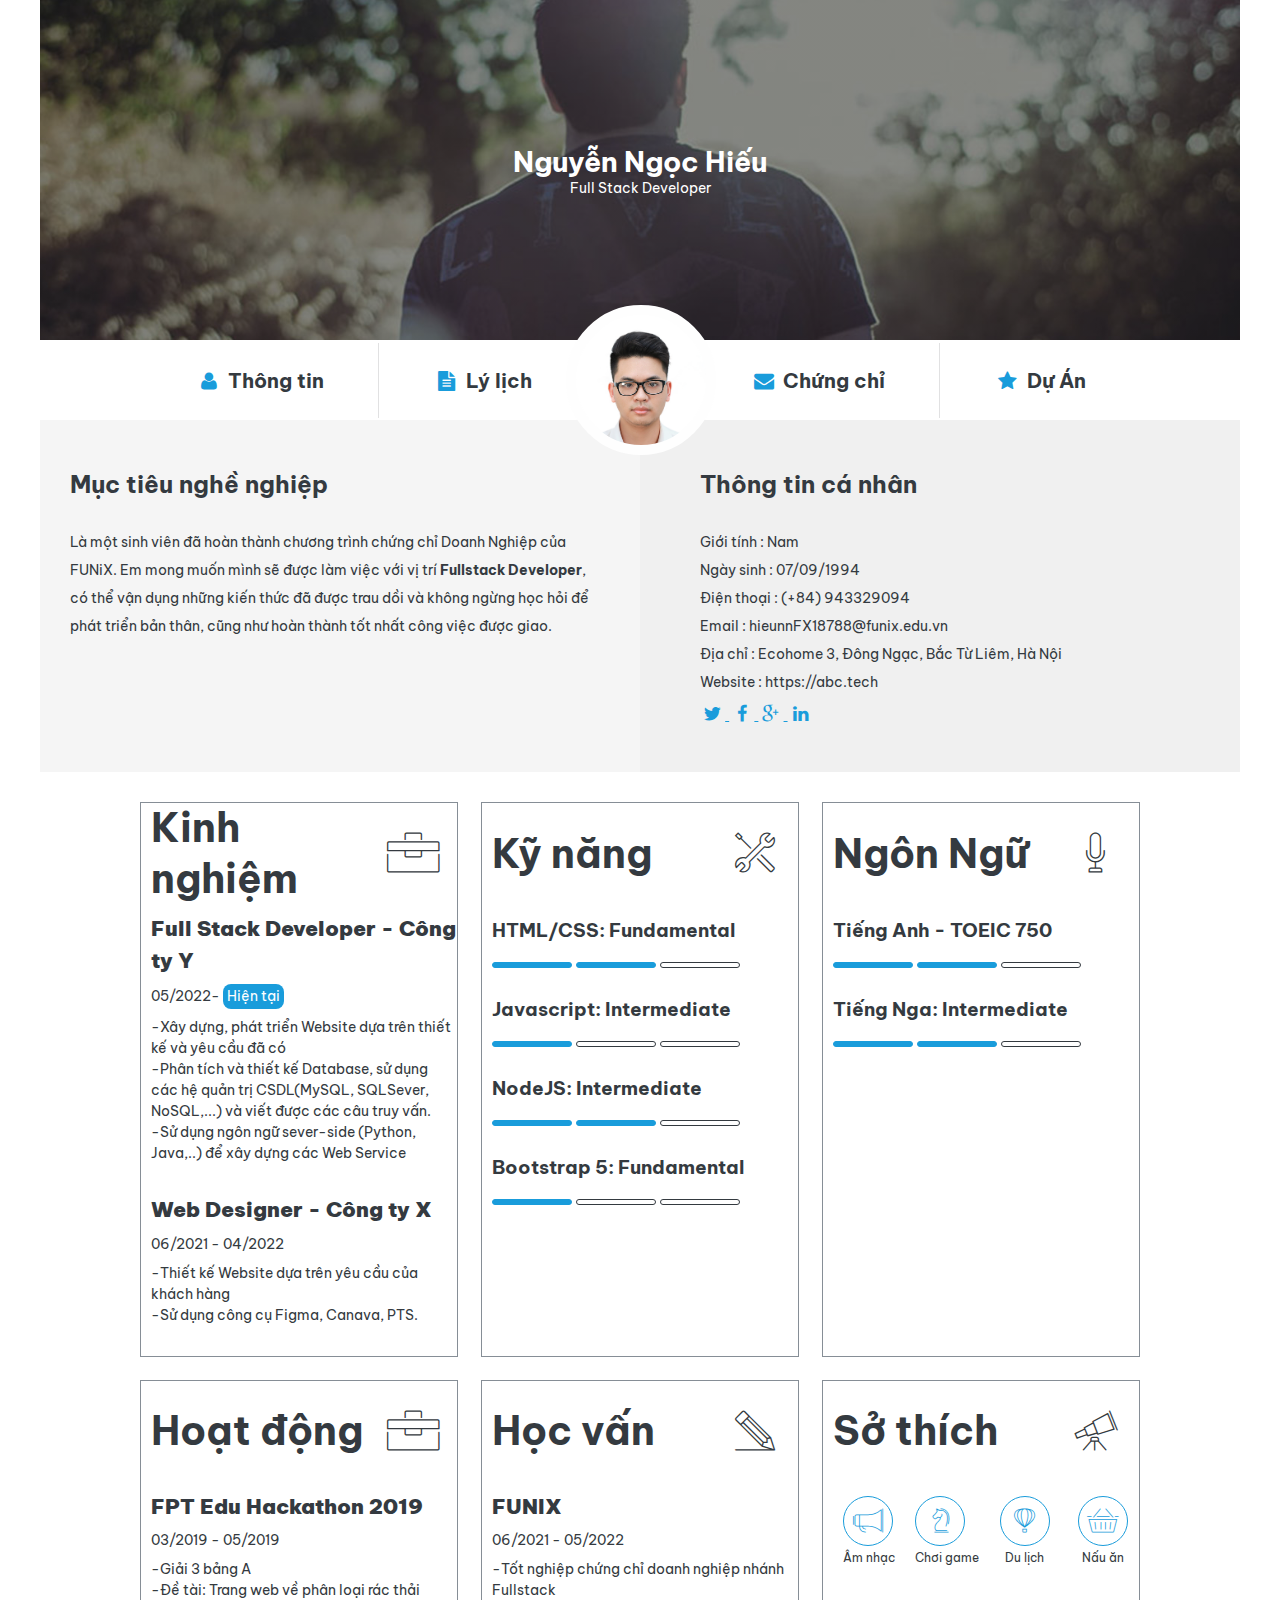
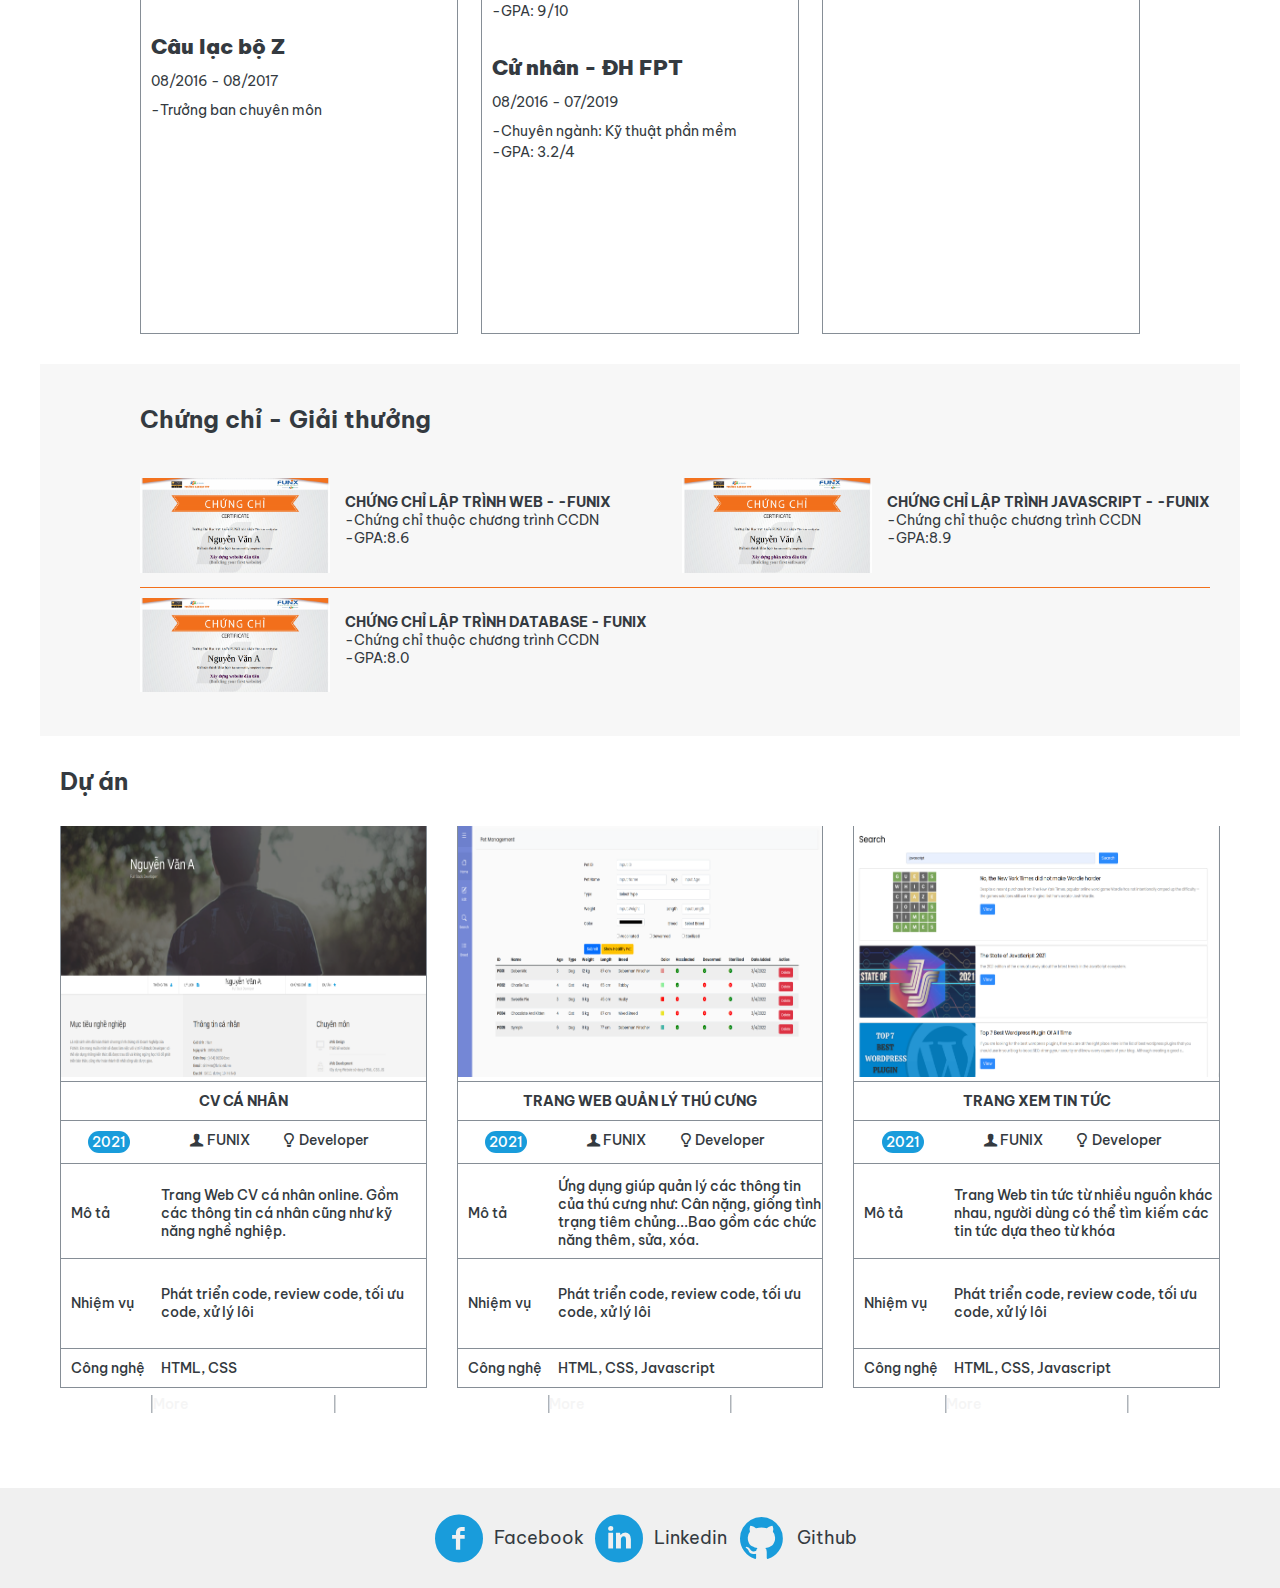
<file: index.html>
<!DOCTYPE html>
<html lang="en">
  <head>
    <meta charset="UTF-8" />
    <meta http-equiv="X-UA-Compatible" content="IE=edge" />
    <meta name="viewport" content="width=device-width, initial-scale=1.0" />
    <link href="https://cdn.jsdelivr.net/npm/bootstrap@5.0.2/dist/css/bootstrap.min.css" rel="stylesheet" integrity="sha384-EVSTQN3/azprG1Anm3QDgpJLIm9Nao0Yz1ztcQTwFspd3yD65VohhpuuCOmLASjC" crossorigin="anonymous">
    <link rel="stylesheet" href="./css/laptop.css">
    <link rel="stylesheet" href="./css/tablet.css">
    <link rel="stylesheet" href="./css/mobile.css" />
    <link rel="stylesheet" href="./css/font.css" />
    <link rel="preconnect" href="https://fonts.googleapis.com" />
    <link rel="preconnect" href="https://fonts.gstatic.com" crossorigin />
    <link
      href="https://fonts.googleapis.com/css2?family=Be+Vietnam+Pro:wght@400;500;600;700&display=swap"
      rel="stylesheet"
    />
    <title>Assignment 03</title>
  </head>
  <body>
    <div id="banner">
      <div class="banner-img container">
				<div class="text-banner">
					<h1>Nguyễn Ngọc Hiếu</h1>
					<span>Full Stack Developer</span>
				</div>
			</div>
    </div>
    <section class="container" id="nav-bar">
      <nav class="container nav-container">
        <div class="nav-items nav-items--right-border">
          <i class="icon-user"></i>
          <a href="#">Thông tin</a>
        </div>
        <div class="nav-items nav-items--right-border">
          <i class="icon-doc-text-inv"></i>
          <a href="#">Lý lịch</a>
        </div>
        <div class="nav-avatar nav-items">
          <div class="nav-img"></div>
        </div>
        <div class="nav-items nav-items--left-border">
          <i class="icon-mail-alt"></i>
          <a href="#">Chứng chỉ</a>
        </div>
        <div class="nav-items nav-items--left-border">
          <i class="icon-star-1"></i>
          <a href="#">Dự Án</a>
        </div>
      </nav>
    </section>
    <section id="about">
      <div class="container container-grid">
        <div id="target">
          <h1 class="section-title">Mục tiêu nghề nghiệp</h1>
          <p>
            Là một sinh viên đã hoàn thành chương trình chứng chỉ Doanh Nghiệp
            của FUNiX. Em mong muốn mình sẽ được làm việc với vị trí
            <b>Fullstack Developer</b>, có thể vận dụng những kiến thức đã được
            trau dồi và không ngừng học hỏi để phát triển bản thân, cũng như
            hoàn thành tốt nhất công việc được giao.
          </p>
        </div>
        <div id="personal-info">
          <h1 class="section-title">Thông tin cá nhân</h1>
          <ul class="mt-40 info">
            <li><span>Giới tính</span> : Nam</li>
            <li><span>Ngày sinh</span> : 07/09/1994</li>
            <li><span>Điện thoại</span> : (+84) 943329094</li>
            <li><span>Email</span> : hieunnFX18788@funix.edu.vn</li>
            <li><span>Địa chỉ</span> : Ecohome 3, Đông Ngạc, Bắc Từ Liêm, Hà Nội</li>
            <li><span>Website</span> : https://abc.tech</li>
          </ul>
          <div class="info-social">
            <a href="#" class="icon-social">
              <i class="icon-twitter"></i>
            </a>
            <a href="#" class="icon-social">
              <i class="icon-facebook"></i>
            </a>
            <a href="#" class="icon-social">
              <i class="icon-gplus"></i>
            </a>
            <a href="#" class="icon-social">
              <i class="icon-linkedin"></i>
            </a>
          </div>
        </div>
      </div>
    </section>
    <section id="job-info" class="container">
      <div class="container job-info-grid">
        <div class="job-info-grid-items">
          <div class="info-header">
            <h1>Kinh nghiệm</h1>
          </div>
          <div class="info-icon">
            <i class="ic-toolbox"></i>
          </div>
          <div class="info-content">
            <ul>
              <li>
                <h2><strong>Full Stack Developer - Công ty Y</strong></h2>
                <div class="info-time">
                  <span>05/2022-</span>
                  <div class="text-effect">Hiện tại</div>
                </div>
                <p>
                  -Xây dựng, phát triển Website dựa trên thiết kế và yêu cầu đã
                  có
                  <br />
                  -Phân tích và thiết kế Database, sử dụng các hệ quản trị
                  CSDL(MySQL, SQLSever, NoSQL,...) và viết được các câu truy
                  vấn.
                  <br />
                  -Sử dụng ngôn ngữ sever-side (Python, Java,..) để xây dựng các
                  Web Service <br />
                </p>
              </li>
              <li>
                <h2><strong>Web Designer - Công ty X</strong></h2>
                <div class="info-time">
                  <span>06/2021 - 04/2022</span>
                </div>
                <p>
                  -Thiết kế Website dựa trên yêu cầu của khách hàng
                  <br />
                  -Sử dụng công cụ Figma, Canava, PTS.
                  <br />
                </p>
              </li>
            </ul>
          </div>
        </div>
        <div class="job-info-grid-items">
          <div class="info-header">
            <h1>Kỹ năng</h1>
          </div>
          <div class="info-icon">
            <i class="ic-tools-2"></i>
          </div>
          <div class="info-content">
            <div class="skill-container">
              <h3 class="skill-header">HTML/CSS: Fundamental</h3>
              <div class="sikll-ilus">
                <span class="ilus-icon ilus-icon--blue"></span>
                <span class="ilus-icon ilus-icon--blue"></span>
                <span class="ilus-icon"></span>
              </div>
            </div>

            <div class="skill-container">
              <h3 class="skill-header">Javascript: Intermediate</h3>
              <div class="sikll-ilus">
                <span class="ilus-icon ilus-icon--blue"></span>
                <span class="ilus-icon"></span>
                <span class="ilus-icon"></span>
              </div>
            </div>

            <div class="skill-container">
              <h3 class="skill-header">NodeJS: Intermediate</h3>
              <div class="sikll-ilus">
                <span class="ilus-icon ilus-icon--blue"></span>
                <span class="ilus-icon ilus-icon--blue"></span>
                <span class="ilus-icon"></span>
              </div>
            </div>

            <div class="skill-container">
              <h3 class="skill-header">Bootstrap 5: Fundamental</h3>
              <div class="sikll-ilus">
                <span class="ilus-icon ilus-icon--blue"></span>
                <span class="ilus-icon"></span>
                <span class="ilus-icon"></span>
              </div>
            </div>
          </div>
        </div>
        <div class="job-info-grid-items">
          <div class="info-header">
            <h1>Ngôn Ngữ</h1>
          </div>
          <div class="info-icon">
            <i class="ic-mic"></i>
          </div>
          <div class="info-content">
            <div class="skill-container">
              <h3 class="skill-header">Tiếng Anh - TOEIC 750</h3>
              <div class="sikll-ilus">
                <span class="ilus-icon ilus-icon--blue"></span>
                <span class="ilus-icon ilus-icon--blue"></span>
                <span class="ilus-icon"></span>
              </div>
            </div>

            <div class="skill-container">
              <h3 class="skill-header">Tiếng Nga: Intermediate</h3>
              <div class="sikll-ilus">
                <span class="ilus-icon ilus-icon--blue"></span>
                <span class="ilus-icon ilus-icon--blue"></span>
                <span class="ilus-icon"></span>
              </div>
            </div>
          </div>
        </div>
        <div class="job-info-grid-items">
          <div class="info-header">
            <h1>Hoạt động</h1>
          </div>
          <div class="info-icon">
            <i class="ic-toolbox"></i>
          </div>
          <div class="info-content">
            <ul>
              <li>
                <h2><strong>FPT Edu Hackathon 2019</strong></h2>
                <div class="info-time">
                  <span>03/2019 - 05/2019</span>
                </div>
                <p>
                  -Giải 3 bảng A
                  <br />
                  -Đề tài: Trang web về phân loại rác thải
                  <br />
                </p>
              </li>
              <li>
                <h2><strong>Câu lạc bộ Z</strong></h2>
                <div class="info-time">
                  <span>08/2016 - 08/2017</span>
                </div>
                <p>-Trưởng ban chuyên môn</p>
              </li>
            </ul>
          </div>
        </div>
        <div class="job-info-grid-items">
          <div class="info-header">
            <h1>Học vấn</h1>
          </div>
          <div class="info-icon">
            <i class="ic-pencil"></i>
          </div>
          <div class="info-content">
            <ul>
              <li>
                <h2><strong>FUNIX</strong></h2>
                <div class="info-time">
                  <span>06/2021 - 05/2022</span>
                </div>
                <p>
                  -Tốt nghiệp chứng chỉ doanh nghiệp nhánh Fullstack
                  <br />
                  -GPA: 9/10
                  <br />
                </p>
              </li>
              <li>
                <h2><strong>Cử nhân - ĐH FPT</strong></h2>
                <div class="info-time">
                  <span>08/2016 - 07/2019</span>
                </div>
                <p>
                  -Chuyên ngành: Kỹ thuật phần mềm
                  <br />
                  -GPA: 3.2/4
                  <br />
                </p>
              </li>
            </ul>
          </div>
        </div>
        <div class="job-info-grid-items">
          <div class="info-header">
            <h1>Sở thích</h1>
          </div>
          <div class="info-icon">
            <i class="ic-telescope"></i>
          </div>
          <div class="info-content hobby-grid">
            <div class="hobby-items">
              <div class="hobby-icon"><i class="ic-megaphone"></i><br /></div>
              <div class="hobby-text">Âm nhạc</div>
            </div>

            <div class="hobby-items">
              <div class="hobby-icon"><i class="ic-strategy"></i><br /></div>
              <div class="hobby-text">Chơi game</div>
            </div>

            <div class="hobby-items">
              <div class="hobby-icon">
                <i class="ic-hotairballoon"></i><br />
              </div>
              <div class="hobby-text">Du lịch</div>
            </div>

            <div class="hobby-items">
              <div class="hobby-icon"><i class="ic-basket"></i><br /></div>
              <div class="hobby-text">Nấu ăn</div>
            </div>
          </div>
        </div>
      </div>
    </section>
    <section id="certificate">
      <div class="container certificate-container">
        <h1 class="section-title">Chứng chỉ - Giải thưởng</h1>

        <div class="line1">
          <div class="block block-border-mobile block-border-tablet">
            <div class="block-img">
              <img class="img-pic" src="images/Cert_DBI.png" alt="Certificate 1" />
            </div>
            <p class="block-text">
              <strong>CHỨNG CHỈ LẬP TRÌNH WEB - -FUNIX</strong><br />
              -Chứng chỉ thuộc chương trình CCDN <br />
              -GPA:8.6 <br />
            </p>
          </div>
          <div class="block block-border-mobile">
            <div class="block-img">
              <img class="img-pic" src="images/Cert_PRF.png" alt="Certificate 2" />
            </div>
            <p class="block-text">
              <strong>CHỨNG CHỈ LẬP TRÌNH JAVASCRIPT - -FUNIX</strong><br />
              -Chứng chỉ thuộc chương trình CCDN <br />
              -GPA:8.9 <br />
            </p>
          </div>
        </div>
        <div class="line2">
          <div class="block block-border-mobile">
            <div block-img>
              <img class="img-pic" src="images/Cert_WEB.png" alt="Certificate 3" />
            </div>
            <p class="block-text">
              <strong>CHỨNG CHỈ LẬP TRÌNH DATABASE - FUNIX</strong><br />
              -Chứng chỉ thuộc chương trình CCDN <br />
              -GPA:8.0 <br />
            </p>
          </div>
        </div>
      </div>
    </section>
    <section id="project">
      <div class="container ">
				<h1 class="project-section-title">Dự án</h1>
				<div class="container project-grid">
<!-- Project 1 -->
<div class="project1">
	<div class="project-img">
		<img src="images/project_1.png" alt="Project 1">
	</div>
	<div class="project-title">
		<strong>

			CV CÁ NHÂN
		</strong>
	</div>
  <!-- test project1-line3  -->
  <div class="project1-line3">
	
		<div class="project-time">2021</div>
    <div class="wrap">

      <div class="project-company">
        <i class="icon-user-1"></i>
        <div>FUNIX</div>
      </div>
      <div class="project-position">
        <i class="icon-lamp"></i>
        <div>Developer</div>
      </div>
    </div>
	
</div>
	<div class="project-line4">
		<div class="line4-left">Mô tả</div>
		<div class="line4-right">
			<span class="project-des">
				Trang Web CV cá nhân online. Gồm các thông tin cá nhân cũng như kỹ năng nghề nghiệp.
			</span>
		</div>
		<div class="line4-left">Nhiệm vụ</div>
		<div class="line4-right">
			<span>
				Phát triển code, review code, tối ưu code, xử lý lôi
			</span>
		</div>
		<div class="line4-left">Công nghệ</div>
		<div class="line4-right">
			<span>
				HTML, CSS
			</span>
		</div>
	</div>
  <!-- advance button -->
  <div class="btn btn-primary">
    <a href="Advance/project1.html">More</a>
  </div>
</div>
<!-- Project 2 -->
<div class="project1">
	<div class="project-img">
		<img src="images/project_2.png" alt="Project 2">
	</div>
	<div class="project-title">
		<strong>

			TRANG WEB QUẢN LÝ THÚ CƯNG
		</strong>
	</div>
<div class="project1-line3">
	
		<div class="project-time">2021</div>
    <div class="wrap">

      <div class="project-company">
        <i class="icon-user-1"></i>
        <div>FUNIX</div>
      </div>
      <div class="project-position">
        <i class="icon-lamp"></i>
        <div>Developer</div>
      </div>
    </div>
	
</div>
	<div class="project-line4">
		<div class="line4-left">Mô tả</div>
		<div class="line4-right">
			<span class="project-des">
				Ứng dụng giúp quản lý các thông tin của thú cưng như: Cân nặng, giống
				tình trạng tiêm chủng...Bao gồm các chức năng thêm, sửa, xóa.
			</span>
		</div>
		<div class="line4-left">Nhiệm vụ</div>
		<div class="line4-right">
			<span>
				Phát triển code, review code, tối ưu code, xử lý lôi
			</span>
		</div>
		<div class="line4-left">Công nghệ</div>
		<div class="line4-right">
			<span>
				HTML, CSS, Javascript
			</span>
		</div>
	</div>
   <!-- advance button -->
   <div class="btn btn-primary">
    <a href="Advance/project2.html">More</a>
  </div>
</div>
<!-- Project 3 -->
<div class="project1">
	<div class="project-img">
		<img src="images/project_3.png" alt="Project 3">
	</div>
	<div class="project-title">
		<strong>

			TRANG XEM TIN TỨC
		</strong>
	</div>
  <div class="project1-line3">
	
		<div class="project-time">2021</div>
    <div class="wrap">

      <div class="project-company">
        <i class="icon-user-1"></i>
        <div>FUNIX</div>
      </div>
      <div class="project-position">
        <i class="icon-lamp"></i>
        <div>Developer</div>
      </div>
    </div>
	
</div>
	<div class="project-line4">
		<div class="line4-left">Mô tả</div>
		<div class="line4-right">
			<span class="project-des">
				Trang Web tin tức từ nhiều nguồn khác nhau, người dùng có thể tìm
				kiếm các tin tức dựa theo từ khóa
			</span>
		</div>
		<div class="line4-left">Nhiệm vụ</div>
		<div class="line4-right">
			<span>
				Phát triển code, review code, tối ưu code, xử lý lôi
			</span>
		</div>
		<div class="line4-left">Công nghệ</div>
		<div class="line4-right">
			<span>
				HTML, CSS, Javascript
			</span>
		</div>
	</div>
   <!-- advance button -->
   <div class="btn btn-primary">
    <a href="Advance/project3.html">More</a>
  </div>
</div>
        
    </section>
    <section id="footer">
      <div class="footer-container">
        <ul>
          <li>
						<a href="#">

							<i class="icon-facebook-circled footer-icon"></i>
						<div class="footer-text">
							Facebook
						</div>
						</a>
					</li>
          <li>
						<a href="#">

							<i class="icon-linkedin-circled footer-icon"></i>
							<div class="footer-text">
								Linkedin
							</div>
						</a>
					</li>
          <li>
						<a href="#">

							<i class="icon-github-circled footer-icon"></i>
							<div class="footer-text">
								Github
							</div>
						</a>
					</li>
        </ul>
      </div>
    </section>
    <script src="https://cdn.jsdelivr.net/npm/@popperjs/core@2.9.2/dist/umd/popper.min.js" integrity="sha384-IQsoLXl5PILFhosVNubq5LC7Qb9DXgDA9i+tQ8Zj3iwWAwPtgFTxbJ8NT4GN1R8p" crossorigin="anonymous"></script>
<script src="https://cdn.jsdelivr.net/npm/bootstrap@5.0.2/dist/js/bootstrap.min.js" integrity="sha384-cVKIPhGWiC2Al4u+LWgxfKTRIcfu0JTxR+EQDz/bgldoEyl4H0zUF0QKbrJ0EcQF" crossorigin="anonymous"></script>
  </body>
</html>
</file>
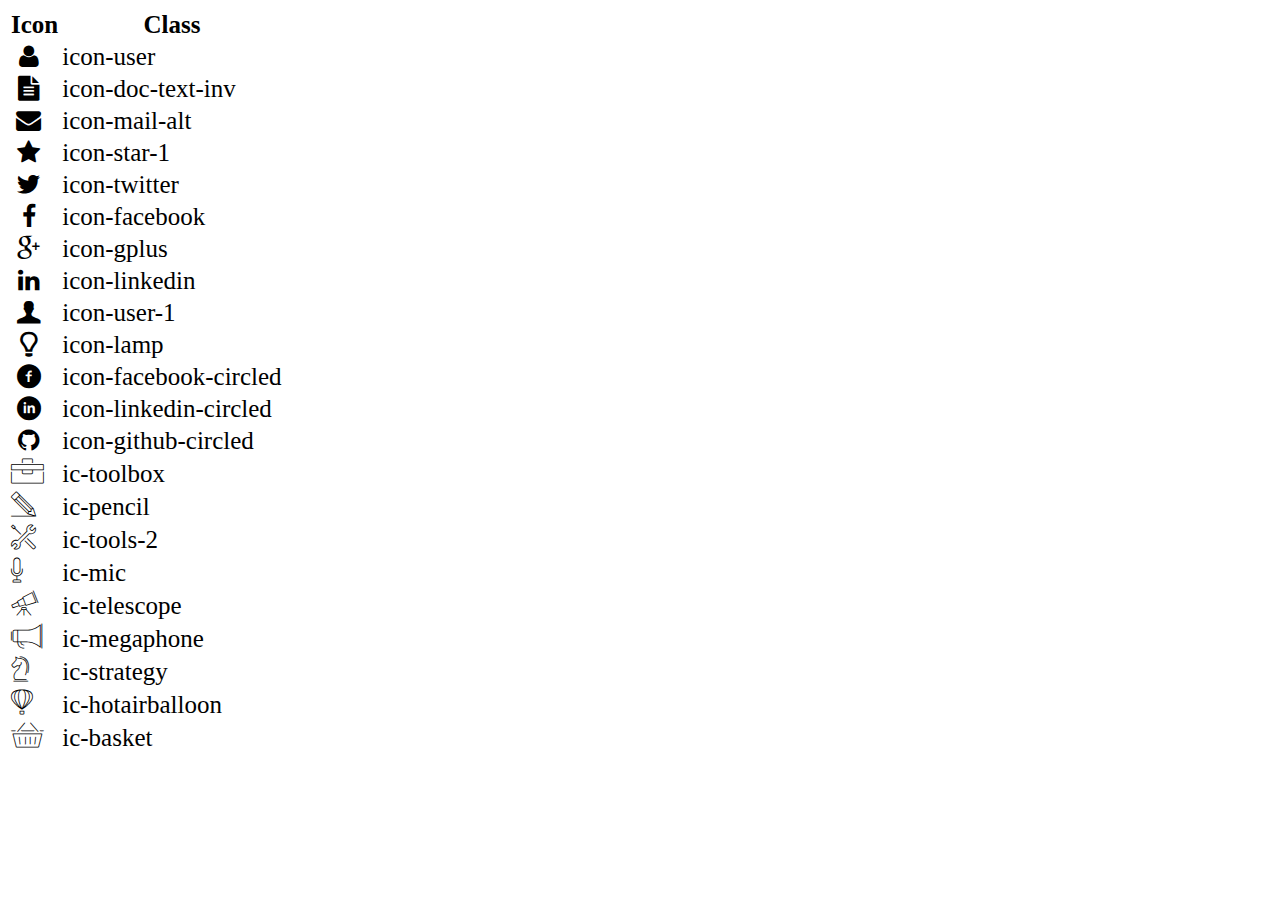
<file: icon-list.html>
<!DOCTYPE html>
<html lang="en">

<head>
    <meta charset="UTF-8">
    <meta http-equiv="X-UA-Compatible" content="IE=edge">
    <meta name="viewport" content="width=device-width, initial-scale=1.0">
    <link rel="stylesheet" href="css/font.css">
    <title>Icon List</title>
</head>

<body>
    <table style="font-size: 25px;">
        <thead>
            <tr>
                <th>Icon</th>
                <th>Class</th>
            </tr>
        </thead>
        <tbody>
            <tr>
                <td><i class="icon-user"></i></td>
                <td>icon-user</td>
            </tr>
            <tr>
                <td><i class="icon-doc-text-inv"></i></td>
                <td>icon-doc-text-inv</td>
            </tr>
            <tr>
                <td><i class="icon-mail-alt"></i></td>
                <td>icon-mail-alt</td>
            </tr>
            <tr>
                <td><i class="icon-star-1"></i></td>
                <td>icon-star-1</td>
            </tr>
            <tr>
                <td><i class="icon-twitter"></i></td>
                <td>icon-twitter</td>
            </tr>
            <tr>
                <td><i class="icon-facebook"></i></td>
                <td>icon-facebook</td>
            </tr>
            <tr>
                <td><i class="icon-gplus"></i></td>
                <td>icon-gplus</td>
            </tr>
            <tr>
                <td><i class="icon-linkedin"></i></td>
                <td>icon-linkedin</td>
            </tr>
            <tr>
                <td><i class="icon-user-1"></i></td>
                <td>icon-user-1</td>
            </tr>
            <tr>
                <td><i class="icon-lamp"></i></td>
                <td>icon-lamp</td>
            </tr>
            <tr>
                <td><i class="icon-facebook-circled"></i></td>
                <td>icon-facebook-circled</td>
            </tr>
            <tr>
                <td><i class="icon-linkedin-circled"></i></td>
                <td>icon-linkedin-circled</td>
            </tr>
            <tr>
                <td><i class="icon-github-circled"></i></td>
                <td>icon-github-circled</td>
            </tr>
            <tr>
                <td><i class="ic-toolbox"></i></td>
                <td>ic-toolbox</td>
            </tr>
            <tr>
                <td><i class="ic-pencil"></i></td>
                <td>ic-pencil</td>
            </tr>
            <tr>
                <td><i class="ic-tools-2"></i></td>
                <td>ic-tools-2</td>
            </tr>

            <tr>
                <td><i class="ic-mic"></i></td>
                <td>ic-mic</td>
            </tr>
            <tr>
                <td><i class="ic-telescope"></i></td>
                <td>ic-telescope</td>
            </tr>
            <tr>
                <td><i class="ic-megaphone"></i></td>
                <td>ic-megaphone</td>
            </tr>
            <tr>
                <td><i class="ic-strategy"></i></td>
                <td>ic-strategy</td>
            </tr>
            <tr>
                <td><i class="ic-hotairballoon"></i></td>
                <td>ic-hotairballoon</td>
            </tr>
            <tr>
                <td><i class="ic-basket"></i></td>
                <td>ic-basket</td>
            </tr>
        </tbody>
    </table>
</body>

</html>
</file>
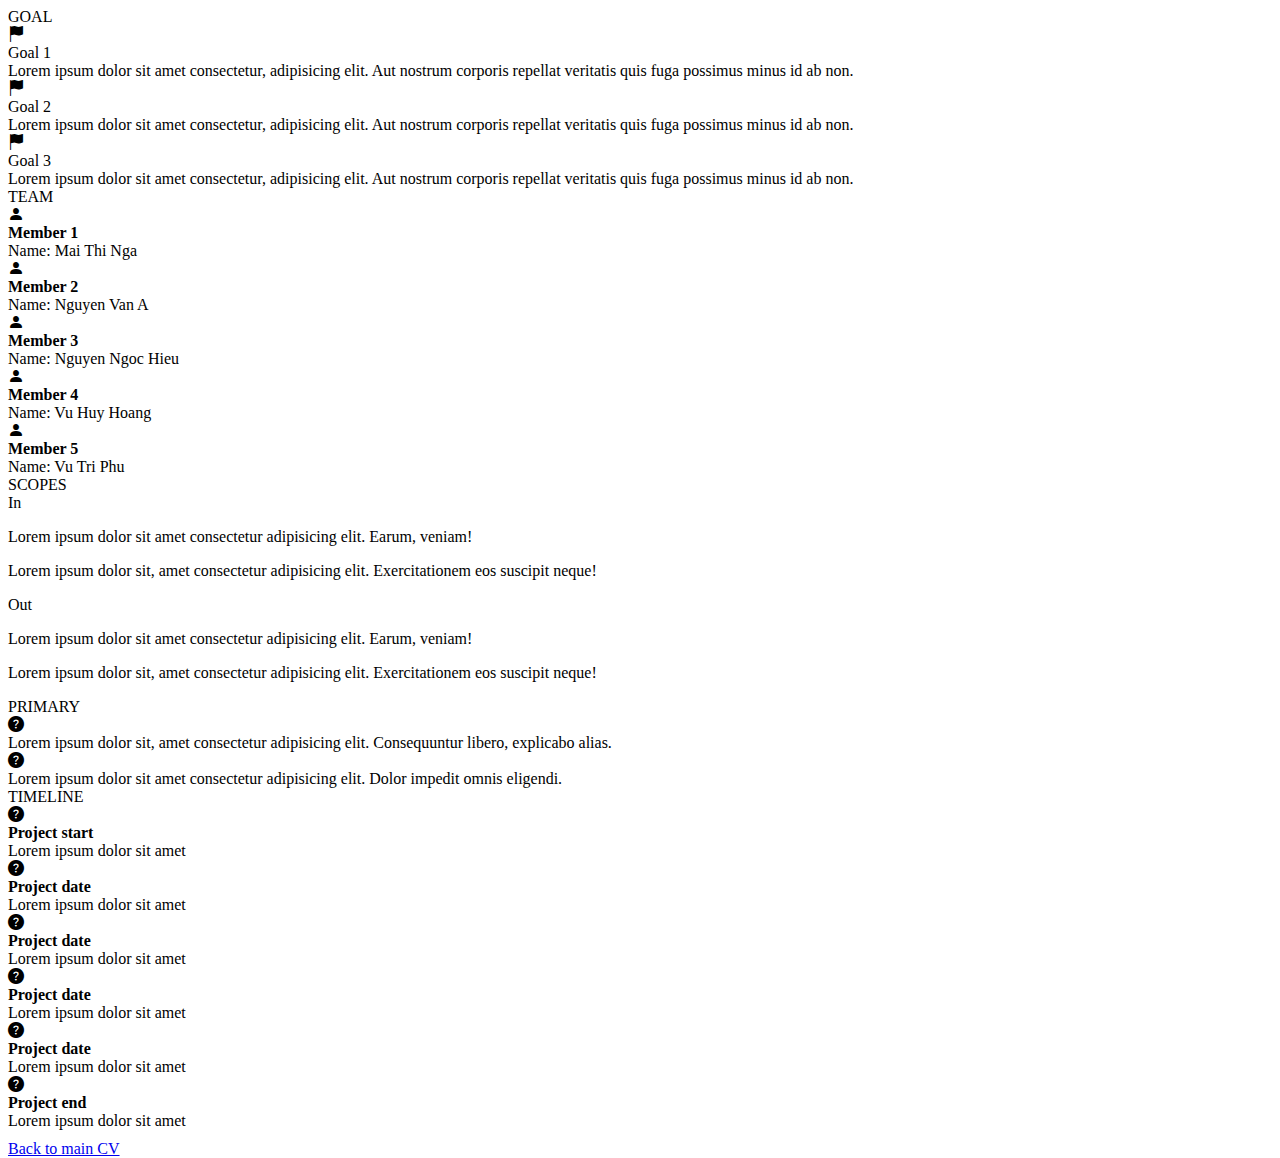
<file: Advance/project1.html>
<!DOCTYPE html>
<html lang="en">
  <head>
    <meta charset="UTF-8" />
    <meta http-equiv="X-UA-Compatible" content="IE=edge" />
    <meta name="viewport" content="width=device-width, initial-scale=1.0" />
    <title>Project 1</title>
    <!-- CSS bootstrap5 -->
    <link
      href="https://cdn.jsdelivr.net/npm/bootstrap@5.0.2/dist/css/bootstrap.min.css"
      rel="stylesheet"
      integrity="sha384-EVSTQN3/azprG1Anm3QDgpJLIm9Nao0Yz1ztcQTwFspd3yD65VohhpuuCOmLASjC"
      crossorigin="anonymous"
    />
    <link
      rel="stylesheet"
      href="https://cdn.jsdelivr.net/npm/bootstrap-icons@1.9.1/font/bootstrap-icons.css"
    />
    <script
      src="https://cdn.jsdelivr.net/npm/bootstrap@5.0.2/dist/js/bootstrap.bundle.min.js"
      integrity="sha384-MrcW6ZMFYlzcLA8Nl+NtUVF0sA7MsXsP1UyJoMp4YLEuNSfAP+JcXn/tWtIaxVXM"
      crossorigin="anonymous"
    ></script>
  </head>
  <body>
    <div class="container bg-primary border border-5 border-primary">
      <div class="row d-block d-lg-flex">
        <div class="col">
          <div class="row d-block d-lg-flex">
            <!-- Block 1: Goal -->
            <div class="col bg-light mb-1 me-lg-1">
              <div>
                <div
                  class="fw-bold fs-4 border-bottom border-primary pb-2 mb-2"
                >
                  GOAL
                </div>
                <div class="d-flex justify-content-center align-items-center">
                  <div class="">
                    <i class="bi bi-flag-fill fs-3 px-3"></i>
                  </div>
                  <div class="border-bottom border-primary pb-2 mb-2">
                    <span class="fw-bold"> Goal 1 </span> <br />
                    Lorem ipsum dolor sit amet consectetur, adipisicing elit.
                    Aut nostrum corporis repellat veritatis quis fuga possimus
                    minus id ab non.
                  </div>
                </div>
                <div class="d-flex justify-content-center align-items-center">
                  <div class="">
                    <i class="bi bi-flag-fill fs-3 px-3"></i>
                  </div>
                  <div class="border-bottom border-primary pb-2 mb-2">
                    <span class="fw-bold"> Goal 2 </span> <br />
                    Lorem ipsum dolor sit amet consectetur, adipisicing elit.
                    Aut nostrum corporis repellat veritatis quis fuga possimus
                    minus id ab non.
                  </div>
                </div>
                <div class="d-flex justify-content-center align-items-center">
                  <div class="">
                    <i class="bi bi-flag-fill fs-3 px-3"></i>
                  </div>
                  <div class="pb-2 mb-2">
                    <span class="fw-bold"> Goal 3 </span> <br />
                    Lorem ipsum dolor sit amet consectetur, adipisicing elit.
                    Aut nostrum corporis repellat veritatis quis fuga possimus
                    minus id ab non.
                  </div>
                </div>
              </div>
            </div>
            <!-- Block 2: Team -->
            <div class="col-lg-4 bg-light mb-1 me-lg-1">
              <div class="fw-bold fs-4 border-bottom border-primary pb-2 mb-2">
                TEAM
              </div>
              <div class="d-flex justify-content-start py-2">
                <div class="d-flex align-items-center">
                  <i class="bi bi-person-fill fs-3 px-3"></i>
                </div>
                <div class="d-flex align-items-center">
                  <span>
                    <strong> Member 1 <br /> </strong>
                    Name: Mai Thi Nga
                  </span>
                </div>
              </div>
              <div class="d-flex justify-content-start py-2">
                <div class="d-flex align-items-center">
                  <i class="bi bi-person-fill fs-3 px-3"></i>
                </div>
                <div class="d-flex align-items-center">
                  <span>
                    <strong> Member 2 <br /> </strong>
                    Name: Nguyen Van A
                  </span>
                </div>
              </div>
              <div class="d-flex justify-content-start py-2">
                <div class="d-flex align-items-center">
                  <i class="bi bi-person-fill fs-3 px-3"></i>
                </div>
                <div class="d-flex align-items-center">
                  <span>
                    <strong> Member 3 <br /> </strong>
                    Name: Nguyen Ngoc Hieu
                  </span>
                </div>
              </div>
              <div class="d-flex justify-content-start py-2">
                <div class="d-flex align-items-center">
                  <i class="bi bi-person-fill fs-3 px-3"></i>
                </div>
                <div class="d-flex align-items-center">
                  <span>
                    <strong> Member 4 <br /> </strong>
                    Name: Vu Huy Hoang
                  </span>
                </div>
              </div>
              <div class="d-flex justify-content-start py-2">
                <div class="d-flex align-items-center">
                  <i class="bi bi-person-fill fs-3 px-3"></i>
                </div>
                <div class="d-flex align-items-center">
                  <span>
                    <strong> Member 5 <br /> </strong>
                    Name: Vu Tri Phu
                  </span>
                </div>
              </div>
            </div>
          </div>

          <div class="row d-block d-lg-flex">
            <!-- Block 3: Scopes -->
            <div class="col bg-light mb-1 mb-lg-0 me-lg-1">
              <div class="fw-bold fs-4 border-bottom border-primary pb-2 mb-2">
                SCOPES
              </div>
              <div>
                <div class="d-flex justify-content-center align-items-center">
                  <div>
                    <span class="fw-bold fs-5">In</span>
                    <p>
                      Lorem ipsum dolor sit amet consectetur adipisicing elit.
                      Earum, veniam!
                    </p>
                    <p>
                      Lorem ipsum dolor sit, amet consectetur adipisicing elit.
                      Exercitationem eos suscipit neque!
                    </p>
                  </div>
                  <div>
                    <span class="fw-bold fs-5">Out</span>
                    <p>
                      Lorem ipsum dolor sit amet consectetur adipisicing elit.
                      Earum, veniam!
                    </p>
                    <p>
                      Lorem ipsum dolor sit, amet consectetur adipisicing elit.
                      Exercitationem eos suscipit neque!
                    </p>
                  </div>
                </div>
              </div>
            </div>
            <!-- Block 4: Primary -->
            <div class="col-lg-4 bg-light mb-1 mb-lg-0 me-lg-1">
              <div class="col bg-light mb-1 me-lg-1">
                <div
                  class="fw-bold fs-4 border-bottom border-primary pb-2 mb-2"
                >
                  PRIMARY
                </div>
                <div class="d-flex justify-content-start">
                  <div class="d-flex align-items-center py-3">
                    <i class="bi bi-question-circle-fill fs-3 px-3"></i>
                  </div>
                  <div class="d-flex align-items-center">
                    <span>
                      Lorem ipsum dolor sit, amet consectetur adipisicing elit.
                      Consequuntur libero, explicabo alias.
                    </span>
                  </div>
                </div>
                <div class="d-flex justify-content-start">
                  <div class="d-flex align-items-center py-3">
                    <i class="bi bi-question-circle-fill fs-3 px-3"></i>
                  </div>
                  <div class="d-flex align-items-center">
                    <span>
                      Lorem ipsum dolor sit amet consectetur adipisicing elit.
                      Dolor impedit omnis eligendi.
                    </span>
                  </div>
                </div>
              </div>
            </div>
          </div>
        </div>
        <!-- Block 5: Timeline -->
        <div class="col-lg-3 bg-light col-md">
          <div class="fw-bold fs-4 border-bottom border-primary pb-2 mb-2">
            TIMELINE
          </div>
          <div class="d-flex justify-content-start">
            <div class="d-flex align-items-center">
              <i class="bi bi-question-circle-fill fs-3 px-3"></i>
            </div>
            <div class="d-flex align-items-center">
              <span class="py-3">
                <strong> Project start <br /></strong>
                Lorem ipsum dolor sit amet
              </span>
            </div>
          </div>
          <div class="d-flex justify-content-start">
            <div class="d-flex align-items-center">
              <i class="bi bi-question-circle-fill fs-3 px-3"></i>
            </div>
            <div class="d-flex align-items-center">
              <span class="py-3">
                <strong> Project date <br /></strong>
                Lorem ipsum dolor sit amet
              </span>
            </div>
          </div>

          <div class="d-flex justify-content-start">
            <div class="d-flex align-items-center">
              <i class="bi bi-question-circle-fill fs-3 px-3"></i>
            </div>
            <div class="d-flex align-items-center">
              <span class="py-3">
                <strong> Project date <br /></strong>
                Lorem ipsum dolor sit amet
              </span>
            </div>
          </div>

          <div class="d-flex justify-content-start">
            <div class="d-flex align-items-center">
              <i class="bi bi-question-circle-fill fs-3 px-3"></i>
            </div>
            <div class="d-flex align-items-center">
              <span class="py-3">
                <strong> Project date <br /></strong>
                Lorem ipsum dolor sit amet
              </span>
            </div>
          </div>

          <div class="d-flex justify-content-start">
            <div class="d-flex align-items-center">
              <i class="bi bi-question-circle-fill fs-3 px-3"></i>
            </div>
            <div class="d-flex align-items-center">
              <span class="py-3">
                <strong> Project date <br /></strong>
                Lorem ipsum dolor sit amet
              </span>
            </div>
          </div>

          <div class="d-flex justify-content-start">
            <div class="d-flex align-items-center">
              <i class="bi bi-question-circle-fill fs-3 px-3"></i>
            </div>
            <div class="d-flex align-items-center">
              <span class="py-3">
                <strong> Project end <br /></strong>
                Lorem ipsum dolor sit amet
              </span>
            </div>
          </div>
        </div>
      </div>
    </div>
    <!-- Block 6: Button Back -->
    <div class="btn btn-primary" style="
    position: relative;
    left: 50%;
    transform: translate(-50%, 10px);">
        <a href="../index.html" class="text-decoration-none text-white""
          >Back to main CV</a>
    </div>
    <!-- Js Bootstrap 5 -->
    <script
      src="https://cdn.jsdelivr.net/npm/@popperjs/core@2.9.2/dist/umd/popper.min.js"
      integrity="sha384-IQsoLXl5PILFhosVNubq5LC7Qb9DXgDA9i+tQ8Zj3iwWAwPtgFTxbJ8NT4GN1R8p"
      crossorigin="anonymous"
    ></script>
    <script
      src="https://cdn.jsdelivr.net/npm/bootstrap@5.0.2/dist/js/bootstrap.min.js"
      integrity="sha384-cVKIPhGWiC2Al4u+LWgxfKTRIcfu0JTxR+EQDz/bgldoEyl4H0zUF0QKbrJ0EcQF"
      crossorigin="anonymous"
    ></script>
  </body>
</html>
</file>
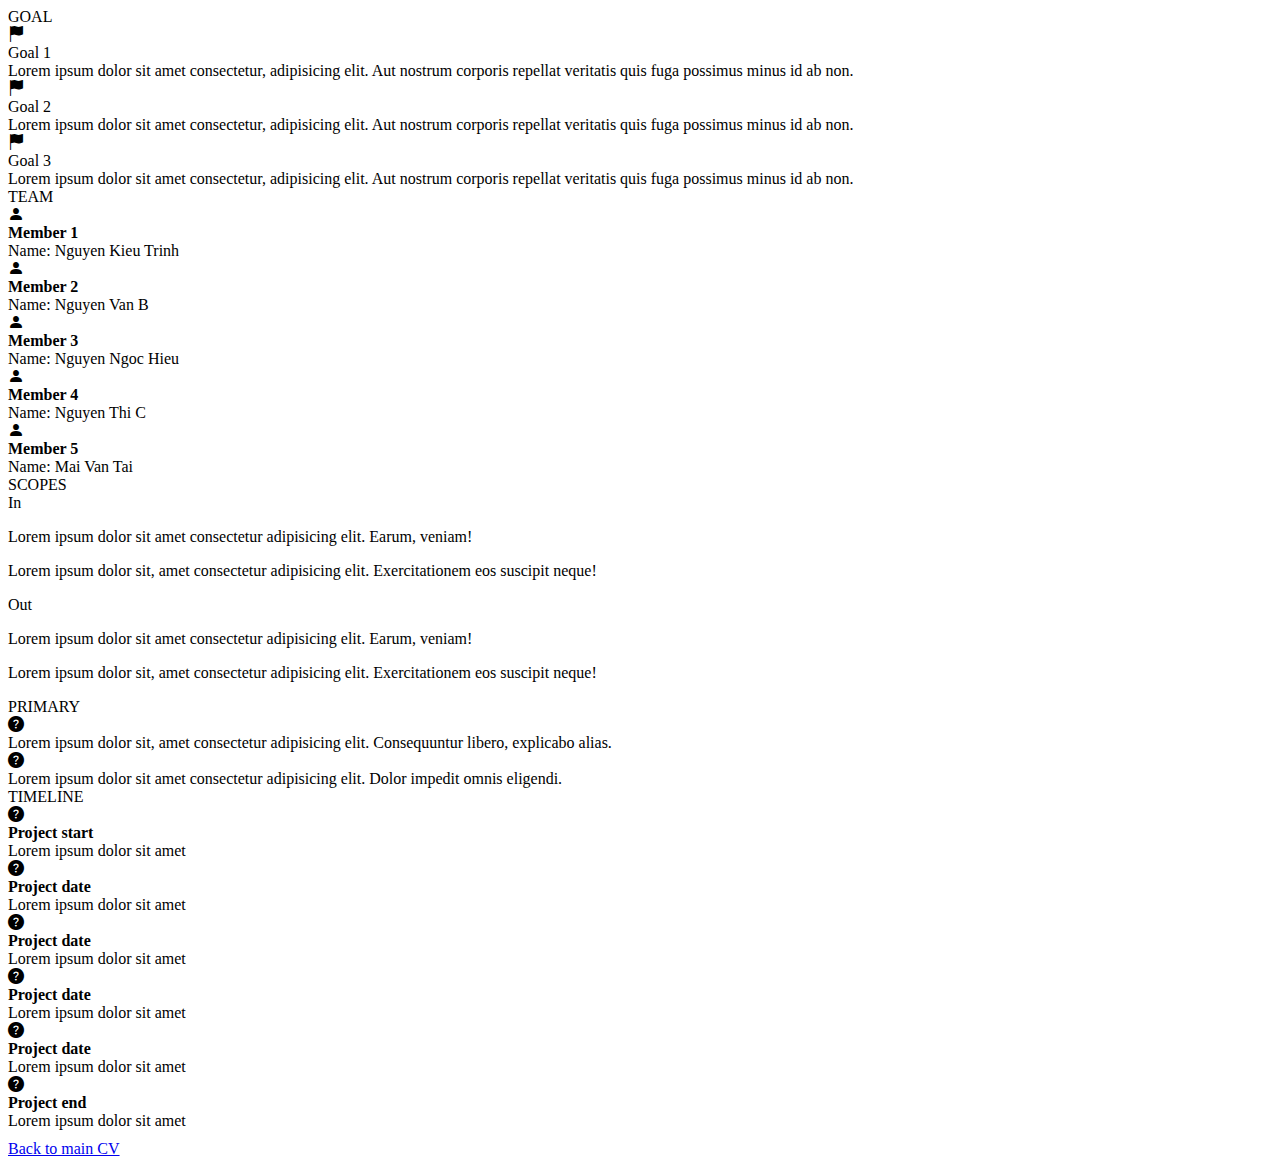
<file: Advance/project2.html>
<!DOCTYPE html>
<html lang="en">
  <head>
    <meta charset="UTF-8" />
    <meta http-equiv="X-UA-Compatible" content="IE=edge" />
    <meta name="viewport" content="width=device-width, initial-scale=1.0" />
    <title>Project 2</title>
    <link
      href="https://cdn.jsdelivr.net/npm/bootstrap@5.0.2/dist/css/bootstrap.min.css"
      rel="stylesheet"
      integrity="sha384-EVSTQN3/azprG1Anm3QDgpJLIm9Nao0Yz1ztcQTwFspd3yD65VohhpuuCOmLASjC"
      crossorigin="anonymous"
    />
    <link
      rel="stylesheet"
      href="https://cdn.jsdelivr.net/npm/bootstrap-icons@1.9.1/font/bootstrap-icons.css"
    />
    <script
      src="https://cdn.jsdelivr.net/npm/bootstrap@5.0.2/dist/js/bootstrap.bundle.min.js"
      integrity="sha384-MrcW6ZMFYlzcLA8Nl+NtUVF0sA7MsXsP1UyJoMp4YLEuNSfAP+JcXn/tWtIaxVXM"
      crossorigin="anonymous"
    ></script>
  </head>
  <body>
    <div class="container bg-primary border border-5 border-primary">
      <div class="row d-block d-lg-flex">
        <div class="col">
          <div class="row d-block d-lg-flex">
            <!-- Block 1: Goal -->
            <div class="col bg-light mb-1 me-lg-1">
              <div>
                <div
                  class="fw-bold fs-4 border-bottom border-primary pb-2 mb-2"
                >
                  GOAL
                </div>
                <div class="d-flex justify-content-center align-items-center">
                  <div class="">
                    <i class="bi bi-flag-fill fs-3 px-3"></i>
                  </div>
                  <div class="border-bottom border-primary pb-2 mb-2">
                    <span class="fw-bold"> Goal 1 </span> <br />
                    Lorem ipsum dolor sit amet consectetur, adipisicing elit.
                    Aut nostrum corporis repellat veritatis quis fuga possimus
                    minus id ab non.
                  </div>
                </div>
                <div class="d-flex justify-content-center align-items-center">
                  <div class="">
                    <i class="bi bi-flag-fill fs-3 px-3"></i>
                  </div>
                  <div class="border-bottom border-primary pb-2 mb-2">
                    <span class="fw-bold"> Goal 2 </span> <br />
                    Lorem ipsum dolor sit amet consectetur, adipisicing elit.
                    Aut nostrum corporis repellat veritatis quis fuga possimus
                    minus id ab non.
                  </div>
                </div>
                <div class="d-flex justify-content-center align-items-center">
                  <div class="">
                    <i class="bi bi-flag-fill fs-3 px-3"></i>
                  </div>
                  <div class="pb-2 mb-2">
                    <span class="fw-bold"> Goal 3 </span> <br />
                    Lorem ipsum dolor sit amet consectetur, adipisicing elit.
                    Aut nostrum corporis repellat veritatis quis fuga possimus
                    minus id ab non.
                  </div>
                </div>
              </div>
            </div>
            <!-- Block 2: Team -->
            <div class="col-lg-4 bg-light mb-1 me-lg-1">
              <div class="fw-bold fs-4 border-bottom border-primary pb-2 mb-2">
                TEAM
              </div>
              <div class="d-flex justify-content-start py-2">
                <div class="d-flex align-items-center">
                  <i class="bi bi-person-fill fs-3 px-3"></i>
                </div>
                <div class="d-flex align-items-center">
                  <span>
                    <strong> Member 1 <br /> </strong>
                    Name: Nguyen Kieu Trinh
                  </span>
                </div>
              </div>
              <div class="d-flex justify-content-start py-2">
                <div class="d-flex align-items-center">
                  <i class="bi bi-person-fill fs-3 px-3"></i>
                </div>
                <div class="d-flex align-items-center">
                  <span>
                    <strong> Member 2 <br /> </strong>
                    Name: Nguyen Van B
                  </span>
                </div>
              </div>
              <div class="d-flex justify-content-start py-2">
                <div class="d-flex align-items-center">
                  <i class="bi bi-person-fill fs-3 px-3"></i>
                </div>
                <div class="d-flex align-items-center">
                  <span>
                    <strong> Member 3 <br /> </strong>
                    Name: Nguyen Ngoc Hieu
                  </span>
                </div>
              </div>
              <div class="d-flex justify-content-start py-2">
                <div class="d-flex align-items-center">
                  <i class="bi bi-person-fill fs-3 px-3"></i>
                </div>
                <div class="d-flex align-items-center">
                  <span>
                    <strong> Member 4 <br /> </strong>
                    Name: Nguyen Thi C
                  </span>
                </div>
              </div>
              <div class="d-flex justify-content-start py-2">
                <div class="d-flex align-items-center">
                  <i class="bi bi-person-fill fs-3 px-3"></i>
                </div>
                <div class="d-flex align-items-center">
                  <span>
                    <strong> Member 5 <br /> </strong>
                    Name: Mai Van Tai
                  </span>
                </div>
              </div>
            </div>
          </div>
          <div class="row d-block d-lg-flex">
            <!-- Block 3: Scopes -->
            <div class="col bg-light mb-1 mb-lg-0 me-lg-1">
              <div class="fw-bold fs-4 border-bottom border-primary pb-2 mb-2">
                SCOPES
              </div>
              <div>
                <div class="d-flex justify-content-center align-items-center">
                  <div>
                    <span class="fw-bold fs-5">In</span>
                    <p>
                      Lorem ipsum dolor sit amet consectetur adipisicing elit.
                      Earum, veniam!
                    </p>
                    <p>
                      Lorem ipsum dolor sit, amet consectetur adipisicing elit.
                      Exercitationem eos suscipit neque!
                    </p>
                  </div>
                  <div>
                    <span class="fw-bold fs-5">Out</span>
                    <p>
                      Lorem ipsum dolor sit amet consectetur adipisicing elit.
                      Earum, veniam!
                    </p>
                    <p>
                      Lorem ipsum dolor sit, amet consectetur adipisicing elit.
                      Exercitationem eos suscipit neque!
                    </p>
                  </div>
                </div>
              </div>
            </div>
            <!-- Block 4:Primary -->
            <div class="col-lg-4 bg-light mb-1 mb-lg-0 me-lg-1">
              <div class="col bg-light mb-1 me-lg-1">
                <div
                  class="fw-bold fs-4 border-bottom border-primary pb-2 mb-2"
                >
                  PRIMARY
                </div>
                <div class="d-flex justify-content-start">
                  <div class="d-flex align-items-center py-3">
                    <i class="bi bi-question-circle-fill fs-3 px-3"></i>
                  </div>
                  <div class="d-flex align-items-center">
                    <span>
                      Lorem ipsum dolor sit, amet consectetur adipisicing elit.
                      Consequuntur libero, explicabo alias.
                    </span>
                  </div>
                </div>
                <div class="d-flex justify-content-start">
                  <div class="d-flex align-items-center py-3">
                    <i class="bi bi-question-circle-fill fs-3 px-3"></i>
                  </div>
                  <div class="d-flex align-items-center">
                    <span>
                      Lorem ipsum dolor sit amet consectetur adipisicing elit.
                      Dolor impedit omnis eligendi.
                    </span>
                  </div>
                </div>
              </div>
            </div>
          </div>
        </div>
        <!-- Block 5:Time line -->
        <div class="col-lg-3 bg-light col-md">
          <div class="fw-bold fs-4 border-bottom border-primary pb-2 mb-2">
            TIMELINE
          </div>
          <div class="d-flex justify-content-start">
            <div class="d-flex align-items-center">
              <i class="bi bi-question-circle-fill fs-3 px-3"></i>
            </div>
            <div class="d-flex align-items-center">
              <span class="py-3">
                <strong> Project start <br /></strong>
                Lorem ipsum dolor sit amet
              </span>
            </div>
          </div>
          <div class="d-flex justify-content-start">
            <div class="d-flex align-items-center">
              <i class="bi bi-question-circle-fill fs-3 px-3"></i>
            </div>
            <div class="d-flex align-items-center">
              <span class="py-3">
                <strong> Project date <br /></strong>
                Lorem ipsum dolor sit amet
              </span>
            </div>
          </div>

          <div class="d-flex justify-content-start">
            <div class="d-flex align-items-center">
              <i class="bi bi-question-circle-fill fs-3 px-3"></i>
            </div>
            <div class="d-flex align-items-center">
              <span class="py-3">
                <strong> Project date <br /></strong>
                Lorem ipsum dolor sit amet
              </span>
            </div>
          </div>

          <div class="d-flex justify-content-start">
            <div class="d-flex align-items-center">
              <i class="bi bi-question-circle-fill fs-3 px-3"></i>
            </div>
            <div class="d-flex align-items-center">
              <span class="py-3">
                <strong> Project date <br /></strong>
                Lorem ipsum dolor sit amet
              </span>
            </div>
          </div>

          <div class="d-flex justify-content-start">
            <div class="d-flex align-items-center">
              <i class="bi bi-question-circle-fill fs-3 px-3"></i>
            </div>
            <div class="d-flex align-items-center">
              <span class="py-3">
                <strong> Project date <br /></strong>
                Lorem ipsum dolor sit amet
              </span>
            </div>
          </div>

          <div class="d-flex justify-content-start">
            <div class="d-flex align-items-center">
              <i class="bi bi-question-circle-fill fs-3 px-3"></i>
            </div>
            <div class="d-flex align-items-center">
              <span class="py-3">
                <strong> Project end <br /></strong>
                Lorem ipsum dolor sit amet
              </span>
            </div>
          </div>
        </div>
      </div>
    </div>
     <!-- Block 6: Button Back -->
     <div class="btn btn-primary" style="
     position: relative;
     left: 50%;
     transform: translate(-50%, 10px);">
         <a href="../index.html" class="text-decoration-none text-white""
           >Back to main CV</a>
     </div>
    <script
      src="https://cdn.jsdelivr.net/npm/@popperjs/core@2.9.2/dist/umd/popper.min.js"
      integrity="sha384-IQsoLXl5PILFhosVNubq5LC7Qb9DXgDA9i+tQ8Zj3iwWAwPtgFTxbJ8NT4GN1R8p"
      crossorigin="anonymous"
    ></script>
    <script
      src="https://cdn.jsdelivr.net/npm/bootstrap@5.0.2/dist/js/bootstrap.min.js"
      integrity="sha384-cVKIPhGWiC2Al4u+LWgxfKTRIcfu0JTxR+EQDz/bgldoEyl4H0zUF0QKbrJ0EcQF"
      crossorigin="anonymous"
    ></script>
  </body>
</html>
</file>
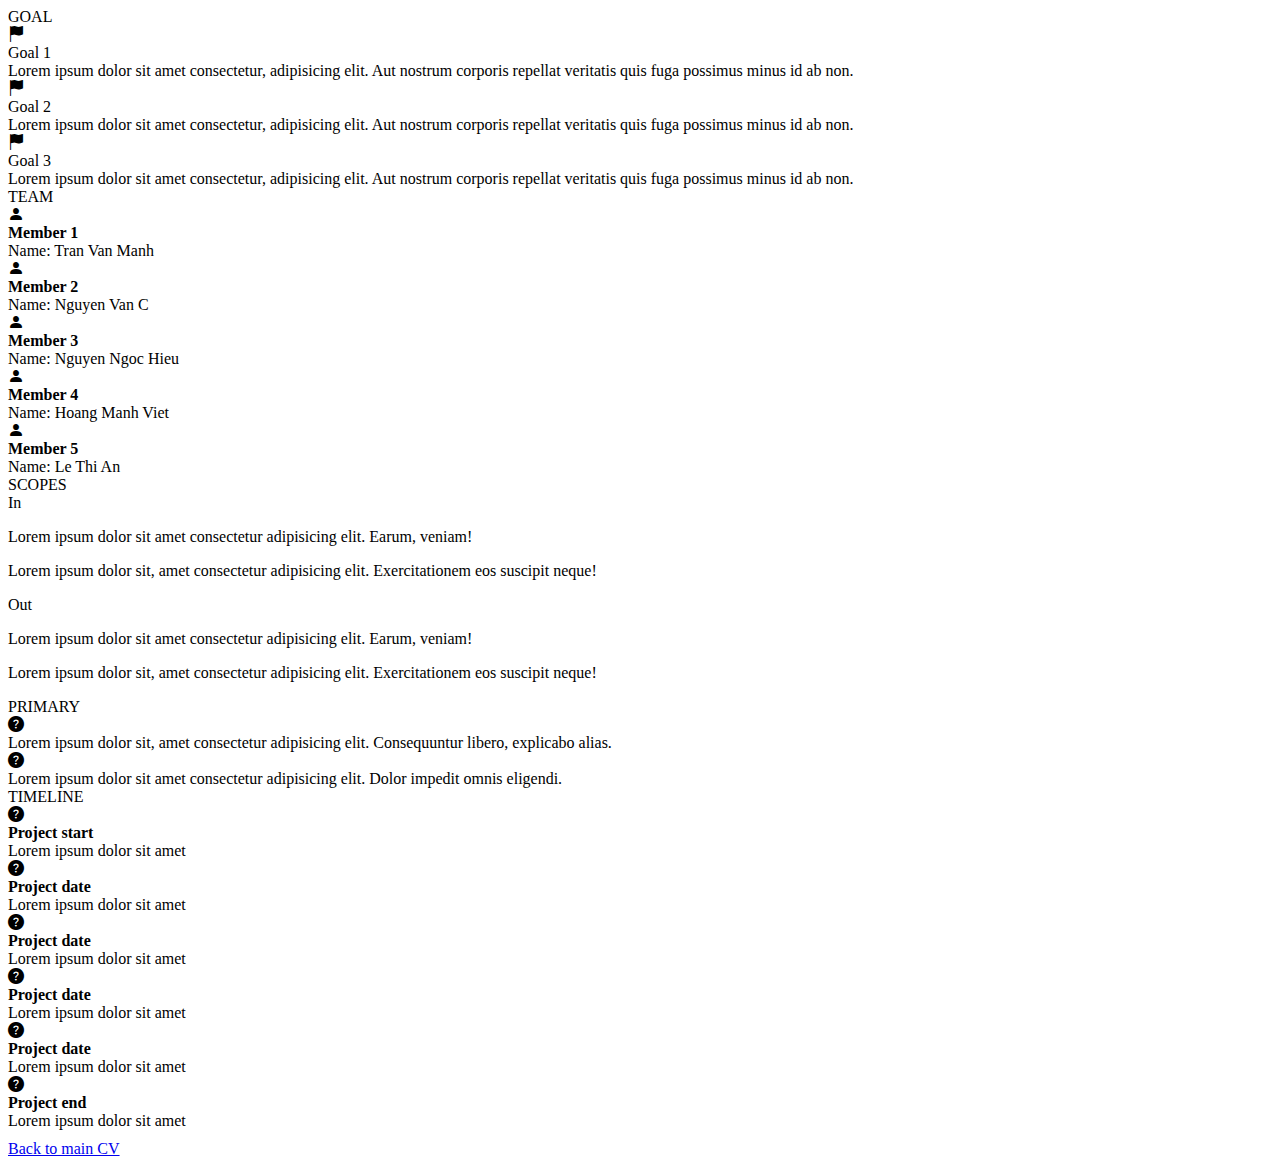
<file: Advance/project3.html>
<!DOCTYPE html>
<html lang="en">
  <head>
    <meta charset="UTF-8" />
    <meta http-equiv="X-UA-Compatible" content="IE=edge" />
    <meta name="viewport" content="width=device-width, initial-scale=1.0" />
    <title>Project 3</title>
    <link
      href="https://cdn.jsdelivr.net/npm/bootstrap@5.0.2/dist/css/bootstrap.min.css"
      rel="stylesheet"
      integrity="sha384-EVSTQN3/azprG1Anm3QDgpJLIm9Nao0Yz1ztcQTwFspd3yD65VohhpuuCOmLASjC"
      crossorigin="anonymous"
    />
    <link
      rel="stylesheet"
      href="https://cdn.jsdelivr.net/npm/bootstrap-icons@1.9.1/font/bootstrap-icons.css"
    />
    <script
      src="https://cdn.jsdelivr.net/npm/bootstrap@5.0.2/dist/js/bootstrap.bundle.min.js"
      integrity="sha384-MrcW6ZMFYlzcLA8Nl+NtUVF0sA7MsXsP1UyJoMp4YLEuNSfAP+JcXn/tWtIaxVXM"
      crossorigin="anonymous"
    ></script>
  </head>
  <body>
    <div class="container bg-primary border border-5 border-primary">
      <div class="row d-block d-lg-flex">
        <div class="col">
          <div class="row d-block d-lg-flex">
            <!-- Block 1: Goal -->
            <div class="col bg-light mb-1 me-lg-1">
              <div>
                <div
                  class="fw-bold fs-4 border-bottom border-primary pb-2 mb-2"
                >
                  GOAL
                </div>
                <div class="d-flex justify-content-center align-items-center">
                  <div class="">
                    <i class="bi bi-flag-fill fs-3 px-3"></i>
                  </div>
                  <div class="border-bottom border-primary pb-2 mb-2">
                    <span class="fw-bold"> Goal 1 </span> <br />
                    Lorem ipsum dolor sit amet consectetur, adipisicing elit.
                    Aut nostrum corporis repellat veritatis quis fuga possimus
                    minus id ab non.
                  </div>
                </div>
                <div class="d-flex justify-content-center align-items-center">
                  <div class="">
                    <i class="bi bi-flag-fill fs-3 px-3"></i>
                  </div>
                  <div class="border-bottom border-primary pb-2 mb-2">
                    <span class="fw-bold"> Goal 2 </span> <br />
                    Lorem ipsum dolor sit amet consectetur, adipisicing elit.
                    Aut nostrum corporis repellat veritatis quis fuga possimus
                    minus id ab non.
                  </div>
                </div>
                <div class="d-flex justify-content-center align-items-center">
                  <div class="">
                    <i class="bi bi-flag-fill fs-3 px-3"></i>
                  </div>
                  <div class="pb-2 mb-2">
                    <span class="fw-bold"> Goal 3 </span> <br />
                    Lorem ipsum dolor sit amet consectetur, adipisicing elit.
                    Aut nostrum corporis repellat veritatis quis fuga possimus
                    minus id ab non.
                  </div>
                </div>
              </div>
            </div>
            <!-- Block 2: Team -->
            <div class="col-lg-4 bg-light mb-1 me-lg-1">
              <div class="fw-bold fs-4 border-bottom border-primary pb-2 mb-2">
                TEAM
              </div>
              <div class="d-flex justify-content-start py-2">
                <div class="d-flex align-items-center">
                  <i class="bi bi-person-fill fs-3 px-3"></i>
                </div>
                <div class="d-flex align-items-center">
                  <span>
                    <strong> Member 1 <br /> </strong>
                    Name: Tran Van Manh
                  </span>
                </div>
              </div>
              <div class="d-flex justify-content-start py-2">
                <div class="d-flex align-items-center">
                  <i class="bi bi-person-fill fs-3 px-3"></i>
                </div>
                <div class="d-flex align-items-center">
                  <span>
                    <strong> Member 2 <br /> </strong>
                    Name: Nguyen Van C
                  </span>
                </div>
              </div>
              <div class="d-flex justify-content-start py-2">
                <div class="d-flex align-items-center">
                  <i class="bi bi-person-fill fs-3 px-3"></i>
                </div>
                <div class="d-flex align-items-center">
                  <span>
                    <strong> Member 3 <br /> </strong>
                    Name: Nguyen Ngoc Hieu
                  </span>
                </div>
              </div>
              <div class="d-flex justify-content-start py-2">
                <div class="d-flex align-items-center">
                  <i class="bi bi-person-fill fs-3 px-3"></i>
                </div>
                <div class="d-flex align-items-center">
                  <span>
                    <strong> Member 4 <br /> </strong>
                    Name: Hoang Manh Viet
                  </span>
                </div>
              </div>
              <div class="d-flex justify-content-start py-2">
                <div class="d-flex align-items-center">
                  <i class="bi bi-person-fill fs-3 px-3"></i>
                </div>
                <div class="d-flex align-items-center">
                  <span>
                    <strong> Member 5 <br /> </strong>
                    Name: Le Thi An
                  </span>
                </div>
              </div>
            </div>
          </div>
          <div class="row d-block d-lg-flex">
            <!-- Block 3: Scopes -->
            <div class="col bg-light mb-1 mb-lg-0 me-lg-1">
              <div class="fw-bold fs-4 border-bottom border-primary pb-2 mb-2">
                SCOPES
              </div>
              <div>
                <div class="d-flex justify-content-center align-items-center">
                  <div>
                    <span class="fw-bold fs-5">In</span>
                    <p>
                      Lorem ipsum dolor sit amet consectetur adipisicing elit.
                      Earum, veniam!
                    </p>
                    <p>
                      Lorem ipsum dolor sit, amet consectetur adipisicing elit.
                      Exercitationem eos suscipit neque!
                    </p>
                  </div>
                  <div>
                    <span class="fw-bold fs-5">Out</span>
                    <p>
                      Lorem ipsum dolor sit amet consectetur adipisicing elit.
                      Earum, veniam!
                    </p>
                    <p>
                      Lorem ipsum dolor sit, amet consectetur adipisicing elit.
                      Exercitationem eos suscipit neque!
                    </p>
                  </div>
                </div>
              </div>
            </div>
            <!-- Block 4: Primary -->
            <div class="col-lg-4 bg-light mb-1 mb-lg-0 me-lg-1">
              <div class="col bg-light mb-1 me-lg-1">
                <div
                  class="fw-bold fs-4 border-bottom border-primary pb-2 mb-2"
                >
                  PRIMARY
                </div>
                <div class="d-flex justify-content-start">
                  <div class="d-flex align-items-center py-3">
                    <i class="bi bi-question-circle-fill fs-3 px-3"></i>
                  </div>
                  <div class="d-flex align-items-center">
                    <span>
                      Lorem ipsum dolor sit, amet consectetur adipisicing elit.
                      Consequuntur libero, explicabo alias.
                    </span>
                  </div>
                </div>
                <div class="d-flex justify-content-start">
                  <div class="d-flex align-items-center py-3">
                    <i class="bi bi-question-circle-fill fs-3 px-3"></i>
                  </div>
                  <div class="d-flex align-items-center">
                    <span>
                      Lorem ipsum dolor sit amet consectetur adipisicing elit.
                      Dolor impedit omnis eligendi.
                    </span>
                  </div>
                </div>
              </div>
            </div>
          </div>
        </div>
        <!-- Block 5: Timeline -->
        <div class="col-lg-3 bg-light col-md">
          <div class="fw-bold fs-4 border-bottom border-primary pb-2 mb-2">
            TIMELINE
          </div>
          <div class="d-flex justify-content-start">
            <div class="d-flex align-items-center">
              <i class="bi bi-question-circle-fill fs-3 px-3"></i>
            </div>
            <div class="d-flex align-items-center">
              <span class="py-3">
                <strong> Project start <br /></strong>
                Lorem ipsum dolor sit amet
              </span>
            </div>
          </div>
          <div class="d-flex justify-content-start">
            <div class="d-flex align-items-center">
              <i class="bi bi-question-circle-fill fs-3 px-3"></i>
            </div>
            <div class="d-flex align-items-center">
              <span class="py-3">
                <strong> Project date <br /></strong>
                Lorem ipsum dolor sit amet
              </span>
            </div>
          </div>

          <div class="d-flex justify-content-start">
            <div class="d-flex align-items-center">
              <i class="bi bi-question-circle-fill fs-3 px-3"></i>
            </div>
            <div class="d-flex align-items-center">
              <span class="py-3">
                <strong> Project date <br /></strong>
                Lorem ipsum dolor sit amet
              </span>
            </div>
          </div>

          <div class="d-flex justify-content-start">
            <div class="d-flex align-items-center">
              <i class="bi bi-question-circle-fill fs-3 px-3"></i>
            </div>
            <div class="d-flex align-items-center">
              <span class="py-3">
                <strong> Project date <br /></strong>
                Lorem ipsum dolor sit amet
              </span>
            </div>
          </div>

          <div class="d-flex justify-content-start">
            <div class="d-flex align-items-center">
              <i class="bi bi-question-circle-fill fs-3 px-3"></i>
            </div>
            <div class="d-flex align-items-center">
              <span class="py-3">
                <strong> Project date <br /></strong>
                Lorem ipsum dolor sit amet
              </span>
            </div>
          </div>

          <div class="d-flex justify-content-start">
            <div class="d-flex align-items-center">
              <i class="bi bi-question-circle-fill fs-3 px-3"></i>
            </div>
            <div class="d-flex align-items-center">
              <span class="py-3">
                <strong> Project end <br /></strong>
                Lorem ipsum dolor sit amet
              </span>
            </div>
          </div>
        </div>
      </div>
    </div>
     <!-- Block 6: Button Back -->
     <div class="btn btn-primary" style="
     position: relative;
     left: 50%;
     transform: translate(-50%, 10px);">
         <a href="../index.html" class="text-decoration-none text-white""
           >Back to main CV</a>
     </div>
    <script
      src="https://cdn.jsdelivr.net/npm/@popperjs/core@2.9.2/dist/umd/popper.min.js"
      integrity="sha384-IQsoLXl5PILFhosVNubq5LC7Qb9DXgDA9i+tQ8Zj3iwWAwPtgFTxbJ8NT4GN1R8p"
      crossorigin="anonymous"
    ></script>
    <script
      src="https://cdn.jsdelivr.net/npm/bootstrap@5.0.2/dist/js/bootstrap.min.js"
      integrity="sha384-cVKIPhGWiC2Al4u+LWgxfKTRIcfu0JTxR+EQDz/bgldoEyl4H0zUF0QKbrJ0EcQF"
      crossorigin="anonymous"
    ></script>
  </body>
</html>
</file>
<file: css/laptop.css>
/* Common */
/* COLOR
GRAY 1: #868e96
GRAY 2: #f7f7f7
 */

* {
  margin: 0;
  padding: 0;
  box-sizing: border-box;
}

html {
  font-family: "Be Vietnam Pro", sans-serif;
  color: #343a40;
  font-size: 14px;
}

.container {
  width: 1200px;
  margin: 0 auto;
}

#nav-bar {
  text-align: center;
}

.section-title {
  margin-bottom: 20px;
}

/* Section1: Banner */

.banner-img {
  height: 340px;
  background-image: linear-gradient(rgba(0, 0, 0, 0.45), rgba(0, 0, 0, 0.45)),
    url(../images/banner.jpg);
  background-size: cover;

  position: relative;
}
.text-banner {
  text-align: center;
  color: #fff;
  position: absolute;
  top: 50%;
  left: 50%;
  transform: translate(-50%, -50%);
}

/* Section 2: Navbar */
#nav-bar {
  height: 80px;
  font-size: 14px;
}

.nav-items a {
  text-decoration: none;
  color: #343a40;
  font-size: 20px;
  font-weight: 700;
}
.nav-items i {
  font-size: 14px;
  padding-right: 5px;
  color: #199cdb;
  font-size: 20px;
}
.nav-items {
  display: inline-flex;
  justify-content: center;
  align-items: center;
  padding: 25px 54px;
}

.nav-container {
  display: flex;
  justify-content: center;
  align-items: center;
  width: 100%;
  height: 100%;
}

.nav-items--right-border {
  border-right: 1px solid #dededfea;
}

.nav-items--left-border {
  border-left: 1px solid #dededfea;
}
.nav-img {
  width: 150px;
  height: 150px;
  border: 10px solid rgb(254, 254, 254);
  border-radius: 50%;
  background-image: url(../images/Nguyen\ Ngoc\ Hieu_pic.JPG);
  background-size: cover;
  position: absolute;
}

.nav-avatar {
  position: relative;
}

/* Section 3: About */
.container.container-grid {
  display: grid;
  grid-template-columns: 1fr 1fr;
  height: 352px;
}

.info li {
  list-style-type: none;
}

#target {
  padding-right: 40px;
  background-color: #f5f5f5;
  padding-left: 30px;
}
#personal-info {
  padding-left: 60px;
  background-color: #f0f0f0;
}
#target,
#personal-info {
  padding-top: 40px;
  line-height: 2;
}

.icon-social {
  font-size: 18px;
  color: #199cdb;
}

#target h1,
#personal-info h1 {
  font-size: 24px;
}

/* Section 4: Job info */
.job-info-grid {
  width: 1000px;
  margin: 30px 100px 0 100px;
  display: grid;
  grid-template-columns: 1fr 1fr 1fr;
  grid-template-rows: 1fr 1fr;
  gap: 23px;
}

.job-info-grid-items {
  display: grid;
  grid-template-rows: 100px 3fr;
  grid-template-columns: 3fr 1fr;
  padding-left: 10px;
  padding-bottom: 10px;
  border: 1px solid #868e96;
}
.info-content {
  grid-column: 1/-1;
}

.info-header {
  display: flex;
  justify-content: flex-start;
  align-items: center;
  font-size: 20px;
}
.info-icon {
  display: flex;
  justify-content: center;
  align-items: center;
  font-size: 40px;
  padding-right: 10px;
}

.info-content li {
  line-height: 1.5;
  padding-top: 10px;
  list-style: none;
  padding-bottom: 20px;
}
.info-time {
  display: inline-block;
  padding: 8px 0;
}
.text-effect {
  display: inline-block;
  background-color: #199cdb;
  color: #fff;
  padding: 2px 4px;
  border-radius: 8px;
}

.skill-container {
  padding-bottom: 10px;
  font-size: 16px;
}
.skill-header {
  padding-top: 15px;
  padding-bottom: 10px;
}

.ilus-icon {
  display: inline-block;
  padding-left: 10px;
  width: 80px;
  height: 6px;
  border: 1px solid;
  border-radius: 3px;
}

.ilus-icon--blue {
  background-color: #199cdb;
  border: 1px solid #199cdb;
}

.hobby-grid {
  display: grid;
  grid-template-columns: repeat(4, 1fr);
  gap: 5px;
  padding-top: 15px;
}

.hobby-items i {
  font-size: 24px;
  color: #199cdb;
}
.hobby-items {
  text-align: center;
  justify-self: center;
}
.hobby-icon {
  display: flex;
  justify-content: center;
  align-items: center;
  width: 50px;
  height: 50px;
  border: 1px solid #199cdb;
  border-radius: 50%;
}

.hobby-text {
  font-size: 12px;
  padding-top: 4px;
}

/* Section 5: Certificates */
.line1 {
  display: flex;
  justify-content: space-between;
  padding-bottom: 10px;
  border-bottom: 1px solid #f2701b;
}
.line2 {
  padding-top: 10px;
}
.block {
  display: flex;
}

.block-text {
  padding-left: 15px;
  padding-top: 15px;
}

.img-pic {
  width: 190px;
}

.certificate-container h1 {
  padding-bottom: 24px;
  font-size: 24px;
}

.certificate-container {
  margin-top: 30px;
  background-color: #f7f7f7;
  padding: 40px 30px 40px 100px;
}

/* Section 6: Project */
.project-grid {
  padding: 30px 20px;
  display: grid;
  grid-template-columns: repeat(3, 1fr);
  gap: 30px;
  font-weight: 500;
}

.project-img img {
  width: 100%;
}
.project-title {
  text-align: center;
  padding: 10px 0;
}
.project-time {
  background-color: #199cdb;
  border-radius: 12px;
  color: #fff;
  padding: 2px 4px;
}
.project1-line3 {
  display: flex;
  justify-content: space-evenly;
  padding: 10px 0;
}
.project-company,
.project-position {
  display: flex;
}

.project-line4 {
  display: grid;
  grid-template-columns: 100px 1fr;
  grid-template-rows: 90px 90px 1fr;
  padding-top: 5px;
}

.line4-right {
  padding-bottom: 10px;
  padding-top: 10px;

  border-bottom: 1px solid #868e96;
  display: flex;
  justify-content: flex-start;
  align-items: center;
}
.line4-left {
  padding-bottom: 10px;
  padding-top: 10px;
  padding-left: 10px;
  display: flex;
  justify-content: flex-start;
  align-items: center;
  border-bottom: 1px solid #868e96;
}
.project1 {
  /* border: 1px solid #868e96; */
  border-bottom: none;
  margin-bottom: 15px;
}
.project1 > div {
  border-left: 1px solid #868e96;
  border-right: 1px solid #868e96;
}
.project-img,
.project-title,
.project1-line3 {
  border-bottom: 1px solid #868e96;
}

.project-section-title {
  font-size: 24px;
  margin-left: 20px;
}
#project {
  margin-top: 30px;
}
.wrap {
  display: inline-flex;
  justify-content: space-evenly;
  width: 66%;
}

/* Section 7: Footer */
.footer-container {
  height: 100px;
  display: flex;
  justify-content: center;
  align-items: center;
  background-color: #f0f0f0;
  margin-top: 30px;
}
.footer-container ul {
  width: 100%;
  list-style-type: none;
  display: inline-flex;
  justify-content: center;
  align-items: center;
  margin-bottom: 0;
}
.footer-container a {
  display: flex;
  justify-content: center;
  align-items: center;
  text-decoration: none;
  color: #343a40;
}
.footer-icon,
.footer-text {
  display: inline-block;
}
.footer-icon {
  font-size: 50px;
  color: #199cdb;
}
.footer-text {
  font-size: 18px;
}

/* Advance */
.btn.btn-primary a {
  color: #f5f5f5;
  margin: auto;
  text-decoration: none;
}

.btn-primary {
  margin-left: 50%;
  margin-top: 2%;
  transform: translate(-50%, 0);
}
</file>
<file: css/tablet.css>
@media (min-width: 768px) and (max-width: 1200px) {
  /* * {
    display: none;
  } */
  .nav-img {
    display: none;
  }
  .nav-items {
    padding: 27px 23px;
  }
  #personal-info {
    padding-left: 40px;
  }
  .job-info-grid {
    margin: 30px 94px 0 -10px;
    grid-template-columns: 1fr 1fr;
  }

  .certificate-container {
    padding: 40px 30px 40px 30px;
  }

  .wrap {
    display: block;
    justify-content: space-evenly;
    width: 50%;
  }
  .project-time {
    width: fit-content;
    height: fit-content;
    margin: auto;
  }
  .project-line4 {
    grid-template-rows: auto auto 1fr;
  }
  .project-grid {
    grid-template-columns: auto auto auto;
  }
  .project-des {
    padding-right: 10px;
  }

  .block {
    display: block;
    padding-left: 90px;
  }
  .block-text {
    padding-left: 0;
  }
  .block-border-tablet {
    border-right: 1px solid orange;
    padding-right: 10%;
  }
  .line1 {
    justify-content: space-evenly;
  }
  .block-border-mobile {
    margin-top: 10px;
  }
}
</file>
<file: css/mobile.css>
@media (max-width: 768px) {
  .nav-img {
    display: none;
  }
  .nav-avatar {
    display: none;
  }

  #nav-bar {
    height: 310px;
    text-align: left;
    background-color: #fff;
  }

  .nav-container {
    display: block;
  }

  .nav-items {
    display: block;
    width: 100%;
    padding-left: 0;
    padding-top: 15px;
    font-size: 18px;
    background-color: rgba(0, 0, 0, 0.05);
    margin: 3px 0;
  }
  .nav-avatar.nav-items {
    display: none;
  }
  .nav-items--right-border {
    border: none;
  }
  .nav-items--left-border {
    border: none;
  }

  .nav-items a {
    font-size: 24px;
  }
  .container {
    width: 100vw;
    padding: 0;
  }
  .container.container-grid {
    margin-top: 10px;
    display: block;
    height: auto;
  }
  #target {
    padding-left: 48px;
  }
  #target p {
    font-size: 18px;
  }
  #personal-info {
    font-size: 18px;
    padding-left: 50px;
  }

  ul {
    padding-left: 0;
  }
  #about {
    height: fit-content;
  }

  .job-info-grid {
    display: block;
    margin: 0;
    margin-top: 30px;
  }
  .line1 {
    display: block;
    justify-content: space-between;
    padding-bottom: 10px;
    border-bottom: none;
    /* 1px solid #f2701b */
  }

  .block-border-mobile {
    border-bottom: 1px solid #f2701b;
  }
  .project-grid {
    display: block;
  }
  .footer-icon {
    font-size: 25px;
  }
}
</file>
<file: css/font.css>
@font-face {
	font-family: 'open_sanslight';
	src: url('../fonts/OpenSans-Light-webfont.eot');
	src: url('../fonts/OpenSans-Light-webfont.eot#iefix') format('embedded-opentype'),
		url('../fonts/OpenSans-Light-webfont.woff') format('woff'),
		url('../fonts/OpenSans-Light-webfont.ttf') format('truetype'),
		url('../fonts/OpenSans-Light-webfont.svg#open_sanslight') format('svg');
	font-weight: normal;
	font-style: normal;

}

@font-face {
	font-family: 'open_sansitalic';
	src: url('../fonts/OpenSans-Italic-webfont.eot');
	src: url('../fonts/OpenSans-Italic-webfont.eot#iefix') format('embedded-opentype'),
		url('../fonts/OpenSans-Italic-webfont.woff') format('woff'),
		url('../fonts/OpenSans-Italic-webfont.ttf') format('truetype'),
		url('../fonts/OpenSans-Italic-webfont.svg#open_sansitalic') format('svg');
	font-weight: normal;
	font-style: normal;

}

@font-face {
	font-family: 'open_sanssemibold';
	src: url('../fonts/OpenSans-Semibold-webfont.eot');
	src: url('../fonts/OpenSans-Semibold-webfont.eot#iefix') format('embedded-opentype'),
		url('../fonts/OpenSans-Semibold-webfont.woff') format('woff'),
		url('../fonts/OpenSans-Semibold-webfont.ttf') format('truetype'),
		url('../fonts/OpenSans-Semibold-webfont.svg#open_sanssemibold') format('svg');
	font-weight: normal;
	font-style: normal;

}


@font-face {
	font-family: 'open_sanslight_italic';
	src: url('../fonts/OpenSans-LightItalic-webfont.eot');
	src: url('../fonts/OpenSans-LightItalic-webfont.eot#iefix') format('embedded-opentype'),
		url('../fonts/OpenSans-LightItalic-webfont.woff') format('woff'),
		url('../fonts/OpenSans-LightItalic-webfont.ttf') format('truetype'),
		url('../fonts/OpenSans-LightItalic-webfont.svg#open_sanslight_italic') format('svg');
	font-weight: normal;
	font-style: normal;

}

@font-face {
	font-family: 'open_sansregular';
	src: url('../fonts/OpenSans-Regular-webfont.eot');
	src: url('../fonts/OpenSans-Regular-webfont.eot#iefix') format('embedded-opentype'),
		url('../fonts/OpenSans-Regular-webfont.woff') format('woff'),
		url('../fonts/OpenSans-Regular-webfont.ttf') format('truetype'),
		url('../fonts/OpenSans-Regular-webfont.svg#open_sansregular') format('svg');
	font-weight: normal;
	font-style: normal;

}


@font-face {
	font-family: 'fontello';
	src: url('../fonts/fontello.eot');
	src: url('../fonts/fontello.eot#iefix') format('embedded-opentype'),
		url('../fonts/fontello.woff') format('woff'),
		url('../fonts/fontello.ttf') format('truetype'),
		url('../fonts/fontello.svg#fontello') format('svg');
	font-weight: normal;
	font-style: normal;
}

[class^="icon-"]:before,
[class*=" icon-"]:before {
	font-family: "fontello";
	font-style: normal;
	font-weight: normal;
	speak: none;

	display: inline-block;
	text-decoration: inherit;
	width: 1em;
	margin-right: .2em;
	text-align: center;
	/* opacity: .8; */

	/* For safety - reset parent styles, that can break glyph codes*/
	font-variant: normal;
	text-transform: none;

	/* fix buttons height, for twitter bootstrap */
	line-height: 1em;

	/* Animation center compensation - margins should be symmetric */
	/* remove if not needed */
	margin-left: .2em;

	/* you can be more comfortable with increased icons size */
	/* font-size: 120%; */

	/* Font smoothing. That was taken from TWBS */
	-webkit-font-smoothing: antialiased;
	-moz-osx-font-smoothing: grayscale;

	/* Uncomment for 3D effect */
	/* text-shadow: 1px 1px 1px rgba(127, 127, 127, 0.3); */
}

.icon-emo-happy:before {
	content: '\e800';
}

/* '' */
.icon-emo-wink:before {
	content: '\e801';
}

/* '' */
.icon-emo-wink2:before {
	content: '\e802';
}

/* '' */
.icon-emo-unhappy:before {
	content: '\e803';
}

/* '' */
.icon-emo-sleep:before {
	content: '\e804';
}

/* '' */
.icon-emo-thumbsup:before {
	content: '\e805';
}

/* '' */
.icon-emo-devil:before {
	content: '\e806';
}

/* '' */
.icon-emo-surprised:before {
	content: '\e807';
}

/* '' */
.icon-emo-tongue:before {
	content: '\e808';
}

/* '' */
.icon-emo-coffee:before {
	content: '\e809';
}

/* '' */
.icon-emo-sunglasses:before {
	content: '\e80a';
}

/* '' */
.icon-emo-displeased:before {
	content: '\e80b';
}

/* '' */
.icon-emo-beer:before {
	content: '\e80c';
}

/* '' */
.icon-emo-grin:before {
	content: '\e80d';
}

/* '' */
.icon-emo-angry:before {
	content: '\e80e';
}

/* '' */
.icon-emo-saint:before {
	content: '\e80f';
}

/* '' */
.icon-emo-cry:before {
	content: '\e810';
}

/* '' */
.icon-emo-shoot:before {
	content: '\e811';
}

/* '' */
.icon-emo-squint:before {
	content: '\e812';
}

/* '' */
.icon-emo-laugh:before {
	content: '\e813';
}

/* '' */
.icon-spin1:before {
	content: '\e814';
}

/* '' */
.icon-spin2:before {
	content: '\e815';
}

/* '' */
.icon-spin3:before {
	content: '\e816';
}

/* '' */
.icon-spin4:before {
	content: '\e817';
}

/* '' */
.icon-spin5:before {
	content: '\e818';
}

/* '' */
.icon-spin6:before {
	content: '\e819';
}

/* '' */
.icon-firefox:before {
	content: '\e81a';
}

/* '' */
.icon-chrome:before {
	content: '\e81b';
}

/* '' */
.icon-opera:before {
	content: '\e81c';
}

/* '' */
.icon-ie:before {
	content: '\e81d';
}

/* '' */
.icon-crown:before {
	content: '\e81e';
}

/* '' */
.icon-crown-plus:before {
	content: '\e81f';
}

/* '' */
.icon-crown-minus:before {
	content: '\e820';
}

/* '' */
.icon-marquee:before {
	content: '\e821';
}

/* '' */
.icon-glass:before {
	content: '\e822';
}

/* '' */
.icon-music:before {
	content: '\e823';
}

/* '' */
.icon-search:before {
	content: '\e824';
}

/* '' */
.icon-mail:before {
	content: '\e825';
}

/* '' */
.icon-mail-alt:before {
	content: '\e826';
}

/* '' */
.icon-mail-squared:before {
	content: '\e827';
}

/* '' */
.icon-heart:before {
	content: '\e828';
}

/* '' */
.icon-heart-empty:before {
	content: '\e829';
}

/* '' */
.icon-star-1:before {
	content: '\e82a';
}

/* '' */
.icon-star-empty-1:before {
	content: '\e82b';
}

/* '' */
.icon-star-half:before {
	content: '\e82c';
}

/* '' */
.icon-star-half-alt:before {
	content: '\e82d';
}

/* '' */
.icon-user:before {
	content: '\e82e';
}

/* '' */
.icon-user-plus:before {
	content: '\e82f';
}

/* '' */
.icon-user-times:before {
	content: '\e830';
}

/* '' */
.icon-users:before {
	content: '\e831';
}

/* '' */
.icon-male:before {
	content: '\e832';
}

/* '' */
.icon-female:before {
	content: '\e833';
}

/* '' */
.icon-child:before {
	content: '\e834';
}

/* '' */
.icon-user-secret:before {
	content: '\e835';
}

/* '' */
.icon-video:before {
	content: '\e836';
}

/* '' */
.icon-videocam:before {
	content: '\e837';
}

/* '' */
.icon-picture:before {
	content: '\e838';
}

/* '' */
.icon-camera:before {
	content: '\e839';
}

/* '' */
.icon-camera-alt:before {
	content: '\e83a';
}

/* '' */
.icon-th-large:before {
	content: '\e83b';
}

/* '' */
.icon-th:before {
	content: '\e83c';
}

/* '' */
.icon-th-list:before {
	content: '\e83d';
}

/* '' */
.icon-ok:before {
	content: '\e83e';
}

/* '' */
.icon-ok-circled:before {
	content: '\e83f';
}

/* '' */
.icon-ok-circled2:before {
	content: '\e840';
}

/* '' */
.icon-ok-squared:before {
	content: '\e841';
}

/* '' */
.icon-cancel:before {
	content: '\e842';
}

/* '' */
.icon-cancel-circled:before {
	content: '\e843';
}

/* '' */
.icon-cancel-circled2:before {
	content: '\e844';
}

/* '' */
.icon-plus:before {
	content: '\e845';
}

/* '' */
.icon-plus-circled:before {
	content: '\e846';
}

/* '' */
.icon-plus-squared:before {
	content: '\e847';
}

/* '' */
.icon-plus-squared-alt:before {
	content: '\e848';
}

/* '' */
.icon-minus:before {
	content: '\e849';
}

/* '' */
.icon-minus-circled:before {
	content: '\e84a';
}

/* '' */
.icon-minus-squared:before {
	content: '\e84b';
}

/* '' */
.icon-minus-squared-alt:before {
	content: '\e84c';
}

/* '' */
.icon-help:before {
	content: '\e84d';
}

/* '' */
.icon-help-circled:before {
	content: '\e84e';
}

/* '' */
.icon-info-circled:before {
	content: '\e84f';
}

/* '' */
.icon-info:before {
	content: '\e850';
}

/* '' */
.icon-home:before {
	content: '\e851';
}

/* '' */
.icon-link:before {
	content: '\e852';
}

/* '' */
.icon-unlink:before {
	content: '\e853';
}

/* '' */
.icon-link-ext:before {
	content: '\e854';
}

/* '' */
.icon-link-ext-alt:before {
	content: '\e855';
}

/* '' */
.icon-attach:before {
	content: '\e856';
}

/* '' */
.icon-lock:before {
	content: '\e857';
}

/* '' */
.icon-lock-open:before {
	content: '\e858';
}

/* '' */
.icon-lock-open-alt:before {
	content: '\e859';
}

/* '' */
.icon-pin:before {
	content: '\e85a';
}

/* '' */
.icon-eye:before {
	content: '\e85b';
}

/* '' */
.icon-eye-off:before {
	content: '\e85c';
}

/* '' */
.icon-tag-1:before {
	content: '\e85d';
}

/* '' */
.icon-tags:before {
	content: '\e85e';
}

/* '' */
.icon-bookmark:before {
	content: '\e85f';
}

/* '' */
.icon-bookmark-empty:before {
	content: '\e860';
}

/* '' */
.icon-flag:before {
	content: '\e861';
}

/* '' */
.icon-flag-empty:before {
	content: '\e862';
}

/* '' */
.icon-flag-checkered:before {
	content: '\e863';
}

/* '' */
.icon-thumbs-up:before {
	content: '\e864';
}

/* '' */
.icon-thumbs-down:before {
	content: '\e865';
}

/* '' */
.icon-thumbs-up-alt:before {
	content: '\e866';
}

/* '' */
.icon-thumbs-down-alt:before {
	content: '\e867';
}

/* '' */
.icon-download:before {
	content: '\e868';
}

/* '' */
.icon-upload:before {
	content: '\e869';
}

/* '' */
.icon-download-cloud:before {
	content: '\e86a';
}

/* '' */
.icon-upload-cloud:before {
	content: '\e86b';
}

/* '' */
.icon-reply:before {
	content: '\e86c';
}

/* '' */
.icon-reply-all:before {
	content: '\e86d';
}

/* '' */
.icon-forward:before {
	content: '\e86e';
}

/* '' */
.icon-quote-left:before {
	content: '\e86f';
}

/* '' */
.icon-quote-right:before {
	content: '\e870';
}

/* '' */
.icon-code:before {
	content: '\e871';
}

/* '' */
.icon-export:before {
	content: '\e872';
}

/* '' */
.icon-export-alt:before {
	content: '\e873';
}

/* '' */
.icon-share:before {
	content: '\e874';
}

/* '' */
.icon-share-squared:before {
	content: '\e875';
}

/* '' */
.icon-pencil:before {
	content: '\e876';
}

/* '' */
.icon-pencil-squared:before {
	content: '\e877';
}

/* '' */
.icon-edit:before {
	content: '\e878';
}

/* '' */
.icon-print:before {
	content: '\e879';
}

/* '' */
.icon-retweet:before {
	content: '\e87a';
}

/* '' */
.icon-keyboard:before {
	content: '\e87b';
}

/* '' */
.icon-gamepad:before {
	content: '\e87c';
}

/* '' */
.icon-comment:before {
	content: '\e87d';
}

/* '' */
.icon-chat:before {
	content: '\e87e';
}

/* '' */
.icon-comment-empty:before {
	content: '\e87f';
}

/* '' */
.icon-chat-empty:before {
	content: '\e880';
}

/* '' */
.icon-bell:before {
	content: '\e881';
}

/* '' */
.icon-bell-alt:before {
	content: '\e882';
}

/* '' */
.icon-bell-off:before {
	content: '\e883';
}

/* '' */
.icon-bell-off-empty:before {
	content: '\e884';
}

/* '' */
.icon-attention-alt:before {
	content: '\e885';
}

/* '' */
.icon-attention:before {
	content: '\e886';
}

/* '' */
.icon-attention-circled:before {
	content: '\e887';
}

/* '' */
.icon-location:before {
	content: '\e888';
}

/* '' */
.icon-direction:before {
	content: '\e889';
}

/* '' */
.icon-compass:before {
	content: '\e88a';
}

/* '' */
.icon-trash:before {
	content: '\e88b';
}

/* '' */
.icon-trash-empty:before {
	content: '\e88c';
}

/* '' */
.icon-doc:before {
	content: '\e88d';
}

/* '' */
.icon-docs:before {
	content: '\e88e';
}

/* '' */
.icon-doc-text:before {
	content: '\e88f';
}

/* '' */
.icon-doc-inv:before {
	content: '\e890';
}

/* '' */
.icon-doc-text-inv:before {
	content: '\e891';
}

/* '' */
.icon-file-pdf:before {
	content: '\e892';
}

/* '' */
.icon-file-word:before {
	content: '\e893';
}

/* '' */
.icon-file-excel:before {
	content: '\e894';
}

/* '' */
.icon-file-powerpoint:before {
	content: '\e895';
}

/* '' */
.icon-file-image:before {
	content: '\e896';
}

/* '' */
.icon-file-archive:before {
	content: '\e897';
}

/* '' */
.icon-file-audio:before {
	content: '\e898';
}

/* '' */
.icon-file-video:before {
	content: '\e899';
}

/* '' */
.icon-file-code:before {
	content: '\e89a';
}

/* '' */
.icon-folder:before {
	content: '\e89b';
}

/* '' */
.icon-folder-open:before {
	content: '\e89c';
}

/* '' */
.icon-folder-empty:before {
	content: '\e89d';
}

/* '' */
.icon-folder-open-empty:before {
	content: '\e89e';
}

/* '' */
.icon-box:before {
	content: '\e89f';
}

/* '' */
.icon-rss:before {
	content: '\e8a0';
}

/* '' */
.icon-rss-squared:before {
	content: '\e8a1';
}

/* '' */
.icon-phone:before {
	content: '\e8a2';
}

/* '' */
.icon-phone-squared:before {
	content: '\e8a3';
}

/* '' */
.icon-fax:before {
	content: '\e8a4';
}

/* '' */
.icon-menu:before {
	content: '\e8a5';
}

/* '' */
.icon-cog:before {
	content: '\e8a6';
}

/* '' */
.icon-cog-alt:before {
	content: '\e8a7';
}

/* '' */
.icon-wrench:before {
	content: '\e8a8';
}

/* '' */
.icon-sliders:before {
	content: '\e8a9';
}

/* '' */
.icon-basket:before {
	content: '\e8aa';
}

/* '' */
.icon-cart-plus:before {
	content: '\e8ab';
}

/* '' */
.icon-cart-arrow-down:before {
	content: '\e8ac';
}

/* '' */
.icon-calendar:before {
	content: '\e8ad';
}

/* '' */
.icon-calendar-empty:before {
	content: '\e8ae';
}

/* '' */
.icon-login:before {
	content: '\e8af';
}

/* '' */
.icon-logout:before {
	content: '\e8b0';
}

/* '' */
.icon-mic:before {
	content: '\e8b1';
}

/* '' */
.icon-mute:before {
	content: '\e8b2';
}

/* '' */
.icon-volume-off:before {
	content: '\e8b3';
}

/* '' */
.icon-volume-down:before {
	content: '\e8b4';
}

/* '' */
.icon-volume-up:before {
	content: '\e8b5';
}

/* '' */
.icon-headphones:before {
	content: '\e8b6';
}

/* '' */
.icon-clock:before {
	content: '\e8b7';
}

/* '' */
.icon-lightbulb:before {
	content: '\e8b8';
}

/* '' */
.icon-block:before {
	content: '\e8b9';
}

/* '' */
.icon-resize-full:before {
	content: '\e8ba';
}

/* '' */
.icon-resize-full-alt:before {
	content: '\e8bb';
}

/* '' */
.icon-resize-small:before {
	content: '\e8bc';
}

/* '' */
.icon-resize-vertical:before {
	content: '\e8bd';
}

/* '' */
.icon-resize-horizontal:before {
	content: '\e8be';
}

/* '' */
.icon-move:before {
	content: '\e8bf';
}

/* '' */
.icon-zoom-in:before {
	content: '\e8c0';
}

/* '' */
.icon-zoom-out:before {
	content: '\e8c1';
}

/* '' */
.icon-down-circled2:before {
	content: '\e8c2';
}

/* '' */
.icon-up-circled2:before {
	content: '\e8c3';
}

/* '' */
.icon-left-circled2:before {
	content: '\e8c4';
}

/* '' */
.icon-right-circled2:before {
	content: '\e8c5';
}

/* '' */
.icon-down-dir:before {
	content: '\e8c6';
}

/* '' */
.icon-up-dir:before {
	content: '\e8c7';
}

/* '' */
.icon-left-dir:before {
	content: '\e8c8';
}

/* '' */
.icon-right-dir:before {
	content: '\e8c9';
}

/* '' */
.icon-down-open:before {
	content: '\e8ca';
}

/* '' */
.icon-left-open:before {
	content: '\e8cb';
}

/* '' */
.icon-right-open:before {
	content: '\e8cc';
}

/* '' */
.icon-up-open:before {
	content: '\e8cd';
}

/* '' */
.icon-angle-left:before {
	content: '\e8ce';
}

/* '' */
.icon-angle-right:before {
	content: '\e8cf';
}

/* '' */
.icon-angle-up:before {
	content: '\e8d0';
}

/* '' */
.icon-angle-down:before {
	content: '\e8d1';
}

/* '' */
.icon-angle-circled-left:before {
	content: '\e8d2';
}

/* '' */
.icon-angle-circled-right:before {
	content: '\e8d3';
}

/* '' */
.icon-angle-circled-up:before {
	content: '\e8d4';
}

/* '' */
.icon-angle-circled-down:before {
	content: '\e8d5';
}

/* '' */
.icon-angle-double-left:before {
	content: '\e8d6';
}

/* '' */
.icon-angle-double-right:before {
	content: '\e8d7';
}

/* '' */
.icon-angle-double-up:before {
	content: '\e8d8';
}

/* '' */
.icon-angle-double-down:before {
	content: '\e8d9';
}

/* '' */
.icon-down:before {
	content: '\e8da';
}

/* '' */
.icon-left:before {
	content: '\e8db';
}

/* '' */
.icon-right:before {
	content: '\e8dc';
}

/* '' */
.icon-up:before {
	content: '\e8dd';
}

/* '' */
.icon-down-big:before {
	content: '\e8de';
}

/* '' */
.icon-left-big:before {
	content: '\e8df';
}

/* '' */
.icon-right-big:before {
	content: '\e8e0';
}

/* '' */
.icon-up-big:before {
	content: '\e8e1';
}

/* '' */
.icon-right-hand:before {
	content: '\e8e2';
}

/* '' */
.icon-left-hand:before {
	content: '\e8e3';
}

/* '' */
.icon-up-hand:before {
	content: '\e8e4';
}

/* '' */
.icon-down-hand:before {
	content: '\e8e5';
}

/* '' */
.icon-left-circled:before {
	content: '\e8e6';
}

/* '' */
.icon-right-circled:before {
	content: '\e8e7';
}

/* '' */
.icon-up-circled:before {
	content: '\e8e8';
}

/* '' */
.icon-down-circled:before {
	content: '\e8e9';
}

/* '' */
.icon-cw:before {
	content: '\e8ea';
}

/* '' */
.icon-ccw:before {
	content: '\e8eb';
}

/* '' */
.icon-arrows-cw:before {
	content: '\e8ec';
}

/* '' */
.icon-level-up:before {
	content: '\e8ed';
}

/* '' */
.icon-level-down:before {
	content: '\e8ee';
}

/* '' */
.icon-shuffle:before {
	content: '\e8ef';
}

/* '' */
.icon-exchange:before {
	content: '\e8f0';
}

/* '' */
.icon-history:before {
	content: '\e8f1';
}

/* '' */
.icon-expand:before {
	content: '\e8f2';
}

/* '' */
.icon-collapse:before {
	content: '\e8f3';
}

/* '' */
.icon-expand-right:before {
	content: '\e8f4';
}

/* '' */
.icon-collapse-left:before {
	content: '\e8f5';
}

/* '' */
.icon-play:before {
	content: '\e8f6';
}

/* '' */
.icon-play-circled:before {
	content: '\e8f7';
}

/* '' */
.icon-play-circled2:before {
	content: '\e8f8';
}

/* '' */
.icon-stop:before {
	content: '\e8f9';
}

/* '' */
.icon-pause:before {
	content: '\e8fa';
}

/* '' */
.icon-to-end:before {
	content: '\e8fb';
}

/* '' */
.icon-to-end-alt:before {
	content: '\e8fc';
}

/* '' */
.icon-to-start:before {
	content: '\e8fd';
}

/* '' */
.icon-to-start-alt:before {
	content: '\e8fe';
}

/* '' */
.icon-fast-fw:before {
	content: '\e8ff';
}

/* '' */
.icon-fast-bw:before {
	content: '\e900';
}

/* '' */
.icon-eject:before {
	content: '\e901';
}

/* '' */
.icon-target:before {
	content: '\e902';
}

/* '' */
.icon-signal:before {
	content: '\e903';
}

/* '' */
.icon-wifi:before {
	content: '\e904';
}

/* '' */
.icon-award:before {
	content: '\e905';
}

/* '' */
.icon-desktop:before {
	content: '\e906';
}

/* '' */
.icon-laptop:before {
	content: '\e907';
}

/* '' */
.icon-tablet:before {
	content: '\e908';
}

/* '' */
.icon-mobile:before {
	content: '\e909';
}

/* '' */
.icon-inbox:before {
	content: '\e90a';
}

/* '' */
.icon-globe:before {
	content: '\e90b';
}

/* '' */
.icon-sun:before {
	content: '\e90c';
}

/* '' */
.icon-cloud:before {
	content: '\e90d';
}

/* '' */
.icon-flash:before {
	content: '\e90e';
}

/* '' */
.icon-moon:before {
	content: '\e90f';
}

/* '' */
.icon-umbrella-1:before {
	content: '\e910';
}

/* '' */
.icon-flight:before {
	content: '\e911';
}

/* '' */
.icon-fighter-jet:before {
	content: '\e912';
}

/* '' */
.icon-paper-plane:before {
	content: '\e913';
}

/* '' */
.icon-paper-plane-empty:before {
	content: '\e914';
}

/* '' */
.icon-space-shuttle:before {
	content: '\e915';
}

/* '' */
.icon-leaf:before {
	content: '\e916';
}

/* '' */
.icon-font:before {
	content: '\e917';
}

/* '' */
.icon-bold:before {
	content: '\e918';
}

/* '' */
.icon-medium:before {
	content: '\e919';
}

/* '' */
.icon-italic:before {
	content: '\e91a';
}

/* '' */
.icon-header:before {
	content: '\e91b';
}

/* '' */
.icon-paragraph:before {
	content: '\e91c';
}

/* '' */
.icon-text-height:before {
	content: '\e91d';
}

/* '' */
.icon-text-width:before {
	content: '\e91e';
}

/* '' */
.icon-align-left:before {
	content: '\e91f';
}

/* '' */
.icon-align-center:before {
	content: '\e920';
}

/* '' */
.icon-align-right:before {
	content: '\e921';
}

/* '' */
.icon-align-justify:before {
	content: '\e922';
}

/* '' */
.icon-list:before {
	content: '\e923';
}

/* '' */
.icon-indent-left:before {
	content: '\e924';
}

/* '' */
.icon-indent-right:before {
	content: '\e925';
}

/* '' */
.icon-list-bullet:before {
	content: '\e926';
}

/* '' */
.icon-list-numbered:before {
	content: '\e927';
}

/* '' */
.icon-strike:before {
	content: '\e928';
}

/* '' */
.icon-underline:before {
	content: '\e929';
}

/* '' */
.icon-superscript:before {
	content: '\e92a';
}

/* '' */
.icon-subscript:before {
	content: '\e92b';
}

/* '' */
.icon-table:before {
	content: '\e92c';
}

/* '' */
.icon-columns:before {
	content: '\e92d';
}

/* '' */
.icon-crop:before {
	content: '\e92e';
}

/* '' */
.icon-scissors:before {
	content: '\e92f';
}

/* '' */
.icon-paste:before {
	content: '\e930';
}

/* '' */
.icon-briefcase:before {
	content: '\e931';
}

/* '' */
.icon-suitcase:before {
	content: '\e932';
}

/* '' */
.icon-ellipsis:before {
	content: '\e933';
}

/* '' */
.icon-ellipsis-vert:before {
	content: '\e934';
}

/* '' */
.icon-off:before {
	content: '\e935';
}

/* '' */
.icon-road:before {
	content: '\e936';
}

/* '' */
.icon-list-alt:before {
	content: '\e937';
}

/* '' */
.icon-qrcode:before {
	content: '\e938';
}

/* '' */
.icon-barcode:before {
	content: '\e939';
}

/* '' */
.icon-book:before {
	content: '\e93a';
}

/* '' */
.icon-ajust:before {
	content: '\e93b';
}

/* '' */
.icon-tint:before {
	content: '\e93c';
}

/* '' */
.icon-toggle-off:before {
	content: '\e93d';
}

/* '' */
.icon-toggle-on:before {
	content: '\e93e';
}

/* '' */
.icon-check:before {
	content: '\e93f';
}

/* '' */
.icon-check-empty:before {
	content: '\e940';
}

/* '' */
.icon-circle:before {
	content: '\e941';
}

/* '' */
.icon-circle-empty:before {
	content: '\e942';
}

/* '' */
.icon-circle-thin:before {
	content: '\e943';
}

/* '' */
.icon-circle-notch:before {
	content: '\e944';
}

/* '' */
.icon-dot-circled:before {
	content: '\e945';
}

/* '' */
.icon-asterisk:before {
	content: '\e946';
}

/* '' */
.icon-gift:before {
	content: '\e947';
}

/* '' */
.icon-fire:before {
	content: '\e948';
}

/* '' */
.icon-magnet:before {
	content: '\e949';
}

/* '' */
.icon-chart-bar:before {
	content: '\e94a';
}

/* '' */
.icon-chart-area:before {
	content: '\e94b';
}

/* '' */
.icon-chart-pie:before {
	content: '\e94c';
}

/* '' */
.icon-chart-line:before {
	content: '\e94d';
}

/* '' */
.icon-ticket:before {
	content: '\e94e';
}

/* '' */
.icon-credit-card:before {
	content: '\e94f';
}

/* '' */
.icon-floppy:before {
	content: '\e950';
}

/* '' */
.icon-megaphone:before {
	content: '\e951';
}

/* '' */
.icon-hdd:before {
	content: '\e952';
}

/* '' */
.icon-key:before {
	content: '\e953';
}

/* '' */
.icon-fork:before {
	content: '\e954';
}

/* '' */
.icon-rocket:before {
	content: '\e955';
}

/* '' */
.icon-bug:before {
	content: '\e956';
}

/* '' */
.icon-certificate:before {
	content: '\e957';
}

/* '' */
.icon-tasks:before {
	content: '\e958';
}

/* '' */
.icon-filter:before {
	content: '\e959';
}

/* '' */
.icon-beaker:before {
	content: '\e95a';
}

/* '' */
.icon-magic:before {
	content: '\e95b';
}

/* '' */
.icon-cab:before {
	content: '\e95c';
}

/* '' */
.icon-taxi:before {
	content: '\e95d';
}

/* '' */
.icon-truck:before {
	content: '\e95e';
}

/* '' */
.icon-bus:before {
	content: '\e95f';
}

/* '' */
.icon-bicycle:before {
	content: '\e960';
}

/* '' */
.icon-motorcycle:before {
	content: '\e961';
}

/* '' */
.icon-train:before {
	content: '\e962';
}

/* '' */
.icon-subway:before {
	content: '\e963';
}

/* '' */
.icon-ship:before {
	content: '\e964';
}

/* '' */
.icon-money:before {
	content: '\e965';
}

/* '' */
.icon-euro:before {
	content: '\e966';
}

/* '' */
.icon-pound:before {
	content: '\e967';
}

/* '' */
.icon-dollar:before {
	content: '\e968';
}

/* '' */
.icon-rupee:before {
	content: '\e969';
}

/* '' */
.icon-yen:before {
	content: '\e96a';
}

/* '' */
.icon-rouble:before {
	content: '\e96b';
}

/* '' */
.icon-shekel:before {
	content: '\e96c';
}

/* '' */
.icon-try:before {
	content: '\e96d';
}

/* '' */
.icon-won:before {
	content: '\e96e';
}

/* '' */
.icon-bitcoin:before {
	content: '\e96f';
}

/* '' */
.icon-viacoin:before {
	content: '\e970';
}

/* '' */
.icon-sort:before {
	content: '\e971';
}

/* '' */
.icon-sort-down:before {
	content: '\e972';
}

/* '' */
.icon-sort-up:before {
	content: '\e973';
}

/* '' */
.icon-sort-alt-up:before {
	content: '\e974';
}

/* '' */
.icon-sort-alt-down:before {
	content: '\e975';
}

/* '' */
.icon-sort-name-up:before {
	content: '\e976';
}

/* '' */
.icon-sort-name-down:before {
	content: '\e977';
}

/* '' */
.icon-sort-number-up:before {
	content: '\e978';
}

/* '' */
.icon-sort-number-down:before {
	content: '\e979';
}

/* '' */
.icon-hammer:before {
	content: '\e97a';
}

/* '' */
.icon-gauge:before {
	content: '\e97b';
}

/* '' */
.icon-sitemap:before {
	content: '\e97c';
}

/* '' */
.icon-spinner:before {
	content: '\e97d';
}

/* '' */
.icon-coffee:before {
	content: '\e97e';
}

/* '' */
.icon-food:before {
	content: '\e97f';
}

/* '' */
.icon-beer:before {
	content: '\e980';
}

/* '' */
.icon-user-md:before {
	content: '\e981';
}

/* '' */
.icon-stethoscope:before {
	content: '\e982';
}

/* '' */
.icon-heartbeat:before {
	content: '\e983';
}

/* '' */
.icon-ambulance:before {
	content: '\e984';
}

/* '' */
.icon-medkit:before {
	content: '\e985';
}

/* '' */
.icon-h-sigh:before {
	content: '\e986';
}

/* '' */
.icon-bed:before {
	content: '\e987';
}

/* '' */
.icon-hospital:before {
	content: '\e988';
}

/* '' */
.icon-building:before {
	content: '\e989';
}

/* '' */
.icon-building-filled:before {
	content: '\e98a';
}

/* '' */
.icon-bank:before {
	content: '\e98b';
}

/* '' */
.icon-smile:before {
	content: '\e98c';
}

/* '' */
.icon-frown:before {
	content: '\e98d';
}

/* '' */
.icon-meh:before {
	content: '\e98e';
}

/* '' */
.icon-anchor:before {
	content: '\e98f';
}

/* '' */
.icon-terminal:before {
	content: '\e990';
}

/* '' */
.icon-eraser:before {
	content: '\e991';
}

/* '' */
.icon-puzzle:before {
	content: '\e992';
}

/* '' */
.icon-shield:before {
	content: '\e993';
}

/* '' */
.icon-extinguisher:before {
	content: '\e994';
}

/* '' */
.icon-bullseye:before {
	content: '\e995';
}

/* '' */
.icon-wheelchair:before {
	content: '\e996';
}

/* '' */
.icon-language:before {
	content: '\e997';
}

/* '' */
.icon-graduation-cap:before {
	content: '\e998';
}

/* '' */
.icon-paw:before {
	content: '\e999';
}

/* '' */
.icon-spoon:before {
	content: '\e99a';
}

/* '' */
.icon-cube:before {
	content: '\e99b';
}

/* '' */
.icon-cubes:before {
	content: '\e99c';
}

/* '' */
.icon-recycle:before {
	content: '\e99d';
}

/* '' */
.icon-tree:before {
	content: '\e99e';
}

/* '' */
.icon-database:before {
	content: '\e99f';
}

/* '' */
.icon-server:before {
	content: '\e9a0';
}

/* '' */
.icon-lifebuoy:before {
	content: '\e9a1';
}

/* '' */
.icon-rebel:before {
	content: '\e9a2';
}

/* '' */
.icon-empire:before {
	content: '\e9a3';
}

/* '' */
.icon-bomb:before {
	content: '\e9a4';
}

/* '' */
.icon-soccer-ball:before {
	content: '\e9a5';
}

/* '' */
.icon-tty:before {
	content: '\e9a6';
}

/* '' */
.icon-binoculars:before {
	content: '\e9a7';
}

/* '' */
.icon-plug:before {
	content: '\e9a8';
}

/* '' */
.icon-newspaper:before {
	content: '\e9a9';
}

/* '' */
.icon-calc:before {
	content: '\e9aa';
}

/* '' */
.icon-copyright:before {
	content: '\e9ab';
}

/* '' */
.icon-at:before {
	content: '\e9ac';
}

/* '' */
.icon-eyedropper:before {
	content: '\e9ad';
}

/* '' */
.icon-brush:before {
	content: '\e9ae';
}

/* '' */
.icon-birthday:before {
	content: '\e9af';
}

/* '' */
.icon-diamond:before {
	content: '\e9b0';
}

/* '' */
.icon-street-view:before {
	content: '\e9b1';
}

/* '' */
.icon-venus:before {
	content: '\e9b2';
}

/* '' */
.icon-mars:before {
	content: '\e9b3';
}

/* '' */
.icon-mercury:before {
	content: '\e9b4';
}

/* '' */
.icon-transgender:before {
	content: '\e9b5';
}

/* '' */
.icon-transgender-alt:before {
	content: '\e9b6';
}

/* '' */
.icon-venus-double:before {
	content: '\e9b7';
}

/* '' */
.icon-mars-double:before {
	content: '\e9b8';
}

/* '' */
.icon-venus-mars:before {
	content: '\e9b9';
}

/* '' */
.icon-mars-stroke:before {
	content: '\e9ba';
}

/* '' */
.icon-mars-stroke-v:before {
	content: '\e9bb';
}

/* '' */
.icon-mars-stroke-h:before {
	content: '\e9bc';
}

/* '' */
.icon-neuter:before {
	content: '\e9bd';
}

/* '' */
.icon-cc-visa:before {
	content: '\e9be';
}

/* '' */
.icon-cc-mastercard:before {
	content: '\e9bf';
}

/* '' */
.icon-cc-discover:before {
	content: '\e9c0';
}

/* '' */
.icon-cc-amex:before {
	content: '\e9c1';
}

/* '' */
.icon-cc-paypal:before {
	content: '\e9c2';
}

/* '' */
.icon-cc-stripe:before {
	content: '\e9c3';
}

/* '' */
.icon-adn:before {
	content: '\e9c4';
}

/* '' */
.icon-android:before {
	content: '\e9c5';
}

/* '' */
.icon-angellist:before {
	content: '\e9c6';
}

/* '' */
.icon-apple:before {
	content: '\e9c7';
}

/* '' */
.icon-behance:before {
	content: '\e9c8';
}

/* '' */
.icon-behance-squared:before {
	content: '\e9c9';
}

/* '' */
.icon-bitbucket:before {
	content: '\e9ca';
}

/* '' */
.icon-bitbucket-squared:before {
	content: '\e9cb';
}

/* '' */
.icon-buysellads:before {
	content: '\e9cc';
}

/* '' */
.icon-cc:before {
	content: '\e9cd';
}

/* '' */
.icon-codeopen:before {
	content: '\e9ce';
}

/* '' */
.icon-connectdevelop:before {
	content: '\e9cf';
}

/* '' */
.icon-css3:before {
	content: '\e9d0';
}

/* '' */
.icon-dashcube:before {
	content: '\e9d1';
}

/* '' */
.icon-delicious:before {
	content: '\e9d2';
}

/* '' */
.icon-deviantart:before {
	content: '\e9d3';
}

/* '' */
.icon-digg:before {
	content: '\e9d4';
}

/* '' */
.icon-dribbble:before {
	content: '\e9d5';
}

/* '' */
.icon-dropbox:before {
	content: '\e9d6';
}

/* '' */
.icon-drupal:before {
	content: '\e9d7';
}

/* '' */
.icon-facebook:before {
	content: '\e9d8';
}

/* '' */
.icon-facebook-squared:before {
	content: '\e9d9';
}

/* '' */
.icon-facebook-official:before {
	content: '\e9da';
}

/* '' */
.icon-flickr:before {
	content: '\e9db';
}

/* '' */
.icon-forumbee:before {
	content: '\e9dc';
}

/* '' */
.icon-foursquare:before {
	content: '\e9dd';
}

/* '' */
.icon-git-squared:before {
	content: '\e9de';
}

/* '' */
.icon-git:before {
	content: '\e9df';
}

/* '' */
.icon-github:before {
	content: '\e9e0';
}

/* '' */
.icon-github-squared:before {
	content: '\e9e1';
}

/* '' */
.icon-github-circled:before {
	content: '\e9e2';
}

/* '' */
.icon-gittip:before {
	content: '\e9e3';
}

/* '' */
.icon-google:before {
	content: '\e9e4';
}

/* '' */
.icon-gplus:before {
	content: '\e9e5';
}

/* '' */
.icon-gplus-squared:before {
	content: '\e9e6';
}

/* '' */
.icon-gwallet:before {
	content: '\e9e7';
}

/* '' */
.icon-hacker-news:before {
	content: '\e9e8';
}

/* '' */
.icon-html5:before {
	content: '\e9e9';
}

/* '' */
.icon-instagram:before {
	content: '\e9ea';
}

/* '' */
.icon-ioxhost:before {
	content: '\e9eb';
}

/* '' */
.icon-joomla:before {
	content: '\e9ec';
}

/* '' */
.icon-jsfiddle:before {
	content: '\e9ed';
}

/* '' */
.icon-lastfm:before {
	content: '\e9ee';
}

/* '' */
.icon-lastfm-squared:before {
	content: '\e9ef';
}

/* '' */
.icon-leanpub:before {
	content: '\e9f0';
}

/* '' */
.icon-linkedin-squared:before {
	content: '\e9f1';
}

/* '' */
.icon-linux:before {
	content: '\e9f2';
}

/* '' */
.icon-linkedin:before {
	content: '\e9f3';
}

/* '' */
.icon-maxcdn:before {
	content: '\e9f4';
}

/* '' */
.icon-meanpath:before {
	content: '\e9f5';
}

/* '' */
.icon-openid:before {
	content: '\e9f6';
}

/* '' */
.icon-pagelines:before {
	content: '\e9f7';
}

/* '' */
.icon-paypal:before {
	content: '\e9f8';
}

/* '' */
.icon-pied-piper-squared:before {
	content: '\e9f9';
}

/* '' */
.icon-pied-piper-alt:before {
	content: '\e9fa';
}

/* '' */
.icon-pinterest:before {
	content: '\e9fb';
}

/* '' */
.icon-pinterest-circled:before {
	content: '\e9fc';
}

/* '' */
.icon-pinterest-squared:before {
	content: '\e9fd';
}

/* '' */
.icon-qq:before {
	content: '\e9fe';
}

/* '' */
.icon-reddit:before {
	content: '\e9ff';
}

/* '' */
.icon-reddit-squared:before {
	content: '\ea00';
}

/* '' */
.icon-renren:before {
	content: '\ea01';
}

/* '' */
.icon-sellsy:before {
	content: '\ea02';
}

/* '' */
.icon-shirtsinbulk:before {
	content: '\ea03';
}

/* '' */
.icon-simplybuilt:before {
	content: '\ea04';
}

/* '' */
.icon-skyatlas:before {
	content: '\ea05';
}

/* '' */
.icon-skype:before {
	content: '\ea06';
}

/* '' */
.icon-slack:before {
	content: '\ea07';
}

/* '' */
.icon-slideshare:before {
	content: '\ea08';
}

/* '' */
.icon-soundcloud:before {
	content: '\ea09';
}

/* '' */
.icon-spotify:before {
	content: '\ea0a';
}

/* '' */
.icon-stackexchange:before {
	content: '\ea0b';
}

/* '' */
.icon-stackoverflow:before {
	content: '\ea0c';
}

/* '' */
.icon-steam:before {
	content: '\ea0d';
}

/* '' */
.icon-steam-squared:before {
	content: '\ea0e';
}

/* '' */
.icon-stumbleupon:before {
	content: '\ea0f';
}

/* '' */
.icon-stumbleupon-circled:before {
	content: '\ea10';
}

/* '' */
.icon-tencent-weibo:before {
	content: '\ea11';
}

/* '' */
.icon-trello:before {
	content: '\ea12';
}

/* '' */
.icon-tumblr:before {
	content: '\ea13';
}

/* '' */
.icon-tumblr-squared:before {
	content: '\ea14';
}

/* '' */
.icon-twitch:before {
	content: '\ea15';
}

/* '' */
.icon-note:before {
	content: '\ea16';
}

/* '' */
.icon-note-beamed:before {
	content: '\ea17';
}

/* '' */
.icon-music-1:before {
	content: '\ea18';
}

/* '' */
.icon-search-1:before {
	content: '\ea19';
}

/* '' */
.icon-flashlight:before {
	content: '\ea1a';
}

/* '' */
.icon-mail-1:before {
	content: '\ea1b';
}

/* '' */
.icon-heart-1:before {
	content: '\ea1c';
}

/* '' */
.icon-heart-empty-1:before {
	content: '\ea1d';
}

/* '' */
.icon-star:before {
	content: '\ea1e';
}

/* '' */
.icon-star-empty:before {
	content: '\ea1f';
}

/* '' */
.icon-user-1:before {
	content: '\ea20';
}

/* '' */
.icon-users-1:before {
	content: '\ea21';
}

/* '' */
.icon-user-add:before {
	content: '\ea22';
}

/* '' */
.icon-video-1:before {
	content: '\ea23';
}

/* '' */
.icon-picture-1:before {
	content: '\ea24';
}

/* '' */
.icon-camera-1:before {
	content: '\ea25';
}

/* '' */
.icon-layout:before {
	content: '\ea26';
}

/* '' */
.icon-menu-1:before {
	content: '\ea27';
}

/* '' */
.icon-check-1:before {
	content: '\ea28';
}

/* '' */
.icon-cancel-1:before {
	content: '\ea29';
}

/* '' */
.icon-cancel-circled-1:before {
	content: '\ea2a';
}

/* '' */
.icon-cancel-squared:before {
	content: '\ea2b';
}

/* '' */
.icon-plus-1:before {
	content: '\ea2c';
}

/* '' */
.icon-plus-circled-1:before {
	content: '\ea2d';
}

/* '' */
.icon-plus-squared-1:before {
	content: '\ea2e';
}

/* '' */
.icon-minus-1:before {
	content: '\ea2f';
}

/* '' */
.icon-minus-circled-1:before {
	content: '\ea30';
}

/* '' */
.icon-minus-squared-1:before {
	content: '\ea31';
}

/* '' */
.icon-help-1:before {
	content: '\ea32';
}

/* '' */
.icon-help-circled-1:before {
	content: '\ea33';
}

/* '' */
.icon-info-1:before {
	content: '\ea34';
}

/* '' */
.icon-info-circled-1:before {
	content: '\ea35';
}

/* '' */
.icon-back:before {
	content: '\ea36';
}

/* '' */
.icon-home-1:before {
	content: '\ea37';
}

/* '' */
.icon-link-1:before {
	content: '\ea38';
}

/* '' */
.icon-attach-1:before {
	content: '\ea39';
}

/* '' */
.icon-lock-1:before {
	content: '\ea3a';
}

/* '' */
.icon-lock-open-1:before {
	content: '\ea3b';
}

/* '' */
.icon-eye-1:before {
	content: '\ea3c';
}

/* '' */
.icon-tag:before {
	content: '\ea3d';
}

/* '' */
.icon-bookmark-1:before {
	content: '\ea3e';
}

/* '' */
.icon-bookmarks:before {
	content: '\ea3f';
}

/* '' */
.icon-flag-1:before {
	content: '\ea40';
}

/* '' */
.icon-thumbs-up-1:before {
	content: '\ea41';
}

/* '' */
.icon-thumbs-down-1:before {
	content: '\ea42';
}

/* '' */
.icon-download-1:before {
	content: '\ea43';
}

/* '' */
.icon-upload-1:before {
	content: '\ea44';
}

/* '' */
.icon-upload-cloud-1:before {
	content: '\ea45';
}

/* '' */
.icon-reply-1:before {
	content: '\ea46';
}

/* '' */
.icon-reply-all-1:before {
	content: '\ea47';
}

/* '' */
.icon-forward-1:before {
	content: '\ea48';
}

/* '' */
.icon-quote:before {
	content: '\ea49';
}

/* '' */
.icon-code-1:before {
	content: '\ea4a';
}

/* '' */
.icon-export-1:before {
	content: '\ea4b';
}

/* '' */
.icon-pencil-1:before {
	content: '\ea4c';
}

/* '' */
.icon-feather:before {
	content: '\ea4d';
}

/* '' */
.icon-print-1:before {
	content: '\ea4e';
}

/* '' */
.icon-retweet-1:before {
	content: '\ea4f';
}

/* '' */
.icon-keyboard-1:before {
	content: '\ea50';
}

/* '' */
.icon-comment-1:before {
	content: '\ea51';
}

/* '' */
.icon-chat-1:before {
	content: '\ea52';
}

/* '' */
.icon-bell-1:before {
	content: '\ea53';
}

/* '' */
.icon-attention-1:before {
	content: '\ea54';
}

/* '' */
.icon-alert:before {
	content: '\ea55';
}

/* '' */
.icon-vcard:before {
	content: '\ea56';
}

/* '' */
.icon-address:before {
	content: '\ea57';
}

/* '' */
.icon-location-1:before {
	content: '\ea58';
}

/* '' */
.icon-map:before {
	content: '\ea59';
}

/* '' */
.icon-direction-1:before {
	content: '\ea5a';
}

/* '' */
.icon-compass-1:before {
	content: '\ea5b';
}

/* '' */
.icon-cup:before {
	content: '\ea5c';
}

/* '' */
.icon-trash-1:before {
	content: '\ea5d';
}

/* '' */
.icon-doc-1:before {
	content: '\ea5e';
}

/* '' */
.icon-docs-1:before {
	content: '\ea5f';
}

/* '' */
.icon-doc-landscape:before {
	content: '\ea60';
}

/* '' */
.icon-doc-text-1:before {
	content: '\ea61';
}

/* '' */
.icon-doc-text-inv-1:before {
	content: '\ea62';
}

/* '' */
.icon-newspaper-1:before {
	content: '\ea63';
}

/* '' */
.icon-book-open:before {
	content: '\ea64';
}

/* '' */
.icon-book-1:before {
	content: '\ea65';
}

/* '' */
.icon-folder-1:before {
	content: '\ea66';
}

/* '' */
.icon-archive:before {
	content: '\ea67';
}

/* '' */
.icon-box-1:before {
	content: '\ea68';
}

/* '' */
.icon-rss-1:before {
	content: '\ea69';
}

/* '' */
.icon-phone-1:before {
	content: '\ea6a';
}

/* '' */
.icon-cog-1:before {
	content: '\ea6b';
}

/* '' */
.icon-tools:before {
	content: '\ea6c';
}

/* '' */
.icon-share-1:before {
	content: '\ea6d';
}

/* '' */
.icon-shareable:before {
	content: '\ea6e';
}

/* '' */
.icon-basket-1:before {
	content: '\ea6f';
}

/* '' */
.icon-bag:before {
	content: '\ea70';
}

/* '' */
.icon-calendar-1:before {
	content: '\ea71';
}

/* '' */
.icon-login-1:before {
	content: '\ea72';
}

/* '' */
.icon-logout-1:before {
	content: '\ea73';
}

/* '' */
.icon-mic-1:before {
	content: '\ea74';
}

/* '' */
.icon-mute-1:before {
	content: '\ea75';
}

/* '' */
.icon-sound:before {
	content: '\ea76';
}

/* '' */
.icon-volume:before {
	content: '\ea77';
}

/* '' */
.icon-clock-1:before {
	content: '\ea78';
}

/* '' */
.icon-hourglass:before {
	content: '\ea79';
}

/* '' */
.icon-lamp:before {
	content: '\ea7a';
}

/* '' */
.icon-light-down:before {
	content: '\ea7b';
}

/* '' */
.icon-light-up:before {
	content: '\ea7c';
}

/* '' */
.icon-adjust:before {
	content: '\ea7d';
}

/* '' */
.icon-block-1:before {
	content: '\ea7e';
}

/* '' */
.icon-resize-full-1:before {
	content: '\ea7f';
}

/* '' */
.icon-resize-small-1:before {
	content: '\ea80';
}

/* '' */
.icon-popup:before {
	content: '\ea81';
}

/* '' */
.icon-publish:before {
	content: '\ea82';
}

/* '' */
.icon-window:before {
	content: '\ea83';
}

/* '' */
.icon-arrow-combo:before {
	content: '\ea84';
}

/* '' */
.icon-down-circled-1:before {
	content: '\ea85';
}

/* '' */
.icon-left-circled-1:before {
	content: '\ea86';
}

/* '' */
.icon-right-circled-1:before {
	content: '\ea87';
}

/* '' */
.icon-up-circled-1:before {
	content: '\ea88';
}

/* '' */
.icon-down-open-1:before {
	content: '\ea89';
}

/* '' */
.icon-left-open-1:before {
	content: '\ea8a';
}

/* '' */
.icon-right-open-1:before {
	content: '\ea8b';
}

/* '' */
.icon-up-open-1:before {
	content: '\ea8c';
}

/* '' */
.icon-down-open-mini:before {
	content: '\ea8d';
}

/* '' */
.icon-left-open-mini:before {
	content: '\ea8e';
}

/* '' */
.icon-right-open-mini:before {
	content: '\ea8f';
}

/* '' */
.icon-up-open-mini:before {
	content: '\ea90';
}

/* '' */
.icon-down-open-big:before {
	content: '\ea91';
}

/* '' */
.icon-left-open-big:before {
	content: '\ea92';
}

/* '' */
.icon-right-open-big:before {
	content: '\ea93';
}

/* '' */
.icon-up-open-big:before {
	content: '\ea94';
}

/* '' */
.icon-down-1:before {
	content: '\ea95';
}

/* '' */
.icon-left-1:before {
	content: '\ea96';
}

/* '' */
.icon-right-1:before {
	content: '\ea97';
}

/* '' */
.icon-up-1:before {
	content: '\ea98';
}

/* '' */
.icon-down-dir-1:before {
	content: '\ea99';
}

/* '' */
.icon-left-dir-1:before {
	content: '\ea9a';
}

/* '' */
.icon-right-dir-1:before {
	content: '\ea9b';
}

/* '' */
.icon-up-dir-1:before {
	content: '\ea9c';
}

/* '' */
.icon-down-bold:before {
	content: '\ea9d';
}

/* '' */
.icon-left-bold:before {
	content: '\ea9e';
}

/* '' */
.icon-right-bold:before {
	content: '\ea9f';
}

/* '' */
.icon-up-bold:before {
	content: '\eaa0';
}

/* '' */
.icon-down-thin:before {
	content: '\eaa1';
}

/* '' */
.icon-left-thin:before {
	content: '\eaa2';
}

/* '' */
.icon-right-thin:before {
	content: '\eaa3';
}

/* '' */
.icon-up-thin:before {
	content: '\eaa4';
}

/* '' */
.icon-ccw-1:before {
	content: '\eaa5';
}

/* '' */
.icon-cw-1:before {
	content: '\eaa6';
}

/* '' */
.icon-arrows-ccw:before {
	content: '\eaa7';
}

/* '' */
.icon-level-down-1:before {
	content: '\eaa8';
}

/* '' */
.icon-level-up-1:before {
	content: '\eaa9';
}

/* '' */
.icon-shuffle-1:before {
	content: '\eaaa';
}

/* '' */
.icon-loop:before {
	content: '\eaab';
}

/* '' */
.icon-switch:before {
	content: '\eaac';
}

/* '' */
.icon-play-1:before {
	content: '\eaad';
}

/* '' */
.icon-stop-1:before {
	content: '\eaae';
}

/* '' */
.icon-pause-1:before {
	content: '\eaaf';
}

/* '' */
.icon-record:before {
	content: '\eab0';
}

/* '' */
.icon-to-end-1:before {
	content: '\eab1';
}

/* '' */
.icon-to-start-1:before {
	content: '\eab2';
}

/* '' */
.icon-fast-forward:before {
	content: '\eab3';
}

/* '' */
.icon-fast-backward:before {
	content: '\eab4';
}

/* '' */
.icon-progress-0:before {
	content: '\eab5';
}

/* '' */
.icon-progress-1:before {
	content: '\eab6';
}

/* '' */
.icon-progress-2:before {
	content: '\eab7';
}

/* '' */
.icon-progress-3:before {
	content: '\eab8';
}

/* '' */
.icon-target-1:before {
	content: '\eab9';
}

/* '' */
.icon-palette:before {
	content: '\eaba';
}

/* '' */
.icon-list-1:before {
	content: '\eabb';
}

/* '' */
.icon-list-add:before {
	content: '\eabc';
}

/* '' */
.icon-signal-1:before {
	content: '\eabd';
}

/* '' */
.icon-trophy:before {
	content: '\eabe';
}

/* '' */
.icon-battery:before {
	content: '\eabf';
}

/* '' */
.icon-back-in-time:before {
	content: '\eac0';
}

/* '' */
.icon-monitor:before {
	content: '\eac1';
}

/* '' */
.icon-mobile-1:before {
	content: '\eac2';
}

/* '' */
.icon-network:before {
	content: '\eac3';
}

/* '' */
.icon-cd:before {
	content: '\eac4';
}

/* '' */
.icon-inbox-1:before {
	content: '\eac5';
}

/* '' */
.icon-install:before {
	content: '\eac6';
}

/* '' */
.icon-globe-1:before {
	content: '\eac7';
}

/* '' */
.icon-cloud-1:before {
	content: '\eac8';
}

/* '' */
.icon-cloud-thunder:before {
	content: '\eac9';
}

/* '' */
.icon-flash-1:before {
	content: '\eaca';
}

/* '' */
.icon-moon-1:before {
	content: '\eacb';
}

/* '' */
.icon-flight-1:before {
	content: '\eacc';
}

/* '' */
.icon-paper-plane-1:before {
	content: '\eacd';
}

/* '' */
.icon-leaf-1:before {
	content: '\eace';
}

/* '' */
.icon-lifebuoy-1:before {
	content: '\eacf';
}

/* '' */
.icon-mouse:before {
	content: '\ead0';
}

/* '' */
.icon-briefcase-1:before {
	content: '\ead1';
}

/* '' */
.icon-suitcase-1:before {
	content: '\ead2';
}

/* '' */
.icon-dot:before {
	content: '\ead3';
}

/* '' */
.icon-dot-2:before {
	content: '\ead4';
}

/* '' */
.icon-dot-3:before {
	content: '\ead5';
}

/* '' */
.icon-brush-1:before {
	content: '\ead6';
}

/* '' */
.icon-magnet-1:before {
	content: '\ead7';
}

/* '' */
.icon-infinity:before {
	content: '\ead8';
}

/* '' */
.icon-erase:before {
	content: '\ead9';
}

/* '' */
.icon-chart-pie-1:before {
	content: '\eada';
}

/* '' */
.icon-chart-line-1:before {
	content: '\eadb';
}

/* '' */
.icon-chart-bar-1:before {
	content: '\eadc';
}

/* '' */
.icon-chart-area-1:before {
	content: '\eadd';
}

/* '' */
.icon-tape:before {
	content: '\eade';
}

/* '' */
.icon-graduation-cap-1:before {
	content: '\eadf';
}

/* '' */
.icon-language-1:before {
	content: '\eae0';
}

/* '' */
.icon-ticket-1:before {
	content: '\eae1';
}

/* '' */
.icon-water:before {
	content: '\eae2';
}

/* '' */
.icon-droplet:before {
	content: '\eae3';
}

/* '' */
.icon-air:before {
	content: '\eae4';
}

/* '' */
.icon-credit-card-1:before {
	content: '\eae5';
}

/* '' */
.icon-floppy-1:before {
	content: '\eae6';
}

/* '' */
.icon-clipboard:before {
	content: '\eae7';
}

/* '' */
.icon-megaphone-1:before {
	content: '\eae8';
}

/* '' */
.icon-database-1:before {
	content: '\eae9';
}

/* '' */
.icon-drive:before {
	content: '\eaea';
}

/* '' */
.icon-bucket:before {
	content: '\eaeb';
}

/* '' */
.icon-thermometer:before {
	content: '\eaec';
}

/* '' */
.icon-key-1:before {
	content: '\eaed';
}

/* '' */
.icon-flow-cascade:before {
	content: '\eaee';
}

/* '' */
.icon-flow-branch:before {
	content: '\eaef';
}

/* '' */
.icon-flow-tree:before {
	content: '\eaf0';
}

/* '' */
.icon-flow-line:before {
	content: '\eaf1';
}

/* '' */
.icon-flow-parallel:before {
	content: '\eaf2';
}

/* '' */
.icon-rocket-1:before {
	content: '\eaf3';
}

/* '' */
.icon-gauge-1:before {
	content: '\eaf4';
}

/* '' */
.icon-traffic-cone:before {
	content: '\eaf5';
}

/* '' */
.icon-cc-1:before {
	content: '\eaf6';
}

/* '' */
.icon-cc-by:before {
	content: '\eaf7';
}

/* '' */
.icon-cc-nc:before {
	content: '\eaf8';
}

/* '' */
.icon-cc-nc-eu:before {
	content: '\eaf9';
}

/* '' */
.icon-cc-nc-jp:before {
	content: '\eafa';
}

/* '' */
.icon-cc-sa:before {
	content: '\eafb';
}

/* '' */
.icon-cc-nd:before {
	content: '\eafc';
}

/* '' */
.icon-cc-pd:before {
	content: '\eafd';
}

/* '' */
.icon-cc-zero:before {
	content: '\eafe';
}

/* '' */
.icon-cc-share:before {
	content: '\eaff';
}

/* '' */
.icon-cc-remix:before {
	content: '\eb00';
}

/* '' */
.icon-github-1:before {
	content: '\eb01';
}

/* '' */
.icon-github-circled-1:before {
	content: '\eb02';
}

/* '' */
.icon-flickr-1:before {
	content: '\eb03';
}

/* '' */
.icon-flickr-circled:before {
	content: '\eb04';
}

/* '' */
.icon-vimeo:before {
	content: '\eb05';
}

/* '' */
.icon-vimeo-circled:before {
	content: '\eb06';
}

/* '' */
.icon-twitter:before {
	content: '\eb07';
}

/* '' */
.icon-twitter-circled:before {
	content: '\eb08';
}

/* '' */
.icon-facebook-1:before {
	content: '\eb09';
}

/* '' */
.icon-facebook-circled:before {
	content: '\eb0a';
}

/* '' */
.icon-facebook-squared-1:before {
	content: '\eb0b';
}

/* '' */
.icon-gplus-1:before {
	content: '\eb0c';
}

/* '' */
.icon-gplus-circled:before {
	content: '\eb0d';
}

/* '' */
.icon-pinterest-1:before {
	content: '\eb0e';
}

/* '' */
.icon-pinterest-circled-1:before {
	content: '\eb0f';
}

/* '' */
.icon-tumblr-1:before {
	content: '\eb10';
}

/* '' */
.icon-tumblr-circled:before {
	content: '\eb11';
}

/* '' */
.icon-linkedin-1:before {
	content: '\eb12';
}

/* '' */
.icon-linkedin-circled:before {
	content: '\eb13';
}

/* '' */
.icon-dribbble-1:before {
	content: '\eb14';
}

/* '' */
.icon-dribbble-circled:before {
	content: '\eb15';
}

/* '' */
.icon-stumbleupon-1:before {
	content: '\eb16';
}

/* '' */
.icon-stumbleupon-circled-1:before {
	content: '\eb17';
}

/* '' */
.icon-lastfm-1:before {
	content: '\eb18';
}

/* '' */
.icon-lastfm-circled:before {
	content: '\eb19';
}

/* '' */
.icon-rdio:before {
	content: '\eb1a';
}

/* '' */
.icon-rdio-circled:before {
	content: '\eb1b';
}

/* '' */
.icon-spotify-1:before {
	content: '\eb1c';
}

/* '' */
.icon-spotify-circled:before {
	content: '\eb1d';
}

/* '' */
.icon-qq-1:before {
	content: '\eb1e';
}

/* '' */
.icon-instagram-1:before {
	content: '\eb1f';
}

/* '' */
.icon-dropbox-1:before {
	content: '\eb20';
}

/* '' */
.icon-evernote:before {
	content: '\eb21';
}

/* '' */
.icon-flattr:before {
	content: '\eb22';
}

/* '' */
.icon-skype-1:before {
	content: '\eb23';
}

/* '' */
.icon-skype-circled:before {
	content: '\eb24';
}

/* '' */
.icon-renren-1:before {
	content: '\eb25';
}

/* '' */
.icon-sina-weibo:before {
	content: '\eb26';
}

/* '' */
.icon-paypal-1:before {
	content: '\eb27';
}

/* '' */
.icon-picasa:before {
	content: '\eb28';
}

/* '' */
.icon-soundcloud-1:before {
	content: '\eb29';
}

/* '' */
.icon-mixi:before {
	content: '\eb2a';
}

/* '' */
.icon-behance-1:before {
	content: '\eb2b';
}

/* '' */
.icon-google-circles:before {
	content: '\eb2c';
}

/* '' */
.icon-vkontakte:before {
	content: '\eb2d';
}

/* '' */
.icon-music-outline:before {
	content: '\eb2e';
}

/* '' */
.icon-music-2:before {
	content: '\eb2f';
}

/* '' */
.icon-search-outline:before {
	content: '\eb30';
}

/* '' */
.icon-search-2:before {
	content: '\eb31';
}

/* '' */
.icon-mail-2:before {
	content: '\eb32';
}

/* '' */
.icon-heart-2:before {
	content: '\eb33';
}

/* '' */
.icon-heart-filled:before {
	content: '\eb34';
}

/* '' */
.icon-star-2:before {
	content: '\eb35';
}

/* '' */
.icon-star-filled:before {
	content: '\eb36';
}

/* '' */
.icon-user-outline:before {
	content: '\eb37';
}

/* '' */
.icon-user-2:before {
	content: '\eb38';
}

/* '' */
.icon-users-outline:before {
	content: '\eb39';
}

/* '' */
.icon-users-2:before {
	content: '\eb3a';
}

/* '' */
.icon-user-add-outline:before {
	content: '\eb3b';
}

/* '' */
.icon-user-add-1:before {
	content: '\eb3c';
}

/* '' */
.icon-user-delete-outline:before {
	content: '\eb3d';
}

/* '' */
.icon-user-delete:before {
	content: '\eb3e';
}

/* '' */
.icon-video-2:before {
	content: '\eb3f';
}

/* '' */
.icon-videocam-outline:before {
	content: '\eb40';
}

/* '' */
.icon-videocam-1:before {
	content: '\eb41';
}

/* '' */
.icon-picture-outline:before {
	content: '\eb42';
}

/* '' */
.icon-picture-2:before {
	content: '\eb43';
}

/* '' */
.icon-camera-outline:before {
	content: '\eb44';
}

/* '' */
.icon-camera-2:before {
	content: '\eb45';
}

/* '' */
.icon-th-outline:before {
	content: '\eb46';
}

/* '' */
.icon-th-1:before {
	content: '\eb47';
}

/* '' */
.icon-th-large-outline:before {
	content: '\eb48';
}

/* '' */
.icon-th-large-1:before {
	content: '\eb49';
}

/* '' */
.icon-th-list-outline:before {
	content: '\eb4a';
}

/* '' */
.icon-th-list-1:before {
	content: '\eb4b';
}

/* '' */
.icon-ok-outline:before {
	content: '\eb4c';
}

/* '' */
.icon-ok-1:before {
	content: '\eb4d';
}

/* '' */
.icon-cancel-outline:before {
	content: '\eb4e';
}

/* '' */
.icon-cancel-2:before {
	content: '\eb4f';
}

/* '' */
.icon-cancel-alt:before {
	content: '\eb50';
}

/* '' */
.icon-cancel-alt-filled:before {
	content: '\eb51';
}

/* '' */
.icon-cancel-circled-outline:before {
	content: '\eb52';
}

/* '' */
.icon-cancel-circled-2:before {
	content: '\eb53';
}

/* '' */
.icon-plus-outline:before {
	content: '\eb54';
}

/* '' */
.icon-plus-2:before {
	content: '\eb55';
}

/* '' */
.icon-minus-outline:before {
	content: '\eb56';
}

/* '' */
.icon-minus-2:before {
	content: '\eb57';
}

/* '' */
.icon-divide-outline:before {
	content: '\eb58';
}

/* '' */
.icon-divide:before {
	content: '\eb59';
}

/* '' */
.icon-eq-outline:before {
	content: '\eb5a';
}

/* '' */
.icon-eq:before {
	content: '\eb5b';
}

/* '' */
.icon-info-outline:before {
	content: '\eb5c';
}

/* '' */
.icon-info-2:before {
	content: '\eb5d';
}

/* '' */
.icon-home-outline:before {
	content: '\eb5e';
}

/* '' */
.icon-home-2:before {
	content: '\eb5f';
}

/* '' */
.icon-link-outline:before {
	content: '\eb60';
}

/* '' */
.icon-link-2:before {
	content: '\eb61';
}

/* '' */
.icon-attach-outline:before {
	content: '\eb62';
}

/* '' */
.icon-attach-2:before {
	content: '\eb63';
}

/* '' */
.icon-lock-2:before {
	content: '\eb64';
}

/* '' */
.icon-lock-filled:before {
	content: '\eb65';
}

/* '' */
.icon-lock-open-2:before {
	content: '\eb66';
}

/* '' */
.icon-lock-open-filled:before {
	content: '\eb67';
}

/* '' */
.icon-pin-outline:before {
	content: '\eb68';
}

/* '' */
.icon-pin-1:before {
	content: '\eb69';
}

/* '' */
.icon-eye-outline:before {
	content: '\eb6a';
}

/* '' */
.icon-eye-2:before {
	content: '\eb6b';
}

/* '' */
.icon-tag-2:before {
	content: '\eb6c';
}

/* '' */
.icon-tags-1:before {
	content: '\eb6d';
}

/* '' */
.icon-bookmark-2:before {
	content: '\eb6e';
}

/* '' */
.icon-flag-2:before {
	content: '\eb6f';
}

/* '' */
.icon-flag-filled:before {
	content: '\eb70';
}

/* '' */
.icon-thumbs-up-2:before {
	content: '\eb71';
}

/* '' */
.icon-thumbs-down-2:before {
	content: '\eb72';
}

/* '' */
.icon-download-outline:before {
	content: '\eb73';
}

/* '' */
.icon-download-2:before {
	content: '\eb74';
}

/* '' */
.icon-upload-outline:before {
	content: '\eb75';
}

/* '' */
.icon-upload-2:before {
	content: '\eb76';
}

/* '' */
.icon-upload-cloud-outline:before {
	content: '\eb77';
}

/* '' */
.icon-upload-cloud-2:before {
	content: '\eb78';
}

/* '' */
.icon-reply-outline:before {
	content: '\eb79';
}

/* '' */
.icon-reply-2:before {
	content: '\eb7a';
}

/* '' */
.icon-forward-outline:before {
	content: '\eb7b';
}

/* '' */
.icon-forward-2:before {
	content: '\eb7c';
}

/* '' */
.icon-code-outline:before {
	content: '\eb7d';
}

/* '' */
.icon-code-2:before {
	content: '\eb7e';
}

/* '' */
.icon-export-outline:before {
	content: '\eb7f';
}

/* '' */
.icon-export-2:before {
	content: '\eb80';
}

/* '' */
.icon-pencil-2:before {
	content: '\eb81';
}

/* '' */
.icon-pen:before {
	content: '\eb82';
}

/* '' */
.icon-feather-1:before {
	content: '\eb83';
}

/* '' */
.icon-edit-1:before {
	content: '\eb84';
}

/* '' */
.icon-print-2:before {
	content: '\eb85';
}

/* '' */
.icon-comment-2:before {
	content: '\eb86';
}

/* '' */
.icon-chat-2:before {
	content: '\eb87';
}

/* '' */
.icon-chat-alt:before {
	content: '\eb88';
}

/* '' */
.icon-bell-2:before {
	content: '\eb89';
}

/* '' */
.icon-attention-2:before {
	content: '\eb8a';
}

/* '' */
.icon-attention-filled:before {
	content: '\eb8b';
}

/* '' */
.icon-warning-empty:before {
	content: '\eb8c';
}

/* '' */
.icon-warning:before {
	content: '\eb8d';
}

/* '' */
.icon-contacts:before {
	content: '\eb8e';
}

/* '' */
.icon-vcard-1:before {
	content: '\eb8f';
}

/* '' */
.icon-address-1:before {
	content: '\eb90';
}

/* '' */
.icon-location-outline:before {
	content: '\eb91';
}

/* '' */
.icon-location-2:before {
	content: '\eb92';
}

/* '' */
.icon-map-1:before {
	content: '\eb93';
}

/* '' */
.icon-direction-outline:before {
	content: '\eb94';
}

/* '' */
.icon-direction-2:before {
	content: '\eb95';
}

/* '' */
.icon-compass-2:before {
	content: '\eb96';
}

/* '' */
.icon-trash-2:before {
	content: '\eb97';
}

/* '' */
.icon-doc-2:before {
	content: '\eb98';
}

/* '' */
.icon-doc-text-2:before {
	content: '\eb99';
}

/* '' */
.icon-doc-add:before {
	content: '\eb9a';
}

/* '' */
.icon-doc-remove:before {
	content: '\eb9b';
}

/* '' */
.icon-news:before {
	content: '\eb9c';
}

/* '' */
.icon-folder-2:before {
	content: '\eb9d';
}

/* '' */
.icon-folder-add:before {
	content: '\eb9e';
}

/* '' */
.icon-folder-delete:before {
	content: '\eb9f';
}

/* '' */
.icon-archive-1:before {
	content: '\eba0';
}

/* '' */
.icon-box-2:before {
	content: '\eba1';
}

/* '' */
.icon-rss-outline:before {
	content: '\eba2';
}

/* '' */
.icon-rss-2:before {
	content: '\eba3';
}

/* '' */
.icon-phone-outline:before {
	content: '\eba4';
}

/* '' */
.icon-phone-2:before {
	content: '\eba5';
}

/* '' */
.icon-menu-outline:before {
	content: '\eba6';
}

/* '' */
.icon-menu-2:before {
	content: '\eba7';
}

/* '' */
.icon-cog-outline:before {
	content: '\eba8';
}

/* '' */
.icon-cog-2:before {
	content: '\eba9';
}

/* '' */
.icon-wrench-outline:before {
	content: '\ebaa';
}

/* '' */
.icon-wrench-1:before {
	content: '\ebab';
}

/* '' */
.icon-basket-2:before {
	content: '\ebac';
}

/* '' */
.icon-calendar-outlilne:before {
	content: '\ebad';
}

/* '' */
.icon-calendar-2:before {
	content: '\ebae';
}

/* '' */
.icon-mic-outline:before {
	content: '\ebaf';
}

/* '' */
.icon-mic-2:before {
	content: '\ebb0';
}

/* '' */
.icon-volume-off-1:before {
	content: '\ebb1';
}

/* '' */
.icon-volume-low:before {
	content: '\ebb2';
}

/* '' */
.icon-volume-middle:before {
	content: '\ebb3';
}

/* '' */
.icon-volume-high:before {
	content: '\ebb4';
}

/* '' */
.icon-headphones-1:before {
	content: '\ebb5';
}

/* '' */
.icon-clock-2:before {
	content: '\ebb6';
}

/* '' */
.icon-wristwatch:before {
	content: '\ebb7';
}

/* '' */
.icon-stopwatch:before {
	content: '\ebb8';
}

/* '' */
.icon-lightbulb-1:before {
	content: '\ebb9';
}

/* '' */
.icon-block-outline:before {
	content: '\ebba';
}

/* '' */
.icon-block-2:before {
	content: '\ebbb';
}

/* '' */
.icon-resize-full-outline:before {
	content: '\ebbc';
}

/* '' */
.icon-resize-full-2:before {
	content: '\ebbd';
}

/* '' */
.icon-resize-normal-outline:before {
	content: '\ebbe';
}

/* '' */
.icon-resize-normal:before {
	content: '\ebbf';
}

/* '' */
.icon-move-outline:before {
	content: '\ebc0';
}

/* '' */
.icon-move-1:before {
	content: '\ebc1';
}

/* '' */
.icon-popup-1:before {
	content: '\ebc2';
}

/* '' */
.icon-zoom-in-outline:before {
	content: '\ebc3';
}

/* '' */
.icon-zoom-in-1:before {
	content: '\ebc4';
}

/* '' */
.icon-zoom-out-outline:before {
	content: '\ebc5';
}

/* '' */
.icon-zoom-out-1:before {
	content: '\ebc6';
}

/* '' */
.icon-popup-2:before {
	content: '\ebc7';
}

/* '' */
.icon-left-open-outline:before {
	content: '\ebc8';
}

/* '' */
.icon-left-open-2:before {
	content: '\ebc9';
}

/* '' */
.icon-right-open-outline:before {
	content: '\ebca';
}

/* '' */
.icon-right-open-2:before {
	content: '\ebcb';
}

/* '' */
.icon-down-2:before {
	content: '\ebcc';
}

/* '' */
.icon-left-2:before {
	content: '\ebcd';
}

/* '' */
.icon-right-2:before {
	content: '\ebce';
}

/* '' */
.icon-up-2:before {
	content: '\ebcf';
}

/* '' */
.icon-down-outline:before {
	content: '\ebd0';
}

/* '' */
.icon-left-outline:before {
	content: '\ebd1';
}

/* '' */
.icon-right-outline:before {
	content: '\ebd2';
}

/* '' */
.icon-up-outline:before {
	content: '\ebd3';
}

/* '' */
.icon-down-small:before {
	content: '\ebd4';
}

/* '' */
.icon-left-small:before {
	content: '\ebd5';
}

/* '' */
.icon-right-small:before {
	content: '\ebd6';
}

/* '' */
.icon-up-small:before {
	content: '\ebd7';
}

/* '' */
.icon-cw-outline:before {
	content: '\ebd8';
}

/* '' */
.icon-cw-2:before {
	content: '\ebd9';
}

/* '' */
.icon-arrows-cw-outline:before {
	content: '\ebda';
}

/* '' */
.icon-arrows-cw-1:before {
	content: '\ebdb';
}

/* '' */
.icon-loop-outline:before {
	content: '\ebdc';
}

/* '' */
.icon-loop-1:before {
	content: '\ebdd';
}

/* '' */
.icon-loop-alt-outline:before {
	content: '\ebde';
}

/* '' */
.icon-loop-alt:before {
	content: '\ebdf';
}

/* '' */
.icon-shuffle-2:before {
	content: '\ebe0';
}

/* '' */
.icon-play-outline:before {
	content: '\ebe1';
}

/* '' */
.icon-play-2:before {
	content: '\ebe2';
}

/* '' */
.icon-stop-outline:before {
	content: '\ebe3';
}

/* '' */
.icon-stop-2:before {
	content: '\ebe4';
}

/* '' */
.icon-pause-outline:before {
	content: '\ebe5';
}

/* '' */
.icon-pause-2:before {
	content: '\ebe6';
}

/* '' */
.icon-fast-fw-outline:before {
	content: '\ebe7';
}

/* '' */
.icon-fast-fw-1:before {
	content: '\ebe8';
}

/* '' */
.icon-rewind-outline:before {
	content: '\ebe9';
}

/* '' */
.icon-rewind:before {
	content: '\ebea';
}

/* '' */
.icon-record-outline:before {
	content: '\ebeb';
}

/* '' */
.icon-record-1:before {
	content: '\ebec';
}

/* '' */
.icon-eject-outline:before {
	content: '\ebed';
}

/* '' */
.icon-eject-1:before {
	content: '\ebee';
}

/* '' */
.icon-eject-alt-outline:before {
	content: '\ebef';
}

/* '' */
.icon-eject-alt:before {
	content: '\ebf0';
}

/* '' */
.icon-bat1:before {
	content: '\ebf1';
}

/* '' */
.icon-bat2:before {
	content: '\ebf2';
}

/* '' */
.icon-bat3:before {
	content: '\ebf3';
}

/* '' */
.icon-bat4:before {
	content: '\ebf4';
}

/* '' */
.icon-bat-charge:before {
	content: '\ebf5';
}

/* '' */
.icon-plug-1:before {
	content: '\ebf6';
}

/* '' */
.icon-target-outline:before {
	content: '\ebf7';
}

/* '' */
.icon-target-2:before {
	content: '\ebf8';
}

/* '' */
.icon-wifi-outline:before {
	content: '\ebf9';
}

/* '' */
.icon-wifi-1:before {
	content: '\ebfa';
}

/* '' */
.icon-desktop-1:before {
	content: '\ebfb';
}

/* '' */
.icon-laptop-1:before {
	content: '\ebfc';
}

/* '' */
.icon-tablet-1:before {
	content: '\ebfd';
}

/* '' */
.icon-mobile-2:before {
	content: '\ebfe';
}

/* '' */
.icon-contrast:before {
	content: '\ebff';
}

/* '' */
.icon-globe-outline:before {
	content: '\ec00';
}

/* '' */
.icon-globe-2:before {
	content: '\ec01';
}

/* '' */
.icon-globe-alt-outline:before {
	content: '\ec02';
}

/* '' */
.icon-globe-alt:before {
	content: '\ec03';
}

/* '' */
.icon-sun-1:before {
	content: '\ec04';
}

/* '' */
.icon-sun-filled:before {
	content: '\ec05';
}

/* '' */
.icon-cloud-2:before {
	content: '\ec06';
}

/* '' */
.icon-flash-outline:before {
	content: '\ec07';
}

/* '' */
.icon-flash-2:before {
	content: '\ec08';
}

/* '' */
.icon-moon-2:before {
	content: '\ec09';
}

/* '' */
.icon-waves-outline:before {
	content: '\ec0a';
}

/* '' */
.icon-waves:before {
	content: '\ec0b';
}

/* '' */
.icon-rain:before {
	content: '\ec0c';
}

/* '' */
.icon-cloud-sun:before {
	content: '\ec0d';
}

/* '' */
.icon-drizzle:before {
	content: '\ec0e';
}

/* '' */
.icon-snow:before {
	content: '\ec0f';
}

/* '' */
.icon-cloud-flash:before {
	content: '\ec10';
}

/* '' */
.icon-cloud-wind:before {
	content: '\ec11';
}

/* '' */
.icon-wind:before {
	content: '\ec12';
}

/* '' */
.icon-plane-outline:before {
	content: '\ec13';
}

/* '' */
.icon-plane:before {
	content: '\ec14';
}

/* '' */
.icon-leaf-2:before {
	content: '\ec15';
}

/* '' */
.icon-lifebuoy-2:before {
	content: '\ec16';
}

/* '' */
.icon-briefcase-2:before {
	content: '\ec17';
}

/* '' */
.icon-brush-2:before {
	content: '\ec18';
}

/* '' */
.icon-pipette:before {
	content: '\ec19';
}

/* '' */
.icon-power-outline:before {
	content: '\ec1a';
}

/* '' */
.icon-power:before {
	content: '\ec1b';
}

/* '' */
.icon-check-outline:before {
	content: '\ec1c';
}

/* '' */
.icon-check-2:before {
	content: '\ec1d';
}

/* '' */
.icon-gift-1:before {
	content: '\ec1e';
}

/* '' */
.icon-temperatire:before {
	content: '\ec1f';
}

/* '' */
.icon-chart-outline:before {
	content: '\ec20';
}

/* '' */
.icon-chart:before {
	content: '\ec21';
}

/* '' */
.icon-chart-alt-outline:before {
	content: '\ec22';
}

/* '' */
.icon-chart-alt:before {
	content: '\ec23';
}

/* '' */
.icon-chart-bar-outline:before {
	content: '\ec24';
}

/* '' */
.icon-chart-bar-2:before {
	content: '\ec25';
}

/* '' */
.icon-chart-pie-outline:before {
	content: '\ec26';
}

/* '' */
.icon-chart-pie-2:before {
	content: '\ec27';
}

/* '' */
.icon-ticket-2:before {
	content: '\ec28';
}

/* '' */
.icon-credit-card-2:before {
	content: '\ec29';
}

/* '' */
.icon-clipboard-1:before {
	content: '\ec2a';
}

/* '' */
.icon-database-2:before {
	content: '\ec2b';
}

/* '' */
.icon-key-outline:before {
	content: '\ec2c';
}

/* '' */
.icon-key-2:before {
	content: '\ec2d';
}

/* '' */
.icon-flow-split:before {
	content: '\ec2e';
}

/* '' */
.icon-flow-merge:before {
	content: '\ec2f';
}

/* '' */
.icon-flow-parallel-1:before {
	content: '\ec30';
}

/* '' */
.icon-flow-cross:before {
	content: '\ec31';
}

/* '' */
.icon-certificate-outline:before {
	content: '\ec32';
}

/* '' */
.icon-certificate-1:before {
	content: '\ec33';
}

/* '' */
.icon-scissors-outline:before {
	content: '\ec34';
}

/* '' */
.icon-scissors-1:before {
	content: '\ec35';
}

/* '' */
.icon-flask:before {
	content: '\ec36';
}

/* '' */
.icon-wine:before {
	content: '\ec37';
}

/* '' */
.icon-coffee-1:before {
	content: '\ec38';
}

/* '' */
.icon-beer-1:before {
	content: '\ec39';
}

/* '' */
.icon-anchor-outline:before {
	content: '\ec3a';
}

/* '' */
.icon-anchor-1:before {
	content: '\ec3b';
}

/* '' */
.icon-puzzle-outline:before {
	content: '\ec3c';
}

/* '' */
.icon-puzzle-1:before {
	content: '\ec3d';
}

/* '' */
.icon-tree-1:before {
	content: '\ec3e';
}

/* '' */
.icon-calculator:before {
	content: '\ec3f';
}

/* '' */
.icon-infinity-outline:before {
	content: '\ec40';
}

/* '' */
.icon-infinity-1:before {
	content: '\ec41';
}

/* '' */
.icon-pi-outline:before {
	content: '\ec42';
}

/* '' */
.icon-pi:before {
	content: '\ec43';
}

/* '' */
.icon-at-1:before {
	content: '\ec44';
}

/* '' */
.icon-at-circled:before {
	content: '\ec45';
}

/* '' */
.icon-looped-square-outline:before {
	content: '\ec46';
}

/* '' */
.icon-looped-square-interest:before {
	content: '\ec47';
}

/* '' */
.icon-sort-alphabet-outline:before {
	content: '\ec48';
}

/* '' */
.icon-sort-alphabet:before {
	content: '\ec49';
}

/* '' */
.icon-sort-numeric-outline:before {
	content: '\ec4a';
}

/* '' */
.icon-sort-numeric:before {
	content: '\ec4b';
}

/* '' */
.icon-dribbble-circled-1:before {
	content: '\ec4c';
}

/* '' */
.icon-dribbble-2:before {
	content: '\ec4d';
}

/* '' */
.icon-facebook-circled-1:before {
	content: '\ec4e';
}

/* '' */
.icon-facebook-2:before {
	content: '\ec4f';
}

/* '' */
.icon-flickr-circled-1:before {
	content: '\ec50';
}

/* '' */
.icon-flickr-2:before {
	content: '\ec51';
}

/* '' */
.icon-github-circled-2:before {
	content: '\ec52';
}

/* '' */
.icon-github-2:before {
	content: '\ec53';
}

/* '' */
.icon-lastfm-circled-1:before {
	content: '\ec54';
}

/* '' */
.icon-lastfm-2:before {
	content: '\ec55';
}

/* '' */
.icon-linkedin-circled-1:before {
	content: '\ec56';
}

/* '' */
.icon-linkedin-2:before {
	content: '\ec57';
}

/* '' */
.icon-pinterest-circled-2:before {
	content: '\ec58';
}

/* '' */
.icon-pinterest-2:before {
	content: '\ec59';
}

/* '' */
.icon-skype-outline:before {
	content: '\ec5a';
}

/* '' */
.icon-skype-2:before {
	content: '\ec5b';
}

/* '' */
.icon-tumbler-circled:before {
	content: '\ec5c';
}

/* '' */
.icon-tumbler:before {
	content: '\ec5d';
}

/* '' */
.icon-twitter-circled-1:before {
	content: '\ec5e';
}

/* '' */
.icon-twitter-1:before {
	content: '\ec5f';
}

/* '' */
.icon-vimeo-circled-1:before {
	content: '\ec60';
}

/* '' */
.icon-vimeo-1:before {
	content: '\ec61';
}

/* '' */
.icon-search-3:before {
	content: '\ec62';
}

/* '' */
.icon-mail-3:before {
	content: '\ec63';
}

/* '' */
.icon-heart-3:before {
	content: '\ec64';
}

/* '' */
.icon-heart-empty-2:before {
	content: '\ec65';
}

/* '' */
.icon-star-3:before {
	content: '\ec66';
}

/* '' */
.icon-user-3:before {
	content: '\ec67';
}

/* '' */
.icon-video-3:before {
	content: '\ec68';
}

/* '' */
.icon-picture-3:before {
	content: '\ec69';
}

/* '' */
.icon-camera-3:before {
	content: '\ec6a';
}

/* '' */
.icon-ok-2:before {
	content: '\ec6b';
}

/* '' */
.icon-ok-circle:before {
	content: '\ec6c';
}

/* '' */
.icon-cancel-3:before {
	content: '\ec6d';
}

/* '' */
.icon-cancel-circle:before {
	content: '\ec6e';
}

/* '' */
.icon-plus-3:before {
	content: '\ec6f';
}

/* '' */
.icon-plus-circle:before {
	content: '\ec70';
}

/* '' */
.icon-minus-3:before {
	content: '\ec71';
}

/* '' */
.icon-minus-circle:before {
	content: '\ec72';
}

/* '' */
.icon-help-2:before {
	content: '\ec73';
}

/* '' */
.icon-info-3:before {
	content: '\ec74';
}

/* '' */
.icon-home-3:before {
	content: '\ec75';
}

/* '' */
.icon-link-3:before {
	content: '\ec76';
}

/* '' */
.icon-attach-3:before {
	content: '\ec77';
}

/* '' */
.icon-lock-3:before {
	content: '\ec78';
}

/* '' */
.icon-lock-empty:before {
	content: '\ec79';
}

/* '' */
.icon-lock-open-3:before {
	content: '\ec7a';
}

/* '' */
.icon-lock-open-empty:before {
	content: '\ec7b';
}

/* '' */
.icon-pin-2:before {
	content: '\ec7c';
}

/* '' */
.icon-eye-3:before {
	content: '\ec7d';
}

/* '' */
.icon-tag-3:before {
	content: '\ec7e';
}

/* '' */
.icon-tag-empty:before {
	content: '\ec7f';
}

/* '' */
.icon-download-3:before {
	content: '\ec80';
}

/* '' */
.icon-upload-3:before {
	content: '\ec81';
}

/* '' */
.icon-download-cloud-1:before {
	content: '\ec82';
}

/* '' */
.icon-upload-cloud-3:before {
	content: '\ec83';
}

/* '' */
.icon-quote-left-1:before {
	content: '\ec84';
}

/* '' */
.icon-quote-right-1:before {
	content: '\ec85';
}

/* '' */
.icon-quote-left-alt:before {
	content: '\ec86';
}

/* '' */
.icon-quote-right-alt:before {
	content: '\ec87';
}

/* '' */
.icon-pencil-3:before {
	content: '\ec88';
}

/* '' */
.icon-pencil-neg:before {
	content: '\ec89';
}

/* '' */
.icon-pencil-alt:before {
	content: '\ec8a';
}

/* '' */
.icon-undo:before {
	content: '\ec8b';
}

/* '' */
.icon-comment-3:before {
	content: '\ec8c';
}

/* '' */
.icon-comment-inv:before {
	content: '\ec8d';
}

/* '' */
.icon-comment-alt:before {
	content: '\ec8e';
}

/* '' */
.icon-comment-inv-alt:before {
	content: '\ec8f';
}

/* '' */
.icon-comment-alt2:before {
	content: '\ec90';
}

/* '' */
.icon-comment-inv-alt2:before {
	content: '\ec91';
}

/* '' */
.icon-chat-3:before {
	content: '\ec92';
}

/* '' */
.icon-chat-inv:before {
	content: '\ec93';
}

/* '' */
.icon-location-3:before {
	content: '\ec94';
}

/* '' */
.icon-location-inv:before {
	content: '\ec95';
}

/* '' */
.icon-location-alt:before {
	content: '\ec96';
}

/* '' */
.icon-compass-3:before {
	content: '\ec97';
}

/* '' */
.icon-trash-3:before {
	content: '\ec98';
}

/* '' */
.icon-trash-empty-1:before {
	content: '\ec99';
}

/* '' */
.icon-doc-3:before {
	content: '\ec9a';
}

/* '' */
.icon-doc-inv-1:before {
	content: '\ec9b';
}

/* '' */
.icon-doc-alt:before {
	content: '\ec9c';
}

/* '' */
.icon-doc-inv-alt:before {
	content: '\ec9d';
}

/* '' */
.icon-article:before {
	content: '\ec9e';
}

/* '' */
.icon-article-alt:before {
	content: '\ec9f';
}

/* '' */
.icon-book-open-1:before {
	content: '\eca0';
}

/* '' */
.icon-folder-3:before {
	content: '\eca1';
}

/* '' */
.icon-folder-empty-1:before {
	content: '\eca2';
}

/* '' */
.icon-box-3:before {
	content: '\eca3';
}

/* '' */
.icon-rss-3:before {
	content: '\eca4';
}

/* '' */
.icon-rss-alt:before {
	content: '\eca5';
}

/* '' */
.icon-cog-3:before {
	content: '\eca6';
}

/* '' */
.icon-wrench-2:before {
	content: '\eca7';
}

/* '' */
.icon-share-2:before {
	content: '\eca8';
}

/* '' */
.icon-calendar-3:before {
	content: '\eca9';
}

/* '' */
.icon-calendar-inv:before {
	content: '\ecaa';
}

/* '' */
.icon-calendar-alt:before {
	content: '\ecab';
}

/* '' */
.icon-mic-3:before {
	content: '\ecac';
}

/* '' */
.icon-volume-off-2:before {
	content: '\ecad';
}

/* '' */
.icon-volume-up-1:before {
	content: '\ecae';
}

/* '' */
.icon-headphones-2:before {
	content: '\ecaf';
}

/* '' */
.icon-clock-3:before {
	content: '\ecb0';
}

/* '' */
.icon-lamp-1:before {
	content: '\ecb1';
}

/* '' */
.icon-block-3:before {
	content: '\ecb2';
}

/* '' */
.icon-resize-full-3:before {
	content: '\ecb3';
}

/* '' */
.icon-resize-full-alt-1:before {
	content: '\ecb4';
}

/* '' */
.icon-resize-small-2:before {
	content: '\ecb5';
}

/* '' */
.icon-resize-small-alt:before {
	content: '\ecb6';
}

/* '' */
.icon-resize-vertical-1:before {
	content: '\ecb7';
}

/* '' */
.icon-resize-horizontal-1:before {
	content: '\ecb8';
}

/* '' */
.icon-move-2:before {
	content: '\ecb9';
}

/* '' */
.icon-popup-3:before {
	content: '\ecba';
}

/* '' */
.icon-down-3:before {
	content: '\ecbb';
}

/* '' */
.icon-left-3:before {
	content: '\ecbc';
}

/* '' */
.icon-right-3:before {
	content: '\ecbd';
}

/* '' */
.icon-up-3:before {
	content: '\ecbe';
}

/* '' */
.icon-down-circle:before {
	content: '\ecbf';
}

/* '' */
.icon-left-circle:before {
	content: '\ecc0';
}

/* '' */
.icon-right-circle:before {
	content: '\ecc1';
}

/* '' */
.icon-up-circle:before {
	content: '\ecc2';
}

/* '' */
.icon-cw-3:before {
	content: '\ecc3';
}

/* '' */
.icon-loop-2:before {
	content: '\ecc4';
}

/* '' */
.icon-loop-alt-1:before {
	content: '\ecc5';
}

/* '' */
.icon-exchange-1:before {
	content: '\ecc6';
}

/* '' */
.icon-split:before {
	content: '\ecc7';
}

/* '' */
.icon-arrow-curved:before {
	content: '\ecc8';
}

/* '' */
.icon-play-3:before {
	content: '\ecc9';
}

/* '' */
.icon-play-circle2:before {
	content: '\ecca';
}

/* '' */
.icon-stop-3:before {
	content: '\eccb';
}

/* '' */
.icon-pause-3:before {
	content: '\eccc';
}

/* '' */
.icon-to-start-2:before {
	content: '\eccd';
}

/* '' */
.icon-to-end-2:before {
	content: '\ecce';
}

/* '' */
.icon-eject-2:before {
	content: '\eccf';
}

/* '' */
.icon-target-3:before {
	content: '\ecd0';
}

/* '' */
.icon-signal-2:before {
	content: '\ecd1';
}

/* '' */
.icon-award-1:before {
	content: '\ecd2';
}

/* '' */
.icon-award-empty:before {
	content: '\ecd3';
}

/* '' */
.icon-list-2:before {
	content: '\ecd4';
}

/* '' */
.icon-list-nested:before {
	content: '\ecd5';
}

/* '' */
.icon-bat-empty:before {
	content: '\ecd6';
}

/* '' */
.icon-bat-half:before {
	content: '\ecd7';
}

/* '' */
.icon-bat-full:before {
	content: '\ecd8';
}

/* '' */
.icon-bat-charge-1:before {
	content: '\ecd9';
}

/* '' */
.icon-mobile-3:before {
	content: '\ecda';
}

/* '' */
.icon-cd-1:before {
	content: '\ecdb';
}

/* '' */
.icon-equalizer:before {
	content: '\ecdc';
}

/* '' */
.icon-cursor:before {
	content: '\ecdd';
}

/* '' */
.icon-aperture:before {
	content: '\ecde';
}

/* '' */
.icon-aperture-alt:before {
	content: '\ecdf';
}

/* '' */
.icon-steering-wheel:before {
	content: '\ece0';
}

/* '' */
.icon-book-2:before {
	content: '\ece1';
}

/* '' */
.icon-book-alt:before {
	content: '\ece2';
}

/* '' */
.icon-brush-3:before {
	content: '\ece3';
}

/* '' */
.icon-brush-alt:before {
	content: '\ece4';
}

/* '' */
.icon-eyedropper-1:before {
	content: '\ece5';
}

/* '' */
.icon-layers:before {
	content: '\ece6';
}

/* '' */
.icon-layers-alt:before {
	content: '\ece7';
}

/* '' */
.icon-sun-2:before {
	content: '\ece8';
}

/* '' */
.icon-sun-inv:before {
	content: '\ece9';
}

/* '' */
.icon-cloud-3:before {
	content: '\ecea';
}

/* '' */
.icon-rain-1:before {
	content: '\eceb';
}

/* '' */
.icon-flash-3:before {
	content: '\ecec';
}

/* '' */
.icon-moon-3:before {
	content: '\eced';
}

/* '' */
.icon-moon-inv:before {
	content: '\ecee';
}

/* '' */
.icon-umbrella:before {
	content: '\ecef';
}

/* '' */
.icon-chart-bar-3:before {
	content: '\ecf0';
}

/* '' */
.icon-chart-pie-3:before {
	content: '\ecf1';
}

/* '' */
.icon-chart-pie-alt:before {
	content: '\ecf2';
}

/* '' */
.icon-key-3:before {
	content: '\ecf3';
}

/* '' */
.icon-key-inv:before {
	content: '\ecf4';
}

/* '' */
.icon-hash:before {
	content: '\ecf5';
}

/* '' */
.icon-at-2:before {
	content: '\ecf6';
}

/* '' */
.icon-pilcrow:before {
	content: '\ecf7';
}

/* '' */
.icon-dial:before {
	content: '\ecf8';
}

/* '' */
.icon-search-4:before {
	content: '\ecf9';
}

/* '' */
.icon-mail-4:before {
	content: '\ecfa';
}

/* '' */
.icon-heart-4:before {
	content: '\ecfb';
}

/* '' */
.icon-star-4:before {
	content: '\ecfc';
}

/* '' */
.icon-user-4:before {
	content: '\ecfd';
}

/* '' */
.icon-user-woman:before {
	content: '\ecfe';
}

/* '' */
.icon-user-pair:before {
	content: '\ecff';
}

/* '' */
.icon-video-alt:before {
	content: '\ed00';
}

/* '' */
.icon-videocam-2:before {
	content: '\ed01';
}

/* '' */
.icon-videocam-alt:before {
	content: '\ed02';
}

/* '' */
.icon-camera-4:before {
	content: '\ed03';
}

/* '' */
.icon-th-2:before {
	content: '\ed04';
}

/* '' */
.icon-th-list-2:before {
	content: '\ed05';
}

/* '' */
.icon-ok-3:before {
	content: '\ed06';
}

/* '' */
.icon-cancel-4:before {
	content: '\ed07';
}

/* '' */
.icon-cancel-circle-1:before {
	content: '\ed08';
}

/* '' */
.icon-plus-4:before {
	content: '\ed09';
}

/* '' */
.icon-home-4:before {
	content: '\ed0a';
}

/* '' */
.icon-lock-4:before {
	content: '\ed0b';
}

/* '' */
.icon-lock-open-4:before {
	content: '\ed0c';
}

/* '' */
.icon-eye-4:before {
	content: '\ed0d';
}

/* '' */
.icon-tag-4:before {
	content: '\ed0e';
}

/* '' */
.icon-thumbs-up-3:before {
	content: '\ed0f';
}

/* '' */
.icon-thumbs-down-3:before {
	content: '\ed10';
}

/* '' */
.icon-download-4:before {
	content: '\ed11';
}

/* '' */
.icon-export-3:before {
	content: '\ed12';
}

/* '' */
.icon-pencil-4:before {
	content: '\ed13';
}

/* '' */
.icon-pencil-alt-1:before {
	content: '\ed14';
}

/* '' */
.icon-edit-2:before {
	content: '\ed15';
}

/* '' */
.icon-chat-4:before {
	content: '\ed16';
}

/* '' */
.icon-print-3:before {
	content: '\ed17';
}

/* '' */
.icon-bell-3:before {
	content: '\ed18';
}

/* '' */
.icon-attention-3:before {
	content: '\ed19';
}

/* '' */
.icon-info-4:before {
	content: '\ed1a';
}

/* '' */
.icon-question:before {
	content: '\ed1b';
}

/* '' */
.icon-location-4:before {
	content: '\ed1c';
}

/* '' */
.icon-trash-4:before {
	content: '\ed1d';
}

/* '' */
.icon-doc-4:before {
	content: '\ed1e';
}

/* '' */
.icon-article-1:before {
	content: '\ed1f';
}

/* '' */
.icon-article-alt-1:before {
	content: '\ed20';
}

/* '' */
.icon-rss-4:before {
	content: '\ed21';
}

/* '' */
.icon-wrench-3:before {
	content: '\ed22';
}

/* '' */
.icon-basket-3:before {
	content: '\ed23';
}

/* '' */
.icon-basket-alt:before {
	content: '\ed24';
}

/* '' */
.icon-calendar-4:before {
	content: '\ed25';
}

/* '' */
.icon-calendar-alt-1:before {
	content: '\ed26';
}

/* '' */
.icon-volume-off-3:before {
	content: '\ed27';
}

/* '' */
.icon-volume-down-1:before {
	content: '\ed28';
}

/* '' */
.icon-volume-up-2:before {
	content: '\ed29';
}

/* '' */
.icon-bullhorn:before {
	content: '\ed2a';
}

/* '' */
.icon-clock-4:before {
	content: '\ed2b';
}

/* '' */
.icon-clock-alt:before {
	content: '\ed2c';
}

/* '' */
.icon-stop-4:before {
	content: '\ed2d';
}

/* '' */
.icon-resize-full-4:before {
	content: '\ed2e';
}

/* '' */
.icon-resize-small-3:before {
	content: '\ed2f';
}

/* '' */
.icon-zoom-in-2:before {
	content: '\ed30';
}

/* '' */
.icon-zoom-out-2:before {
	content: '\ed31';
}

/* '' */
.icon-popup-4:before {
	content: '\ed32';
}

/* '' */
.icon-down-dir-2:before {
	content: '\ed33';
}

/* '' */
.icon-left-dir-2:before {
	content: '\ed34';
}

/* '' */
.icon-right-dir-2:before {
	content: '\ed35';
}

/* '' */
.icon-up-dir-2:before {
	content: '\ed36';
}

/* '' */
.icon-down-4:before {
	content: '\ed37';
}

/* '' */
.icon-up-4:before {
	content: '\ed38';
}

/* '' */
.icon-cw-4:before {
	content: '\ed39';
}

/* '' */
.icon-signal-3:before {
	content: '\ed3a';
}

/* '' */
.icon-award-2:before {
	content: '\ed3b';
}

/* '' */
.icon-mobile-4:before {
	content: '\ed3c';
}

/* '' */
.icon-mobile-alt:before {
	content: '\ed3d';
}

/* '' */
.icon-tablet-2:before {
	content: '\ed3e';
}

/* '' */
.icon-ipod:before {
	content: '\ed3f';
}

/* '' */
.icon-cd-2:before {
	content: '\ed40';
}

/* '' */
.icon-grid:before {
	content: '\ed41';
}

/* '' */
.icon-book-3:before {
	content: '\ed42';
}

/* '' */
.icon-easel:before {
	content: '\ed43';
}

/* '' */
.icon-globe-3:before {
	content: '\ed44';
}

/* '' */
.icon-chart-1:before {
	content: '\ed45';
}

/* '' */
.icon-chart-bar-4:before {
	content: '\ed46';
}

/* '' */
.icon-chart-pie-4:before {
	content: '\ed47';
}

/* '' */
.icon-dollar-1:before {
	content: '\ed48';
}

/* '' */
.icon-at-3:before {
	content: '\ed49';
}

/* '' */
.icon-colon:before {
	content: '\ed4a';
}

/* '' */
.icon-semicolon:before {
	content: '\ed4b';
}

/* '' */
.icon-squares:before {
	content: '\ed4c';
}

/* '' */
.icon-money-1:before {
	content: '\ed4d';
}

/* '' */
.icon-facebook-3:before {
	content: '\ed4e';
}

/* '' */
.icon-facebook-rect:before {
	content: '\ed4f';
}

/* '' */
.icon-twitter-2:before {
	content: '\ed50';
}

/* '' */
.icon-twitter-bird:before {
	content: '\ed51';
}

/* '' */
.icon-twitter-rect:before {
	content: '\ed52';
}

/* '' */
.icon-youtube:before {
	content: '\ed53';
}

/* '' */
.icon-windy-rain-inv:before {
	content: '\ed54';
}

/* '' */
.icon-snow-inv:before {
	content: '\ed55';
}

/* '' */
.icon-snow-heavy-inv:before {
	content: '\ed56';
}

/* '' */
.icon-hail-inv:before {
	content: '\ed57';
}

/* '' */
.icon-clouds-inv:before {
	content: '\ed58';
}

/* '' */
.icon-clouds-flash-inv:before {
	content: '\ed59';
}

/* '' */
.icon-temperature:before {
	content: '\ed5a';
}

/* '' */
.icon-compass-4:before {
	content: '\ed5b';
}

/* '' */
.icon-na:before {
	content: '\ed5c';
}

/* '' */
.icon-celcius:before {
	content: '\ed5d';
}

/* '' */
.icon-fahrenheit:before {
	content: '\ed5e';
}

/* '' */
.icon-clouds-flash-alt:before {
	content: '\ed5f';
}

/* '' */
.icon-sun-inv-1:before {
	content: '\ed60';
}

/* '' */
.icon-moon-inv-1:before {
	content: '\ed61';
}

/* '' */
.icon-cloud-sun-inv:before {
	content: '\ed62';
}

/* '' */
.icon-cloud-moon-inv:before {
	content: '\ed63';
}

/* '' */
.icon-cloud-inv:before {
	content: '\ed64';
}

/* '' */
.icon-cloud-flash-inv:before {
	content: '\ed65';
}

/* '' */
.icon-drizzle-inv:before {
	content: '\ed66';
}

/* '' */
.icon-rain-inv:before {
	content: '\ed67';
}

/* '' */
.icon-windy-inv:before {
	content: '\ed68';
}

/* '' */
.icon-sunrise:before {
	content: '\ed69';
}

/* '' */
.icon-sun-3:before {
	content: '\ed6a';
}

/* '' */
.icon-moon-4:before {
	content: '\ed6b';
}

/* '' */
.icon-eclipse:before {
	content: '\ed6c';
}

/* '' */
.icon-mist:before {
	content: '\ed6d';
}

/* '' */
.icon-wind-1:before {
	content: '\ed6e';
}

/* '' */
.icon-snowflake:before {
	content: '\ed6f';
}

/* '' */
.icon-cloud-sun-1:before {
	content: '\ed70';
}

/* '' */
.icon-cloud-moon:before {
	content: '\ed71';
}

/* '' */
.icon-fog-sun:before {
	content: '\ed72';
}

/* '' */
.icon-fog-moon:before {
	content: '\ed73';
}

/* '' */
.icon-fog-cloud:before {
	content: '\ed74';
}

/* '' */
.icon-fog:before {
	content: '\ed75';
}

/* '' */
.icon-cloud-4:before {
	content: '\ed76';
}

/* '' */
.icon-cloud-flash-1:before {
	content: '\ed77';
}

/* '' */
.icon-cloud-flash-alt:before {
	content: '\ed78';
}

/* '' */
.icon-drizzle-1:before {
	content: '\ed79';
}

/* '' */
.icon-rain-2:before {
	content: '\ed7a';
}

/* '' */
.icon-windy:before {
	content: '\ed7b';
}

/* '' */
.icon-windy-rain:before {
	content: '\ed7c';
}

/* '' */
.icon-snow-1:before {
	content: '\ed7d';
}

/* '' */
.icon-snow-alt:before {
	content: '\ed7e';
}

/* '' */
.icon-snow-heavy:before {
	content: '\ed7f';
}

/* '' */
.icon-hail:before {
	content: '\ed80';
}

/* '' */
.icon-clouds:before {
	content: '\ed81';
}

/* '' */
.icon-clouds-flash:before {
	content: '\ed82';
}

/* '' */
.icon-search-5:before {
	content: '\ed83';
}

/* '' */
.icon-mail-5:before {
	content: '\ed84';
}

/* '' */
.icon-heart-5:before {
	content: '\ed85';
}

/* '' */
.icon-heart-broken:before {
	content: '\ed86';
}

/* '' */
.icon-star-5:before {
	content: '\ed87';
}

/* '' */
.icon-star-empty-2:before {
	content: '\ed88';
}

/* '' */
.icon-star-half-1:before {
	content: '\ed89';
}

/* '' */
.icon-star-half_empty:before {
	content: '\ed8a';
}

/* '' */
.icon-user-5:before {
	content: '\ed8b';
}

/* '' */
.icon-user-male:before {
	content: '\ed8c';
}

/* '' */
.icon-user-female:before {
	content: '\ed8d';
}

/* '' */
.icon-users-3:before {
	content: '\ed8e';
}

/* '' */
.icon-movie:before {
	content: '\ed8f';
}

/* '' */
.icon-videocam-3:before {
	content: '\ed90';
}

/* '' */
.icon-isight:before {
	content: '\ed91';
}

/* '' */
.icon-camera-5:before {
	content: '\ed92';
}

/* '' */
.icon-menu-3:before {
	content: '\ed93';
}

/* '' */
.icon-th-thumb:before {
	content: '\ed94';
}

/* '' */
.icon-th-thumb-empty:before {
	content: '\ed95';
}

/* '' */
.icon-th-list-3:before {
	content: '\ed96';
}

/* '' */
.icon-ok-4:before {
	content: '\ed97';
}

/* '' */
.icon-ok-circled-1:before {
	content: '\ed98';
}

/* '' */
.icon-cancel-5:before {
	content: '\ed99';
}

/* '' */
.icon-cancel-circled-3:before {
	content: '\ed9a';
}

/* '' */
.icon-plus-5:before {
	content: '\ed9b';
}

/* '' */
.icon-help-circled-2:before {
	content: '\ed9c';
}

/* '' */
.icon-help-circled-alt:before {
	content: '\ed9d';
}

/* '' */
.icon-info-circled-2:before {
	content: '\ed9e';
}

/* '' */
.icon-info-circled-alt:before {
	content: '\ed9f';
}

/* '' */
.icon-home-5:before {
	content: '\eda0';
}

/* '' */
.icon-link-4:before {
	content: '\eda1';
}

/* '' */
.icon-attach-4:before {
	content: '\eda2';
}

/* '' */
.icon-lock-5:before {
	content: '\eda3';
}

/* '' */
.icon-lock-alt:before {
	content: '\eda4';
}

/* '' */
.icon-lock-open-5:before {
	content: '\eda5';
}

/* '' */
.icon-lock-open-alt-1:before {
	content: '\eda6';
}

/* '' */
.icon-eye-5:before {
	content: '\eda7';
}

/* '' */
.icon-download-5:before {
	content: '\eda8';
}

/* '' */
.icon-upload-4:before {
	content: '\eda9';
}

/* '' */
.icon-download-cloud-2:before {
	content: '\edaa';
}

/* '' */
.icon-upload-cloud-4:before {
	content: '\edab';
}

/* '' */
.icon-reply-3:before {
	content: '\edac';
}

/* '' */
.icon-pencil-5:before {
	content: '\edad';
}

/* '' */
.icon-export-4:before {
	content: '\edae';
}

/* '' */
.icon-print-4:before {
	content: '\edaf';
}

/* '' */
.icon-retweet-2:before {
	content: '\edb0';
}

/* '' */
.icon-comment-4:before {
	content: '\edb1';
}

/* '' */
.icon-chat-5:before {
	content: '\edb2';
}

/* '' */
.icon-bell-4:before {
	content: '\edb3';
}

/* '' */
.icon-attention-4:before {
	content: '\edb4';
}

/* '' */
.icon-attention-alt-1:before {
	content: '\edb5';
}

/* '' */
.icon-location-5:before {
	content: '\edb6';
}

/* '' */
.icon-trash-5:before {
	content: '\edb7';
}

/* '' */
.icon-doc-5:before {
	content: '\edb8';
}

/* '' */
.icon-newspaper-2:before {
	content: '\edb9';
}

/* '' */
.icon-folder-4:before {
	content: '\edba';
}

/* '' */
.icon-folder-open-1:before {
	content: '\edbb';
}

/* '' */
.icon-folder-empty-2:before {
	content: '\edbc';
}

/* '' */
.icon-folder-open-empty-1:before {
	content: '\edbd';
}

/* '' */
.icon-cog-4:before {
	content: '\edbe';
}

/* '' */
.icon-calendar-5:before {
	content: '\edbf';
}

/* '' */
.icon-login-2:before {
	content: '\edc0';
}

/* '' */
.icon-logout-2:before {
	content: '\edc1';
}

/* '' */
.icon-mic-4:before {
	content: '\edc2';
}

/* '' */
.icon-mic-off:before {
	content: '\edc3';
}

/* '' */
.icon-clock-5:before {
	content: '\edc4';
}

/* '' */
.icon-stopwatch-1:before {
	content: '\edc5';
}

/* '' */
.icon-hourglass-1:before {
	content: '\edc6';
}

/* '' */
.icon-zoom-in-3:before {
	content: '\edc7';
}

/* '' */
.icon-zoom-out-3:before {
	content: '\edc8';
}

/* '' */
.icon-down-open-2:before {
	content: '\edc9';
}

/* '' */
.icon-left-open-3:before {
	content: '\edca';
}

/* '' */
.icon-right-open-3:before {
	content: '\edcb';
}

/* '' */
.icon-up-open-2:before {
	content: '\edcc';
}

/* '' */
.icon-down-5:before {
	content: '\edcd';
}

/* '' */
.icon-left-4:before {
	content: '\edce';
}

/* '' */
.icon-right-4:before {
	content: '\edcf';
}

/* '' */
.icon-up-5:before {
	content: '\edd0';
}

/* '' */
.icon-down-bold-1:before {
	content: '\edd1';
}

/* '' */
.icon-left-bold-1:before {
	content: '\edd2';
}

/* '' */
.icon-right-bold-1:before {
	content: '\edd3';
}

/* '' */
.icon-up-bold-1:before {
	content: '\edd4';
}

/* '' */
.icon-down-fat:before {
	content: '\edd5';
}

/* '' */
.icon-left-fat:before {
	content: '\edd6';
}

/* '' */
.icon-right-fat:before {
	content: '\edd7';
}

/* '' */
.icon-up-fat:before {
	content: '\edd8';
}

/* '' */
.icon-ccw-2:before {
	content: '\edd9';
}

/* '' */
.icon-shuffle-3:before {
	content: '\edda';
}

/* '' */
.icon-play-4:before {
	content: '\eddb';
}

/* '' */
.icon-pause-4:before {
	content: '\eddc';
}

/* '' */
.icon-stop-5:before {
	content: '\eddd';
}

/* '' */
.icon-to-end-3:before {
	content: '\edde';
}

/* '' */
.icon-to-start-3:before {
	content: '\eddf';
}

/* '' */
.icon-fast-forward-1:before {
	content: '\ede0';
}

/* '' */
.icon-fast-backward-1:before {
	content: '\ede1';
}

/* '' */
.icon-trophy-1:before {
	content: '\ede2';
}

/* '' */
.icon-monitor-1:before {
	content: '\ede3';
}

/* '' */
.icon-tablet-3:before {
	content: '\ede4';
}

/* '' */
.icon-mobile-5:before {
	content: '\ede5';
}

/* '' */
.icon-data-science:before {
	content: '\ede6';
}

/* '' */
.icon-data-science-inv:before {
	content: '\ede7';
}

/* '' */
.icon-inbox-2:before {
	content: '\ede8';
}

/* '' */
.icon-globe-4:before {
	content: '\ede9';
}

/* '' */
.icon-globe-inv:before {
	content: '\edea';
}

/* '' */
.icon-flash-4:before {
	content: '\edeb';
}

/* '' */
.icon-cloud-5:before {
	content: '\edec';
}

/* '' */
.icon-coverflow:before {
	content: '\eded';
}

/* '' */
.icon-coverflow-empty:before {
	content: '\edee';
}

/* '' */
.icon-math:before {
	content: '\edef';
}

/* '' */
.icon-math-circled:before {
	content: '\edf0';
}

/* '' */
.icon-math-circled-empty:before {
	content: '\edf1';
}

/* '' */
.icon-paper-plane-2:before {
	content: '\edf2';
}

/* '' */
.icon-paper-plane-alt:before {
	content: '\edf3';
}

/* '' */
.icon-paper-plane-alt2:before {
	content: '\edf4';
}

/* '' */
.icon-fontsize:before {
	content: '\edf5';
}

/* '' */
.icon-color-adjust:before {
	content: '\edf6';
}

/* '' */
.icon-fire-1:before {
	content: '\edf7';
}

/* '' */
.icon-chart-bar-5:before {
	content: '\edf8';
}

/* '' */
.icon-hdd-1:before {
	content: '\edf9';
}

/* '' */
.icon-connected-object:before {
	content: '\edfa';
}

/* '' */
.icon-ruler:before {
	content: '\edfb';
}

/* '' */
.icon-vector:before {
	content: '\edfc';
}

/* '' */
.icon-vector-pencil:before {
	content: '\edfd';
}

/* '' */
.icon-at-4:before {
	content: '\edfe';
}

/* '' */
.icon-hash-1:before {
	content: '\edff';
}

/* '' */
.icon-female-1:before {
	content: '\ee00';
}

/* '' */
.icon-male-1:before {
	content: '\ee01';
}

/* '' */
.icon-spread:before {
	content: '\ee02';
}

/* '' */
.icon-king:before {
	content: '\ee03';
}

/* '' */
.icon-anchor-2:before {
	content: '\ee04';
}

/* '' */
.icon-joystick:before {
	content: '\ee05';
}

/* '' */
.icon-spinner1:before {
	content: '\ee06';
}

/* '' */
.icon-spinner2:before {
	content: '\ee07';
}

/* '' */
.icon-github-3:before {
	content: '\ee08';
}

/* '' */
.icon-github-circled-3:before {
	content: '\ee09';
}

/* '' */
.icon-github-circled-alt:before {
	content: '\ee0a';
}

/* '' */
.icon-github-circled-alt2:before {
	content: '\ee0b';
}

/* '' */
.icon-twitter-3:before {
	content: '\ee0c';
}

/* '' */
.icon-twitter-circled-2:before {
	content: '\ee0d';
}

/* '' */
.icon-facebook-4:before {
	content: '\ee0e';
}

/* '' */
.icon-facebook-circled-2:before {
	content: '\ee0f';
}

/* '' */
.icon-gplus-2:before {
	content: '\ee10';
}

/* '' */
.icon-gplus-circled-1:before {
	content: '\ee11';
}

/* '' */
.icon-linkedin-3:before {
	content: '\ee12';
}

/* '' */
.icon-linkedin-circled-2:before {
	content: '\ee13';
}

/* '' */
.icon-dribbble-3:before {
	content: '\ee14';
}

/* '' */
.icon-dribbble-circled-2:before {
	content: '\ee15';
}

/* '' */
.icon-instagram-2:before {
	content: '\ee16';
}

/* '' */
.icon-instagram-circled:before {
	content: '\ee17';
}

/* '' */
.icon-soundcloud-2:before {
	content: '\ee18';
}

/* '' */
.icon-soundcloud-circled:before {
	content: '\ee19';
}

/* '' */
.icon-mfg-logo:before {
	content: '\ee1a';
}

/* '' */
.icon-mfg-logo-circled:before {
	content: '\ee1b';
}

/* '' */
.icon-aboveground-rail:before {
	content: '\ee1c';
}

/* '' */
.icon-airfield:before {
	content: '\ee1d';
}

/* '' */
.icon-airport:before {
	content: '\ee1e';
}

/* '' */
.icon-art-gallery:before {
	content: '\ee1f';
}

/* '' */
.icon-bar:before {
	content: '\ee20';
}

/* '' */
.icon-baseball:before {
	content: '\ee21';
}

/* '' */
.icon-basketball:before {
	content: '\ee22';
}

/* '' */
.icon-beer-2:before {
	content: '\ee23';
}

/* '' */
.icon-belowground-rail:before {
	content: '\ee24';
}

/* '' */
.icon-bicycle-1:before {
	content: '\ee25';
}

/* '' */
.icon-bus-1:before {
	content: '\ee26';
}

/* '' */
.icon-cafe:before {
	content: '\ee27';
}

/* '' */
.icon-campsite:before {
	content: '\ee28';
}

/* '' */
.icon-cemetery:before {
	content: '\ee29';
}

/* '' */
.icon-cinema:before {
	content: '\ee2a';
}

/* '' */
.icon-college:before {
	content: '\ee2b';
}

/* '' */
.icon-commerical-building:before {
	content: '\ee2c';
}

/* '' */
.icon-credit-card-3:before {
	content: '\ee2d';
}

/* '' */
.icon-cricket:before {
	content: '\ee2e';
}

/* '' */
.icon-embassy:before {
	content: '\ee2f';
}

/* '' */
.icon-fast-food:before {
	content: '\ee30';
}

/* '' */
.icon-ferry:before {
	content: '\ee31';
}

/* '' */
.icon-fire-station:before {
	content: '\ee32';
}

/* '' */
.icon-football:before {
	content: '\ee33';
}

/* '' */
.icon-fuel:before {
	content: '\ee34';
}

/* '' */
.icon-garden:before {
	content: '\ee35';
}

/* '' */
.icon-giraffe:before {
	content: '\ee36';
}

/* '' */
.icon-golf:before {
	content: '\ee37';
}

/* '' */
.icon-grocery-store:before {
	content: '\ee38';
}

/* '' */
.icon-harbor:before {
	content: '\ee39';
}

/* '' */
.icon-heliport:before {
	content: '\ee3a';
}

/* '' */
.icon-hospital-1:before {
	content: '\ee3b';
}

/* '' */
.icon-industrial-building:before {
	content: '\ee3c';
}

/* '' */
.icon-library:before {
	content: '\ee3d';
}

/* '' */
.icon-lodging:before {
	content: '\ee3e';
}

/* '' */
.icon-london-underground:before {
	content: '\ee3f';
}

/* '' */
.icon-minefield:before {
	content: '\ee40';
}

/* '' */
.icon-monument:before {
	content: '\ee41';
}

/* '' */
.icon-museum:before {
	content: '\ee42';
}

/* '' */
.icon-pharmacy:before {
	content: '\ee43';
}

/* '' */
.icon-pitch:before {
	content: '\ee44';
}

/* '' */
.icon-police:before {
	content: '\ee45';
}

/* '' */
.icon-post:before {
	content: '\ee46';
}

/* '' */
.icon-prison:before {
	content: '\ee47';
}

/* '' */
.icon-rail:before {
	content: '\ee48';
}

/* '' */
.icon-religious-christian:before {
	content: '\ee49';
}

/* '' */
.icon-religious-islam:before {
	content: '\ee4a';
}

/* '' */
.icon-religious-jewish:before {
	content: '\ee4b';
}

/* '' */
.icon-restaurant:before {
	content: '\ee4c';
}

/* '' */
.icon-roadblock:before {
	content: '\ee4d';
}

/* '' */
.icon-school:before {
	content: '\ee4e';
}

/* '' */
.icon-shop:before {
	content: '\ee4f';
}

/* '' */
.icon-skiing:before {
	content: '\ee50';
}

/* '' */
.icon-soccer:before {
	content: '\ee51';
}

/* '' */
.icon-swimming:before {
	content: '\ee52';
}

/* '' */
.icon-tennis:before {
	content: '\ee53';
}

/* '' */
.icon-theatre:before {
	content: '\ee54';
}

/* '' */
.icon-toilet:before {
	content: '\ee55';
}

/* '' */
.icon-town-hall:before {
	content: '\ee56';
}

/* '' */
.icon-trash-6:before {
	content: '\ee57';
}

/* '' */
.icon-tree-2:before {
	content: '\ee58';
}

/* '' */
.icon-tree-3:before {
	content: '\ee59';
}

/* '' */
.icon-warehouse:before {
	content: '\ee5a';
}

/* '' */
.icon-duckduckgo:before {
	content: '\ee5b';
}

/* '' */
.icon-aim:before {
	content: '\ee5c';
}

/* '' */
.icon-delicious-1:before {
	content: '\ee5d';
}

/* '' */
.icon-paypal-2:before {
	content: '\ee5e';
}

/* '' */
.icon-flattr-1:before {
	content: '\ee5f';
}

/* '' */
.icon-android-1:before {
	content: '\ee60';
}

/* '' */
.icon-eventful:before {
	content: '\ee61';
}

/* '' */
.icon-smashmag:before {
	content: '\ee62';
}

/* '' */
.icon-gplus-3:before {
	content: '\ee63';
}

/* '' */
.icon-wikipedia:before {
	content: '\ee64';
}

/* '' */
.icon-lanyrd:before {
	content: '\ee65';
}

/* '' */
.icon-calendar-6:before {
	content: '\ee66';
}

/* '' */
.icon-stumbleupon-2:before {
	content: '\ee67';
}

/* '' */
.icon-fivehundredpx:before {
	content: '\ee68';
}

/* '' */
.icon-pinterest-3:before {
	content: '\ee69';
}

/* '' */
.icon-bitcoin-1:before {
	content: '\ee6a';
}

/* '' */
.icon-w3c:before {
	content: '\ee6b';
}

/* '' */
.icon-foursquare-1:before {
	content: '\ee6c';
}

/* '' */
.icon-html5-1:before {
	content: '\ee6d';
}

/* '' */
.icon-ie-1:before {
	content: '\ee6e';
}

/* '' */
.icon-call:before {
	content: '\ee6f';
}

/* '' */
.icon-grooveshark:before {
	content: '\ee70';
}

/* '' */
.icon-ninetyninedesigns:before {
	content: '\ee71';
}

/* '' */
.icon-forrst:before {
	content: '\ee72';
}

/* '' */
.icon-digg-1:before {
	content: '\ee73';
}

/* '' */
.icon-spotify-2:before {
	content: '\ee74';
}

/* '' */
.icon-reddit-1:before {
	content: '\ee75';
}

/* '' */
.icon-guest:before {
	content: '\ee76';
}

/* '' */
.icon-gowalla:before {
	content: '\ee77';
}

/* '' */
.icon-appstore:before {
	content: '\ee78';
}

/* '' */
.icon-blogger:before {
	content: '\ee79';
}

/* '' */
.icon-cc-2:before {
	content: '\ee7a';
}

/* '' */
.icon-dribbble-4:before {
	content: '\ee7b';
}

/* '' */
.icon-evernote-1:before {
	content: '\ee7c';
}

/* '' */
.icon-flickr-3:before {
	content: '\ee7d';
}

/* '' */
.icon-google-1:before {
	content: '\ee7e';
}

/* '' */
.icon-viadeo:before {
	content: '\ee7f';
}

/* '' */
.icon-instapaper:before {
	content: '\ee80';
}

/* '' */
.icon-weibo:before {
	content: '\ee81';
}

/* '' */
.icon-klout:before {
	content: '\ee82';
}

/* '' */
.icon-linkedin-4:before {
	content: '\ee83';
}

/* '' */
.icon-meetup:before {
	content: '\ee84';
}

/* '' */
.icon-vk:before {
	content: '\ee85';
}

/* '' */
.icon-plancast:before {
	content: '\ee86';
}

/* '' */
.icon-disqus:before {
	content: '\ee87';
}

/* '' */
.icon-rss-5:before {
	content: '\ee88';
}

/* '' */
.icon-skype-3:before {
	content: '\ee89';
}

/* '' */
.icon-twitter-4:before {
	content: '\ee8a';
}

/* '' */
.icon-youtube-1:before {
	content: '\ee8b';
}

/* '' */
.icon-vimeo-2:before {
	content: '\ee8c';
}

/* '' */
.icon-windows:before {
	content: '\ee8d';
}

/* '' */
.icon-xing:before {
	content: '\ee8e';
}

/* '' */
.icon-yahoo:before {
	content: '\ee8f';
}

/* '' */
.icon-chrome-1:before {
	content: '\ee90';
}

/* '' */
.icon-email:before {
	content: '\ee91';
}

/* '' */
.icon-macstore:before {
	content: '\ee92';
}

/* '' */
.icon-myspace:before {
	content: '\ee93';
}

/* '' */
.icon-podcast:before {
	content: '\ee94';
}

/* '' */
.icon-amazon:before {
	content: '\ee95';
}

/* '' */
.icon-steam-1:before {
	content: '\ee96';
}

/* '' */
.icon-cloudapp:before {
	content: '\ee97';
}

/* '' */
.icon-dropbox-2:before {
	content: '\ee98';
}

/* '' */
.icon-ebay:before {
	content: '\ee99';
}

/* '' */
.icon-facebook-5:before {
	content: '\ee9a';
}

/* '' */
.icon-github-4:before {
	content: '\ee9b';
}

/* '' */
.icon-github-circled-4:before {
	content: '\ee9c';
}

/* '' */
.icon-googleplay:before {
	content: '\ee9d';
}

/* '' */
.icon-itunes:before {
	content: '\ee9e';
}

/* '' */
.icon-plurk:before {
	content: '\ee9f';
}

/* '' */
.icon-songkick:before {
	content: '\eea0';
}

/* '' */
.icon-lastfm-3:before {
	content: '\eea1';
}

/* '' */
.icon-gmail:before {
	content: '\eea2';
}

/* '' */
.icon-pinboard:before {
	content: '\eea3';
}

/* '' */
.icon-openid-1:before {
	content: '\eea4';
}

/* '' */
.icon-quora:before {
	content: '\eea5';
}

/* '' */
.icon-soundcloud-3:before {
	content: '\eea6';
}

/* '' */
.icon-tumblr-2:before {
	content: '\eea7';
}

/* '' */
.icon-eventasaurus:before {
	content: '\eea8';
}

/* '' */
.icon-wordpress:before {
	content: '\eea9';
}

/* '' */
.icon-yelp:before {
	content: '\eeaa';
}

/* '' */
.icon-intensedebate:before {
	content: '\eeab';
}

/* '' */
.icon-eventbrite:before {
	content: '\eeac';
}

/* '' */
.icon-scribd:before {
	content: '\eead';
}

/* '' */
.icon-posterous:before {
	content: '\eeae';
}

/* '' */
.icon-stripe:before {
	content: '\eeaf';
}

/* '' */
.icon-opentable:before {
	content: '\eeb0';
}

/* '' */
.icon-cart:before {
	content: '\eeb1';
}

/* '' */
.icon-print-5:before {
	content: '\eeb2';
}

/* '' */
.icon-angellist-1:before {
	content: '\eeb3';
}

/* '' */
.icon-instagram-3:before {
	content: '\eeb4';
}

/* '' */
.icon-dwolla:before {
	content: '\eeb5';
}

/* '' */
.icon-appnet:before {
	content: '\eeb6';
}

/* '' */
.icon-statusnet:before {
	content: '\eeb7';
}

/* '' */
.icon-acrobat:before {
	content: '\eeb8';
}

/* '' */
.icon-drupal-1:before {
	content: '\eeb9';
}

/* '' */
.icon-buffer:before {
	content: '\eeba';
}

/* '' */
.icon-pocket:before {
	content: '\eebb';
}

/* '' */
.icon-bitbucket-1:before {
	content: '\eebc';
}

/* '' */
.icon-lego:before {
	content: '\eebd';
}

/* '' */
.icon-login-3:before {
	content: '\eebe';
}

/* '' */
.icon-stackoverflow-1:before {
	content: '\eebf';
}

/* '' */
.icon-hackernews:before {
	content: '\eec0';
}

/* '' */
.icon-lkdto:before {
	content: '\eec1';
}

/* '' */
.icon-glass-1:before {
	content: '\eec2';
}

/* '' */
.icon-music-3:before {
	content: '\eec3';
}

/* '' */
.icon-search-6:before {
	content: '\eec4';
}

/* '' */
.icon-search-circled:before {
	content: '\eec5';
}

/* '' */
.icon-mail-6:before {
	content: '\eec6';
}

/* '' */
.icon-mail-circled:before {
	content: '\eec7';
}

/* '' */
.icon-heart-6:before {
	content: '\eec8';
}

/* '' */
.icon-heart-circled:before {
	content: '\eec9';
}

/* '' */
.icon-heart-empty-3:before {
	content: '\eeca';
}

/* '' */
.icon-star-6:before {
	content: '\eecb';
}

/* '' */
.icon-star-circled:before {
	content: '\eecc';
}

/* '' */
.icon-star-empty-3:before {
	content: '\eecd';
}

/* '' */
.icon-user-6:before {
	content: '\eece';
}

/* '' */
.icon-group:before {
	content: '\eecf';
}

/* '' */
.icon-group-circled:before {
	content: '\eed0';
}

/* '' */
.icon-torso:before {
	content: '\eed1';
}

/* '' */
.icon-video-4:before {
	content: '\eed2';
}

/* '' */
.icon-video-circled:before {
	content: '\eed3';
}

/* '' */
.icon-video-alt-1:before {
	content: '\eed4';
}

/* '' */
.icon-videocam-4:before {
	content: '\eed5';
}

/* '' */
.icon-video-chat:before {
	content: '\eed6';
}

/* '' */
.icon-picture-4:before {
	content: '\eed7';
}

/* '' */
.icon-camera-6:before {
	content: '\eed8';
}

/* '' */
.icon-photo:before {
	content: '\eed9';
}

/* '' */
.icon-photo-circled:before {
	content: '\eeda';
}

/* '' */
.icon-th-large-2:before {
	content: '\eedb';
}

/* '' */
.icon-th-3:before {
	content: '\eedc';
}

/* '' */
.icon-th-list-4:before {
	content: '\eedd';
}

/* '' */
.icon-view-mode:before {
	content: '\eede';
}

/* '' */
.icon-ok-5:before {
	content: '\eedf';
}

/* '' */
.icon-ok-circled-2:before {
	content: '\eee0';
}

/* '' */
.icon-ok-circled2-1:before {
	content: '\eee1';
}

/* '' */
.icon-cancel-6:before {
	content: '\eee2';
}

/* '' */
.icon-cancel-circled-4:before {
	content: '\eee3';
}

/* '' */
.icon-cancel-circled2-1:before {
	content: '\eee4';
}

/* '' */
.icon-plus-6:before {
	content: '\eee5';
}

/* '' */
.icon-plus-circled-2:before {
	content: '\eee6';
}

/* '' */
.icon-minus-4:before {
	content: '\eee7';
}

/* '' */
.icon-minus-circled-2:before {
	content: '\eee8';
}

/* '' */
.icon-help-3:before {
	content: '\eee9';
}

/* '' */
.icon-help-circled-3:before {
	content: '\eeea';
}

/* '' */
.icon-info-circled-3:before {
	content: '\eeeb';
}

/* '' */
.icon-home-6:before {
	content: '\eeec';
}

/* '' */
.icon-home-circled:before {
	content: '\eeed';
}

/* '' */
.icon-website:before {
	content: '\eeee';
}

/* '' */
.icon-website-circled:before {
	content: '\eeef';
}

/* '' */
.icon-attach-5:before {
	content: '\eef0';
}

/* '' */
.icon-attach-circled:before {
	content: '\eef1';
}

/* '' */
.icon-lock-6:before {
	content: '\eef2';
}

/* '' */
.icon-lock-circled:before {
	content: '\eef3';
}

/* '' */
.icon-lock-open-6:before {
	content: '\eef4';
}

/* '' */
.icon-lock-open-alt-2:before {
	content: '\eef5';
}

/* '' */
.icon-eye-6:before {
	content: '\eef6';
}

/* '' */
.icon-eye-off-1:before {
	content: '\eef7';
}

/* '' */
.icon-tag-5:before {
	content: '\eef8';
}

/* '' */
.icon-tags-2:before {
	content: '\eef9';
}

/* '' */
.icon-bookmark-3:before {
	content: '\eefa';
}

/* '' */
.icon-bookmark-empty-1:before {
	content: '\eefb';
}

/* '' */
.icon-flag-3:before {
	content: '\eefc';
}

/* '' */
.icon-flag-circled:before {
	content: '\eefd';
}

/* '' */
.icon-thumbs-up-4:before {
	content: '\eefe';
}

/* '' */
.icon-thumbs-down-4:before {
	content: '\eeff';
}

/* '' */
.icon-download-6:before {
	content: '\ef00';
}

/* '' */
.icon-download-alt:before {
	content: '\ef01';
}

/* '' */
.icon-upload-5:before {
	content: '\ef02';
}

/* '' */
.icon-share-3:before {
	content: '\ef03';
}

/* '' */
.icon-quote-1:before {
	content: '\ef04';
}

/* '' */
.icon-quote-circled:before {
	content: '\ef05';
}

/* '' */
.icon-export-5:before {
	content: '\ef06';
}

/* '' */
.icon-pencil-6:before {
	content: '\ef07';
}

/* '' */
.icon-pencil-circled:before {
	content: '\ef08';
}

/* '' */
.icon-edit-3:before {
	content: '\ef09';
}

/* '' */
.icon-edit-circled:before {
	content: '\ef0a';
}

/* '' */
.icon-edit-alt:before {
	content: '\ef0b';
}

/* '' */
.icon-print-6:before {
	content: '\ef0c';
}

/* '' */
.icon-retweet-3:before {
	content: '\ef0d';
}

/* '' */
.icon-comment-5:before {
	content: '\ef0e';
}

/* '' */
.icon-comment-alt-1:before {
	content: '\ef0f';
}

/* '' */
.icon-bell-5:before {
	content: '\ef10';
}

/* '' */
.icon-warning-1:before {
	content: '\ef11';
}

/* '' */
.icon-exclamation:before {
	content: '\ef12';
}

/* '' */
.icon-error:before {
	content: '\ef13';
}

/* '' */
.icon-error-alt:before {
	content: '\ef14';
}

/* '' */
.icon-location-6:before {
	content: '\ef15';
}

/* '' */
.icon-location-circled:before {
	content: '\ef16';
}

/* '' */
.icon-compass-5:before {
	content: '\ef17';
}

/* '' */
.icon-compass-circled:before {
	content: '\ef18';
}

/* '' */
.icon-trash-7:before {
	content: '\ef19';
}

/* '' */
.icon-trash-circled:before {
	content: '\ef1a';
}

/* '' */
.icon-doc-6:before {
	content: '\ef1b';
}

/* '' */
.icon-doc-circled:before {
	content: '\ef1c';
}

/* '' */
.icon-doc-new:before {
	content: '\ef1d';
}

/* '' */
.icon-doc-new-circled:before {
	content: '\ef1e';
}

/* '' */
.icon-folder-5:before {
	content: '\ef1f';
}

/* '' */
.icon-folder-circled:before {
	content: '\ef20';
}

/* '' */
.icon-folder-close:before {
	content: '\ef21';
}

/* '' */
.icon-folder-open-2:before {
	content: '\ef22';
}

/* '' */
.icon-rss-6:before {
	content: '\ef23';
}

/* '' */
.icon-phone-3:before {
	content: '\ef24';
}

/* '' */
.icon-phone-circled:before {
	content: '\ef25';
}

/* '' */
.icon-cog-5:before {
	content: '\ef26';
}

/* '' */
.icon-cog-circled:before {
	content: '\ef27';
}

/* '' */
.icon-cogs:before {
	content: '\ef28';
}

/* '' */
.icon-wrench-4:before {
	content: '\ef29';
}

/* '' */
.icon-wrench-circled:before {
	content: '\ef2a';
}

/* '' */
.icon-basket-4:before {
	content: '\ef2b';
}

/* '' */
.icon-basket-circled:before {
	content: '\ef2c';
}

/* '' */
.icon-calendar-7:before {
	content: '\ef2d';
}

/* '' */
.icon-calendar-circled:before {
	content: '\ef2e';
}

/* '' */
.icon-mic-5:before {
	content: '\ef2f';
}

/* '' */
.icon-mic-circled:before {
	content: '\ef30';
}

/* '' */
.icon-volume-off-4:before {
	content: '\ef31';
}

/* '' */
.icon-volume-down-2:before {
	content: '\ef32';
}

/* '' */
.icon-volume-1:before {
	content: '\ef33';
}

/* '' */
.icon-volume-up-3:before {
	content: '\ef34';
}

/* '' */
.icon-headphones-3:before {
	content: '\ef35';
}

/* '' */
.icon-clock-6:before {
	content: '\ef36';
}

/* '' */
.icon-clock-circled:before {
	content: '\ef37';
}

/* '' */
.icon-lightbulb-2:before {
	content: '\ef38';
}

/* '' */
.icon-lightbulb-alt:before {
	content: '\ef39';
}

/* '' */
.icon-block-4:before {
	content: '\ef3a';
}

/* '' */
.icon-resize-full-5:before {
	content: '\ef3b';
}

/* '' */
.icon-resize-full-alt-2:before {
	content: '\ef3c';
}

/* '' */
.icon-resize-small-4:before {
	content: '\ef3d';
}

/* '' */
.icon-resize-vertical-2:before {
	content: '\ef3e';
}

/* '' */
.icon-resize-horizontal-2:before {
	content: '\ef3f';
}

/* '' */
.icon-move-3:before {
	content: '\ef40';
}

/* '' */
.icon-zoom-in-4:before {
	content: '\ef41';
}

/* '' */
.icon-zoom-out-4:before {
	content: '\ef42';
}

/* '' */
.icon-down-open-3:before {
	content: '\ef43';
}

/* '' */
.icon-left-open-4:before {
	content: '\ef44';
}

/* '' */
.icon-right-open-4:before {
	content: '\ef45';
}

/* '' */
.icon-up-open-3:before {
	content: '\ef46';
}

/* '' */
.icon-down-6:before {
	content: '\ef47';
}

/* '' */
.icon-left-5:before {
	content: '\ef48';
}

/* '' */
.icon-right-5:before {
	content: '\ef49';
}

/* '' */
.icon-up-6:before {
	content: '\ef4a';
}

/* '' */
.icon-down-circled-2:before {
	content: '\ef4b';
}

/* '' */
.icon-left-circled-2:before {
	content: '\ef4c';
}

/* '' */
.icon-right-circled-2:before {
	content: '\ef4d';
}

/* '' */
.icon-up-circled-2:before {
	content: '\ef4e';
}

/* '' */
.icon-down-hand-1:before {
	content: '\ef4f';
}

/* '' */
.icon-left-hand-1:before {
	content: '\ef50';
}

/* '' */
.icon-right-hand-1:before {
	content: '\ef51';
}

/* '' */
.icon-up-hand-1:before {
	content: '\ef52';
}

/* '' */
.icon-cw-5:before {
	content: '\ef53';
}

/* '' */
.icon-cw-circled:before {
	content: '\ef54';
}

/* '' */
.icon-arrows-cw-2:before {
	content: '\ef55';
}

/* '' */
.icon-shuffle-4:before {
	content: '\ef56';
}

/* '' */
.icon-play-5:before {
	content: '\ef57';
}

/* '' */
.icon-play-circled-1:before {
	content: '\ef58';
}

/* '' */
.icon-play-circled2-1:before {
	content: '\ef59';
}

/* '' */
.icon-stop-6:before {
	content: '\ef5a';
}

/* '' */
.icon-stop-circled:before {
	content: '\ef5b';
}

/* '' */
.icon-pause-5:before {
	content: '\ef5c';
}

/* '' */
.icon-pause-circled:before {
	content: '\ef5d';
}

/* '' */
.icon-record-2:before {
	content: '\ef5e';
}

/* '' */
.icon-eject-3:before {
	content: '\ef5f';
}

/* '' */
.icon-backward:before {
	content: '\ef60';
}

/* '' */
.icon-backward-circled:before {
	content: '\ef61';
}

/* '' */
.icon-fast-backward-2:before {
	content: '\ef62';
}

/* '' */
.icon-fast-forward-2:before {
	content: '\ef63';
}

/* '' */
.icon-forward-3:before {
	content: '\ef64';
}

/* '' */
.icon-forward-circled:before {
	content: '\ef65';
}

/* '' */
.icon-step-backward:before {
	content: '\ef66';
}

/* '' */
.icon-step-forward:before {
	content: '\ef67';
}

/* '' */
.icon-target-4:before {
	content: '\ef68';
}

/* '' */
.icon-signal-4:before {
	content: '\ef69';
}

/* '' */
.icon-desktop-2:before {
	content: '\ef6a';
}

/* '' */
.icon-desktop-circled:before {
	content: '\ef6b';
}

/* '' */
.icon-laptop-2:before {
	content: '\ef6c';
}

/* '' */
.icon-laptop-circled:before {
	content: '\ef6d';
}

/* '' */
.icon-network-1:before {
	content: '\ef6e';
}

/* '' */
.icon-inbox-3:before {
	content: '\ef6f';
}

/* '' */
.icon-inbox-circled:before {
	content: '\ef70';
}

/* '' */
.icon-inbox-alt:before {
	content: '\ef71';
}

/* '' */
.icon-globe-5:before {
	content: '\ef72';
}

/* '' */
.icon-globe-alt-1:before {
	content: '\ef73';
}

/* '' */
.icon-cloud-6:before {
	content: '\ef74';
}

/* '' */
.icon-cloud-circled:before {
	content: '\ef75';
}

/* '' */
.icon-flight-2:before {
	content: '\ef76';
}

/* '' */
.icon-leaf-3:before {
	content: '\ef77';
}

/* '' */
.icon-font-1:before {
	content: '\ef78';
}

/* '' */
.icon-fontsize-1:before {
	content: '\ef79';
}

/* '' */
.icon-bold-1:before {
	content: '\ef7a';
}

/* '' */
.icon-italic-1:before {
	content: '\ef7b';
}

/* '' */
.icon-text-height-1:before {
	content: '\ef7c';
}

/* '' */
.icon-text-width-1:before {
	content: '\ef7d';
}

/* '' */
.icon-align-left-1:before {
	content: '\ef7e';
}

/* '' */
.icon-align-center-1:before {
	content: '\ef7f';
}

/* '' */
.icon-align-right-1:before {
	content: '\ef80';
}

/* '' */
.icon-align-justify-1:before {
	content: '\ef81';
}

/* '' */
.icon-list-3:before {
	content: '\ef82';
}

/* '' */
.icon-indent-left-1:before {
	content: '\ef83';
}

/* '' */
.icon-indent-right-1:before {
	content: '\ef84';
}

/* '' */
.icon-briefcase-3:before {
	content: '\ef85';
}

/* '' */
.icon-off-1:before {
	content: '\ef86';
}

/* '' */
.icon-road-1:before {
	content: '\ef87';
}

/* '' */
.icon-qrcode-1:before {
	content: '\ef88';
}

/* '' */
.icon-barcode-1:before {
	content: '\ef89';
}

/* '' */
.icon-braille:before {
	content: '\ef8a';
}

/* '' */
.icon-book-4:before {
	content: '\ef8b';
}

/* '' */
.icon-adjust-1:before {
	content: '\ef8c';
}

/* '' */
.icon-tint-1:before {
	content: '\ef8d';
}

/* '' */
.icon-check-3:before {
	content: '\ef8e';
}

/* '' */
.icon-check-empty-1:before {
	content: '\ef8f';
}

/* '' */
.icon-asterisk-1:before {
	content: '\ef90';
}

/* '' */
.icon-gift-2:before {
	content: '\ef91';
}

/* '' */
.icon-fire-2:before {
	content: '\ef92';
}

/* '' */
.icon-magnet-2:before {
	content: '\ef93';
}

/* '' */
.icon-chart-2:before {
	content: '\ef94';
}

/* '' */
.icon-chart-circled:before {
	content: '\ef95';
}

/* '' */
.icon-credit-card-4:before {
	content: '\ef96';
}

/* '' */
.icon-megaphone-2:before {
	content: '\ef97';
}

/* '' */
.icon-clipboard-2:before {
	content: '\ef98';
}

/* '' */
.icon-hdd-2:before {
	content: '\ef99';
}

/* '' */
.icon-key-4:before {
	content: '\ef9a';
}

/* '' */
.icon-certificate-2:before {
	content: '\ef9b';
}

/* '' */
.icon-tasks-1:before {
	content: '\ef9c';
}

/* '' */
.icon-filter-1:before {
	content: '\ef9d';
}

/* '' */
.icon-gauge-2:before {
	content: '\ef9e';
}

/* '' */
.icon-smiley:before {
	content: '\ef9f';
}

/* '' */
.icon-smiley-circled:before {
	content: '\efa0';
}

/* '' */
.icon-address-book:before {
	content: '\efa1';
}

/* '' */
.icon-address-book-alt:before {
	content: '\efa2';
}

/* '' */
.icon-asl:before {
	content: '\efa3';
}

/* '' */
.icon-glasses:before {
	content: '\efa4';
}

/* '' */
.icon-hearing-impaired:before {
	content: '\efa5';
}

/* '' */
.icon-iphone-home:before {
	content: '\efa6';
}

/* '' */
.icon-person:before {
	content: '\efa7';
}

/* '' */
.icon-adult:before {
	content: '\efa8';
}

/* '' */
.icon-child-1:before {
	content: '\efa9';
}

/* '' */
.icon-blind:before {
	content: '\efaa';
}

/* '' */
.icon-guidedog:before {
	content: '\efab';
}

/* '' */
.icon-accessibility:before {
	content: '\efac';
}

/* '' */
.icon-universal-access:before {
	content: '\efad';
}

/* '' */
.icon-male-2:before {
	content: '\efae';
}

/* '' */
.icon-female-2:before {
	content: '\efaf';
}

/* '' */
.icon-behance-2:before {
	content: '\efb0';
}

/* '' */
.icon-blogger-1:before {
	content: '\efb1';
}

/* '' */
.icon-cc-3:before {
	content: '\efb2';
}

/* '' */
.icon-css:before {
	content: '\efb3';
}

/* '' */
.icon-delicious-2:before {
	content: '\efb4';
}

/* '' */
.icon-deviantart-1:before {
	content: '\efb5';
}

/* '' */
.icon-digg-2:before {
	content: '\efb6';
}

/* '' */
.icon-dribbble-5:before {
	content: '\efb7';
}

/* '' */
.icon-facebook-6:before {
	content: '\efb8';
}

/* '' */
.icon-flickr-4:before {
	content: '\efb9';
}

/* '' */
.icon-foursquare-2:before {
	content: '\efba';
}

/* '' */
.icon-friendfeed:before {
	content: '\efbb';
}

/* '' */
.icon-friendfeed-rect:before {
	content: '\efbc';
}

/* '' */
.icon-github-5:before {
	content: '\efbd';
}

/* '' */
.icon-github-text:before {
	content: '\efbe';
}

/* '' */
.icon-googleplus:before {
	content: '\efbf';
}

/* '' */
.icon-instagram-4:before {
	content: '\efc0';
}

/* '' */
.icon-linkedin-5:before {
	content: '\efc1';
}

/* '' */
.icon-path:before {
	content: '\efc2';
}

/* '' */
.icon-picasa-1:before {
	content: '\efc3';
}

/* '' */
.icon-pinterest-4:before {
	content: '\efc4';
}

/* '' */
.icon-reddit-2:before {
	content: '\efc5';
}

/* '' */
.icon-skype-4:before {
	content: '\efc6';
}

/* '' */
.icon-slideshare-1:before {
	content: '\efc7';
}

/* '' */
.icon-stackoverflow-2:before {
	content: '\efc8';
}

/* '' */
.icon-stumbleupon-3:before {
	content: '\efc9';
}

/* '' */
.icon-twitter-5:before {
	content: '\efca';
}

/* '' */
.icon-tumblr-3:before {
	content: '\efcb';
}

/* '' */
.icon-vimeo-3:before {
	content: '\efcc';
}

/* '' */
.icon-vkontakte-1:before {
	content: '\efcd';
}

/* '' */
.icon-w3c-1:before {
	content: '\efce';
}

/* '' */
.icon-wordpress-1:before {
	content: '\efcf';
}

/* '' */
.icon-youtube-2:before {
	content: '\efd0';
}

/* '' */
.icon-music-4:before {
	content: '\efd1';
}

/* '' */
.icon-search-7:before {
	content: '\efd2';
}

/* '' */
.icon-mail-7:before {
	content: '\efd3';
}

/* '' */
.icon-heart-7:before {
	content: '\efd4';
}

/* '' */
.icon-star-7:before {
	content: '\efd5';
}

/* '' */
.icon-user-7:before {
	content: '\efd6';
}

/* '' */
.icon-videocam-5:before {
	content: '\efd7';
}

/* '' */
.icon-camera-7:before {
	content: '\efd8';
}

/* '' */
.icon-photo-1:before {
	content: '\efd9';
}

/* '' */
.icon-attach-6:before {
	content: '\efda';
}

/* '' */
.icon-lock-7:before {
	content: '\efdb';
}

/* '' */
.icon-eye-7:before {
	content: '\efdc';
}

/* '' */
.icon-tag-6:before {
	content: '\efdd';
}

/* '' */
.icon-thumbs-up-5:before {
	content: '\efde';
}

/* '' */
.icon-pencil-7:before {
	content: '\efdf';
}

/* '' */
.icon-comment-6:before {
	content: '\efe0';
}

/* '' */
.icon-location-7:before {
	content: '\efe1';
}

/* '' */
.icon-cup-1:before {
	content: '\efe2';
}

/* '' */
.icon-trash-8:before {
	content: '\efe3';
}

/* '' */
.icon-doc-7:before {
	content: '\efe4';
}

/* '' */
.icon-note-1:before {
	content: '\efe5';
}

/* '' */
.icon-cog-6:before {
	content: '\efe6';
}

/* '' */
.icon-params:before {
	content: '\efe7';
}

/* '' */
.icon-calendar-8:before {
	content: '\efe8';
}

/* '' */
.icon-sound-1:before {
	content: '\efe9';
}

/* '' */
.icon-clock-7:before {
	content: '\efea';
}

/* '' */
.icon-lightbulb-3:before {
	content: '\efeb';
}

/* '' */
.icon-tv:before {
	content: '\efec';
}

/* '' */
.icon-desktop-3:before {
	content: '\efed';
}

/* '' */
.icon-mobile-6:before {
	content: '\efee';
}

/* '' */
.icon-cd-3:before {
	content: '\efef';
}

/* '' */
.icon-inbox-4:before {
	content: '\eff0';
}

/* '' */
.icon-globe-6:before {
	content: '\eff1';
}

/* '' */
.icon-cloud-7:before {
	content: '\eff2';
}

/* '' */
.icon-paper-plane-3:before {
	content: '\eff3';
}

/* '' */
.icon-fire-3:before {
	content: '\eff4';
}

/* '' */
.icon-graduation-cap-2:before {
	content: '\eff5';
}

/* '' */
.icon-megaphone-3:before {
	content: '\eff6';
}

/* '' */
.icon-database-3:before {
	content: '\eff7';
}

/* '' */
.icon-key-5:before {
	content: '\eff8';
}

/* '' */
.icon-beaker-1:before {
	content: '\eff9';
}

/* '' */
.icon-truck-1:before {
	content: '\effa';
}

/* '' */
.icon-money-2:before {
	content: '\effb';
}

/* '' */
.icon-food-1:before {
	content: '\effc';
}

/* '' */
.icon-shop-1:before {
	content: '\effd';
}

/* '' */
.icon-diamond-1:before {
	content: '\effe';
}

/* '' */
.icon-t-shirt:before {
	content: '\efff';
}

/* '' */
.icon-wallet:before {
	content: '\f000';
}

/* '' */
.icon-search-8:before {
	content: '\f001';
}

/* '' */
.icon-mail-8:before {
	content: '\f002';
}

/* '' */
.icon-heart-8:before {
	content: '\f003';
}

/* '' */
.icon-heart-empty-4:before {
	content: '\f004';
}

/* '' */
.icon-star-8:before {
	content: '\f005';
}

/* '' */
.icon-user-8:before {
	content: '\f006';
}

/* '' */
.icon-video-5:before {
	content: '\f007';
}

/* '' */
.icon-picture-5:before {
	content: '\f008';
}

/* '' */
.icon-th-large-3:before {
	content: '\f009';
}

/* '' */
.icon-th-4:before {
	content: '\f00a';
}

/* '' */
.icon-th-list-5:before {
	content: '\f00b';
}

/* '' */
.icon-ok-6:before {
	content: '\f00c';
}

/* '' */
.icon-ok-circle-1:before {
	content: '\f00d';
}

/* '' */
.icon-cancel-7:before {
	content: '\f00e';
}

/* '' */
.icon-cancel-circle-2:before {
	content: '\f00f';
}

/* '' */
.icon-plus-circle-1:before {
	content: '\f010';
}

/* '' */
.icon-minus-circle-1:before {
	content: '\f011';
}

/* '' */
.icon-link-5:before {
	content: '\f012';
}

/* '' */
.icon-attach-7:before {
	content: '\f013';
}

/* '' */
.icon-lock-8:before {
	content: '\f014';
}

/* '' */
.icon-lock-open-7:before {
	content: '\f015';
}

/* '' */
.icon-tag-7:before {
	content: '\f016';
}

/* '' */
.icon-reply-4:before {
	content: '\f017';
}

/* '' */
.icon-reply-all-2:before {
	content: '\f018';
}

/* '' */
.icon-forward-4:before {
	content: '\f019';
}

/* '' */
.icon-code-3:before {
	content: '\f01a';
}

/* '' */
.icon-retweet-4:before {
	content: '\f01b';
}

/* '' */
.icon-comment-7:before {
	content: '\f01c';
}

/* '' */
.icon-comment-alt-2:before {
	content: '\f01d';
}

/* '' */
.icon-chat-6:before {
	content: '\f01e';
}

/* '' */
.icon-attention-5:before {
	content: '\f01f';
}

/* '' */
.icon-location-8:before {
	content: '\f020';
}

/* '' */
.icon-doc-8:before {
	content: '\f021';
}

/* '' */
.icon-docs-landscape:before {
	content: '\f022';
}

/* '' */
.icon-folder-6:before {
	content: '\f023';
}

/* '' */
.icon-archive-2:before {
	content: '\f024';
}

/* '' */
.icon-rss-7:before {
	content: '\f025';
}

/* '' */
.icon-rss-alt-1:before {
	content: '\f026';
}

/* '' */
.icon-cog-7:before {
	content: '\f027';
}

/* '' */
.icon-logout-3:before {
	content: '\f028';
}

/* '' */
.icon-clock-8:before {
	content: '\f029';
}

/* '' */
.icon-block-5:before {
	content: '\f02a';
}

/* '' */
.icon-resize-full-6:before {
	content: '\f02b';
}

/* '' */
.icon-resize-full-circle:before {
	content: '\f02c';
}

/* '' */
.icon-popup-5:before {
	content: '\f02d';
}

/* '' */
.icon-left-open-5:before {
	content: '\f02e';
}

/* '' */
.icon-right-open-5:before {
	content: '\f02f';
}

/* '' */
.icon-down-circle-1:before {
	content: '\f030';
}

/* '' */
.icon-left-circle-1:before {
	content: '\f031';
}

/* '' */
.icon-right-circle-1:before {
	content: '\f032';
}

/* '' */
.icon-up-circle-1:before {
	content: '\f033';
}

/* '' */
.icon-down-dir-3:before {
	content: '\f034';
}

/* '' */
.icon-right-dir-3:before {
	content: '\f035';
}

/* '' */
.icon-down-micro:before {
	content: '\f036';
}

/* '' */
.icon-up-micro:before {
	content: '\f037';
}

/* '' */
.icon-cw-circle:before {
	content: '\f038';
}

/* '' */
.icon-arrows-cw-3:before {
	content: '\f039';
}

/* '' */
.icon-updown-circle:before {
	content: '\f03a';
}

/* '' */
.icon-target-5:before {
	content: '\f03b';
}

/* '' */
.icon-signal-5:before {
	content: '\f03c';
}

/* '' */
.icon-progress-4:before {
	content: '\f03d';
}

/* '' */
.icon-progress-5:before {
	content: '\f03e';
}

/* '' */
.icon-progress-6:before {
	content: '\f03f';
}

/* '' */
.icon-progress-7:before {
	content: '\f040';
}

/* '' */
.icon-progress-8:before {
	content: '\f041';
}

/* '' */
.icon-progress-9:before {
	content: '\f042';
}

/* '' */
.icon-progress-10:before {
	content: '\f043';
}

/* '' */
.icon-progress-11:before {
	content: '\f044';
}

/* '' */
.icon-font-2:before {
	content: '\f045';
}

/* '' */
.icon-list-4:before {
	content: '\f046';
}

/* '' */
.icon-list-numbered-1:before {
	content: '\f047';
}

/* '' */
.icon-indent-left-2:before {
	content: '\f048';
}

/* '' */
.icon-indent-right-2:before {
	content: '\f049';
}

/* '' */
.icon-cloud-8:before {
	content: '\f04a';
}

/* '' */
.icon-terminal-1:before {
	content: '\f04b';
}

/* '' */
.icon-facebook-rect-1:before {
	content: '\f04c';
}

/* '' */
.icon-twitter-bird-1:before {
	content: '\f04d';
}

/* '' */
.icon-vimeo-rect:before {
	content: '\f04e';
}

/* '' */
.icon-tumblr-rect:before {
	content: '\f04f';
}

/* '' */
.icon-googleplus-rect:before {
	content: '\f050';
}

/* '' */
.icon-linkedin-rect:before {
	content: '\f051';
}

/* '' */
.icon-skype-5:before {
	content: '\f052';
}

/* '' */
.icon-vkontakte-rect:before {
	content: '\f053';
}

/* '' */
.icon-youtube-3:before {
	content: '\f054';
}

/* '' */
.icon-odnoklassniki-rect:before {
	content: '\f055';
}

/* '' */
.icon-facebook-7:before {
	content: '\f056';
}

/* '' */
.icon-facebook-rect-2:before {
	content: '\f057';
}

/* '' */
.icon-twitter-6:before {
	content: '\f058';
}

/* '' */
.icon-twitter-bird-2:before {
	content: '\f059';
}

/* '' */
.icon-vimeo-4:before {
	content: '\f05a';
}

/* '' */
.icon-vimeo-rect-1:before {
	content: '\f05b';
}

/* '' */
.icon-tumblr-4:before {
	content: '\f05c';
}

/* '' */
.icon-tumblr-rect-1:before {
	content: '\f05d';
}

/* '' */
.icon-googleplus-rect-1:before {
	content: '\f05e';
}

/* '' */
.icon-github-text-1:before {
	content: '\f05f';
}

/* '' */
.icon-github-6:before {
	content: '\f060';
}

/* '' */
.icon-skype-6:before {
	content: '\f061';
}

/* '' */
.icon-icq:before {
	content: '\f062';
}

/* '' */
.icon-yandex:before {
	content: '\f063';
}

/* '' */
.icon-yandex-rect:before {
	content: '\f064';
}

/* '' */
.icon-vkontakte-rect-1:before {
	content: '\f065';
}

/* '' */
.icon-odnoklassniki:before {
	content: '\f066';
}

/* '' */
.icon-odnoklassniki-rect-1:before {
	content: '\f067';
}

/* '' */
.icon-friendfeed-1:before {
	content: '\f068';
}

/* '' */
.icon-friendfeed-rect-1:before {
	content: '\f069';
}

/* '' */
.icon-blogger-2:before {
	content: '\f06a';
}

/* '' */
.icon-blogger-rect:before {
	content: '\f06b';
}

/* '' */
.icon-deviantart-2:before {
	content: '\f06c';
}

/* '' */
.icon-jabber:before {
	content: '\f06d';
}

/* '' */
.icon-lastfm-4:before {
	content: '\f06e';
}

/* '' */
.icon-lastfm-rect:before {
	content: '\f06f';
}

/* '' */
.icon-linkedin-6:before {
	content: '\f070';
}

/* '' */
.icon-linkedin-rect-1:before {
	content: '\f071';
}

/* '' */
.icon-picasa-2:before {
	content: '\f072';
}

/* '' */
.icon-wordpress-2:before {
	content: '\f073';
}

/* '' */
.icon-instagram-5:before {
	content: '\f074';
}

/* '' */
.icon-instagram-filled:before {
	content: '\f075';
}

/* '' */
.icon-diigo:before {
	content: '\f076';
}

/* '' */
.icon-box-4:before {
	content: '\f077';
}

/* '' */
.icon-box-rect:before {
	content: '\f078';
}

/* '' */
.icon-tudou:before {
	content: '\f079';
}

/* '' */
.icon-youku:before {
	content: '\f07a';
}

/* '' */
.icon-win8:before {
	content: '\f07b';
}

/* '' */
.icon-amex:before {
	content: '\f07c';
}

/* '' */
.icon-discover:before {
	content: '\f07d';
}

/* '' */
.icon-visa:before {
	content: '\f07e';
}

/* '' */
.icon-mastercard:before {
	content: '\f07f';
}

/* '' */
.icon-houzz:before {
	content: '\f080';
}

/* '' */
.icon-bandcamp:before {
	content: '\f081';
}

/* '' */
.icon-codepen:before {
	content: '\f082';
}

/* '' */


/*ETLINE*/

@font-face {
	font-family: 'et-line';
	src: url('../fonts/et-line.eot');
	src: url('../fonts/et-line.eot#iefix') format('embedded-opentype'),
		url('../fonts/et-line.woff') format('woff'),
		url('../fonts/et-line.ttf') format('truetype'),
		url('../fonts/et-line.svg#et-line') format('svg');
	font-weight: normal;
	font-style: normal;
}

/* Use the following CSS code if you want to use data attributes for inserting your icons */
[data-icon]:before {
	font-family: 'et-line';
	content: attr(data-icon);
	speak: none;
	font-weight: normal;
	font-variant: normal;
	text-transform: none;
	line-height: 1;
	-webkit-font-smoothing: antialiased;
	-moz-osx-font-smoothing: grayscale;
	display: inline-block;
}

/* Use the following CSS code if you want to have a class per icon */
/*
Instead of a list of all class selectors,
you can use the generic selector below, but it's slower:
[class*="icon-"] {
*/
.ic-mobile,
.ic-laptop,
.ic-desktop,
.ic-tablet,
.ic-phone,
.ic-document,
.ic-documents,
.ic-search,
.ic-clipboard,
.ic-newspaper,
.ic-notebook,
.ic-book-open,
.ic-browser,
.ic-calendar,
.ic-presentation,
.ic-picture,
.ic-pictures,
.ic-video,
.ic-camera,
.ic-printer,
.ic-toolbox,
.ic-briefcase,
.ic-wallet,
.ic-gift,
.ic-bargraph,
.ic-grid,
.ic-expand,
.ic-focus,
.ic-edit,
.ic-adjustments,
.ic-ribbon,
.ic-hourglass,
.ic-lock,
.ic-megaphone,
.ic-shield,
.ic-trophy,
.ic-flag,
.ic-map,
.ic-puzzle,
.ic-basket,
.ic-envelope,
.ic-streetsign,
.ic-telescope,
.ic-gears,
.ic-key,
.ic-paperclip,
.ic-attachment,
.ic-pricetags,
.ic-lightbulb,
.ic-layers,
.ic-pencil,
.ic-tools,
.ic-tools-2,
.ic-scissors,
.ic-paintbrush,
.ic-magnifying-glass,
.ic-circle-compass,
.ic-linegraph,
.ic-mic,
.ic-strategy,
.ic-beaker,
.ic-caution,
.ic-recycle,
.ic-anchor,
.ic-profile-male,
.ic-profile-female,
.ic-bike,
.ic-wine,
.ic-hotairballoon,
.ic-globe,
.ic-genius,
.ic-map-pin,
.ic-dial,
.ic-chat,
.ic-heart,
.ic-cloud,
.ic-upload,
.ic-download,
.ic-target,
.ic-hazardous,
.ic-piechart,
.ic-speedometer,
.ic-global,
.ic-compass,
.ic-lifesaver,
.ic-clock,
.ic-aperture,
.ic-quote,
.ic-scope,
.ic-alarmclock,
.ic-refresh,
.ic-happy,
.ic-sad,
.ic-facebook,
.ic-twitter,
.ic-googleplus,
.ic-rss,
.ic-tumblr,
.ic-linkedin,
.ic-dribbble {
	font-family: 'et-line';
	speak: none;
	font-style: normal;
	font-weight: normal;
	font-variant: normal;
	text-transform: none;
	line-height: 1;
	-webkit-font-smoothing: antialiased;
	-moz-osx-font-smoothing: grayscale;
	display: inline-block;
}

.ic-mobile:before {
	content: "\e000";
}

.ic-laptop:before {
	content: "\e001";
}

.ic-desktop:before {
	content: "\e002";
}

.ic-tablet:before {
	content: "\e003";
}

.ic-phone:before {
	content: "\e004";
}

.ic-document:before {
	content: "\e005";
}

.ic-documents:before {
	content: "\e006";
}

.ic-search:before {
	content: "\e007";
}

.ic-clipboard:before {
	content: "\e008";
}

.ic-newspaper:before {
	content: "\e009";
}

.ic-notebook:before {
	content: "\e00a";
}

.ic-book-open:before {
	content: "\e00b";
}

.ic-browser:before {
	content: "\e00c";
}

.ic-calendar:before {
	content: "\e00d";
}

.ic-presentation:before {
	content: "\e00e";
}

.ic-picture:before {
	content: "\e00f";
}

.ic-pictures:before {
	content: "\e010";
}

.ic-video:before {
	content: "\e011";
}

.ic-camera:before {
	content: "\e012";
}

.ic-printer:before {
	content: "\e013";
}

.ic-toolbox:before {
	content: "\e014";
}

.ic-briefcase:before {
	content: "\e015";
}

.ic-wallet:before {
	content: "\e016";
}

.ic-gift:before {
	content: "\e017";
}

.ic-bargraph:before {
	content: "\e018";
}

.ic-grid:before {
	content: "\e019";
}

.icon-expand:before {
	content: "\e01a";
}

.ic-focus:before {
	content: "\e01b";
}

.ic-edit:before {
	content: "\e01c";
}

.ic-adjustments:before {
	content: "\e01d";
}

.ic-ribbon:before {
	content: "\e01e";
}

.ic-hourglass:before {
	content: "\e01f";
}

.ic-lock:before {
	content: "\e020";
}

.ic-megaphone:before {
	content: "\e021";
}

.ic-shield:before {
	content: "\e022";
}

.ic-trophy:before {
	content: "\e023";
}

.ic-flag:before {
	content: "\e024";
}

.ic-map:before {
	content: "\e025";
}

.ic-puzzle:before {
	content: "\e026";
}

.ic-basket:before {
	content: "\e027";
}

.ic-envelope:before {
	content: "\e028";
}

.ic-streetsign:before {
	content: "\e029";
}

.ic-telescope:before {
	content: "\e02a";
}

.ic-gears:before {
	content: "\e02b";
}

.ic-key:before {
	content: "\e02c";
}

.ic-paperclip:before {
	content: "\e02d";
}

.ic-attachment:before {
	content: "\e02e";
}

.ic-pricetags:before {
	content: "\e02f";
}

.ic-lightbulb:before {
	content: "\e030";
}

.ic-layers:before {
	content: "\e031";
}

.ic-pencil:before {
	content: "\e032";
}

.ic-tools:before {
	content: "\e033";
}

.ic-tools-2:before {
	content: "\e034";
}

.ic-scissors:before {
	content: "\e035";
}

.ic-paintbrush:before {
	content: "\e036";
}

.ic-magnifying-glass:before {
	content: "\e037";
}

.ic-circle-compass:before {
	content: "\e038";
}

.ic-linegraph:before {
	content: "\e039";
}

.ic-mic:before {
	content: "\e03a";
}

.ic-strategy:before {
	content: "\e03b";
}

.ic-beaker:before {
	content: "\e03c";
}

.ic-caution:before {
	content: "\e03d";
}

.ic-recycle:before {
	content: "\e03e";
}

.ic-anchor:before {
	content: "\e03f";
}

.ic.profile-male:before {
	content: "\e040";
}

.ic-profile-female:before {
	content: "\e041";
}

.ic-bike:before {
	content: "\e042";
}

.ic-wine:before {
	content: "\e043";
}

.ic-hotairballoon:before {
	content: "\e044";
}

.ic-globe:before {
	content: "\e045";
}

.ic-genius:before {
	content: "\e046";
}

.ic-map-pin:before {
	content: "\e047";
}

.ic-dial:before {
	content: "\e048";
}

.ic-chat:before {
	content: "\e049";
}

.ic-heart:before {
	content: "\e04a";
}

.ic-cloud:before {
	content: "\e04b";
}

.ic-upload:before {
	content: "\e04c";
}

.ic-download:before {
	content: "\e04d";
}

.ic-target:before {
	content: "\e04e";
}

.ic-hazardous:before {
	content: "\e04f";
}

.ic-piechart:before {
	content: "\e050";
}

.ic-speedometer:before {
	content: "\e051";
}

.ic-global:before {
	content: "\e052";
}

.ic-compass:before {
	content: "\e053";
}

.ic-lifesaver:before {
	content: "\e054";
}

.ic-clock:before {
	content: "\e055";
}

.ic-aperture:before {
	content: "\e056";
}

.ic-scope:before {
	content: "\e058";
}

.ic-alarmclock:before {
	content: "\e059";
}

.ic-refresh:before {
	content: "\e05a";
}

.ic-presentation:before {
	content: "\e00e";
}
</file>
